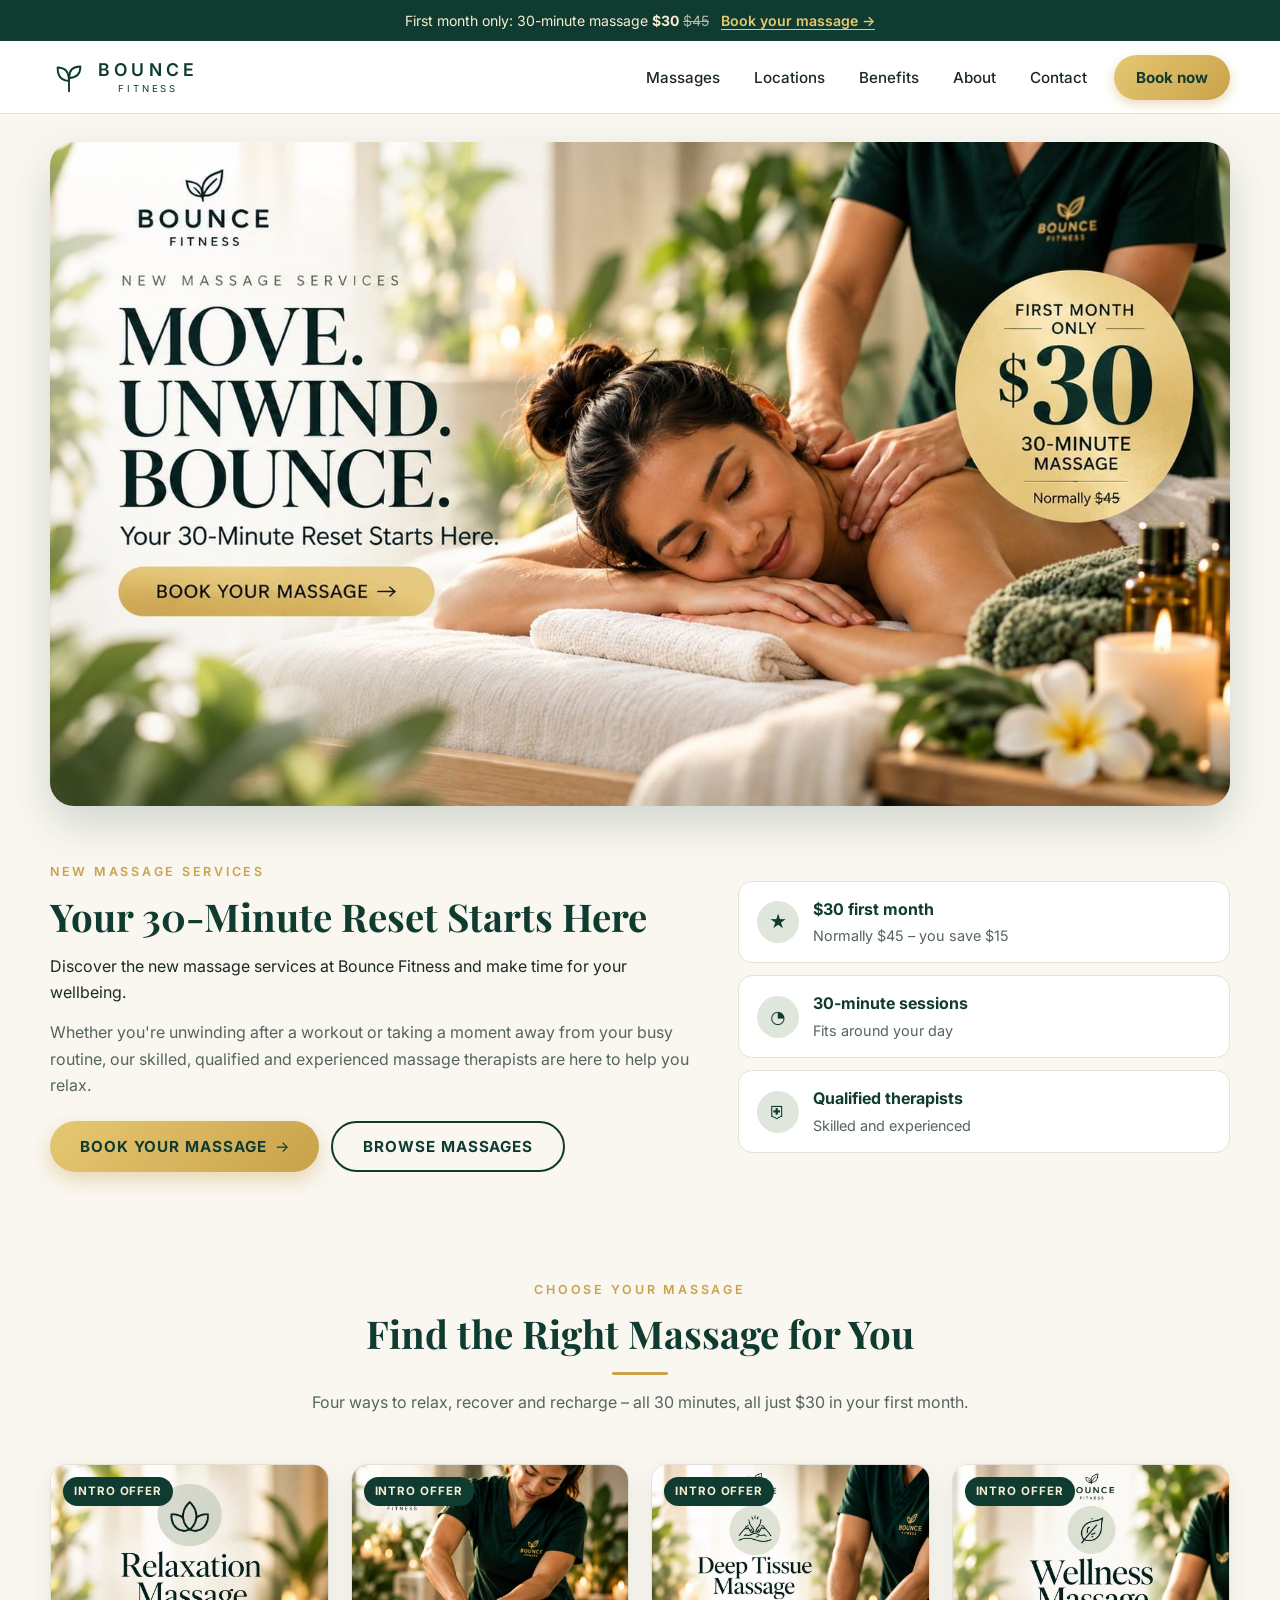
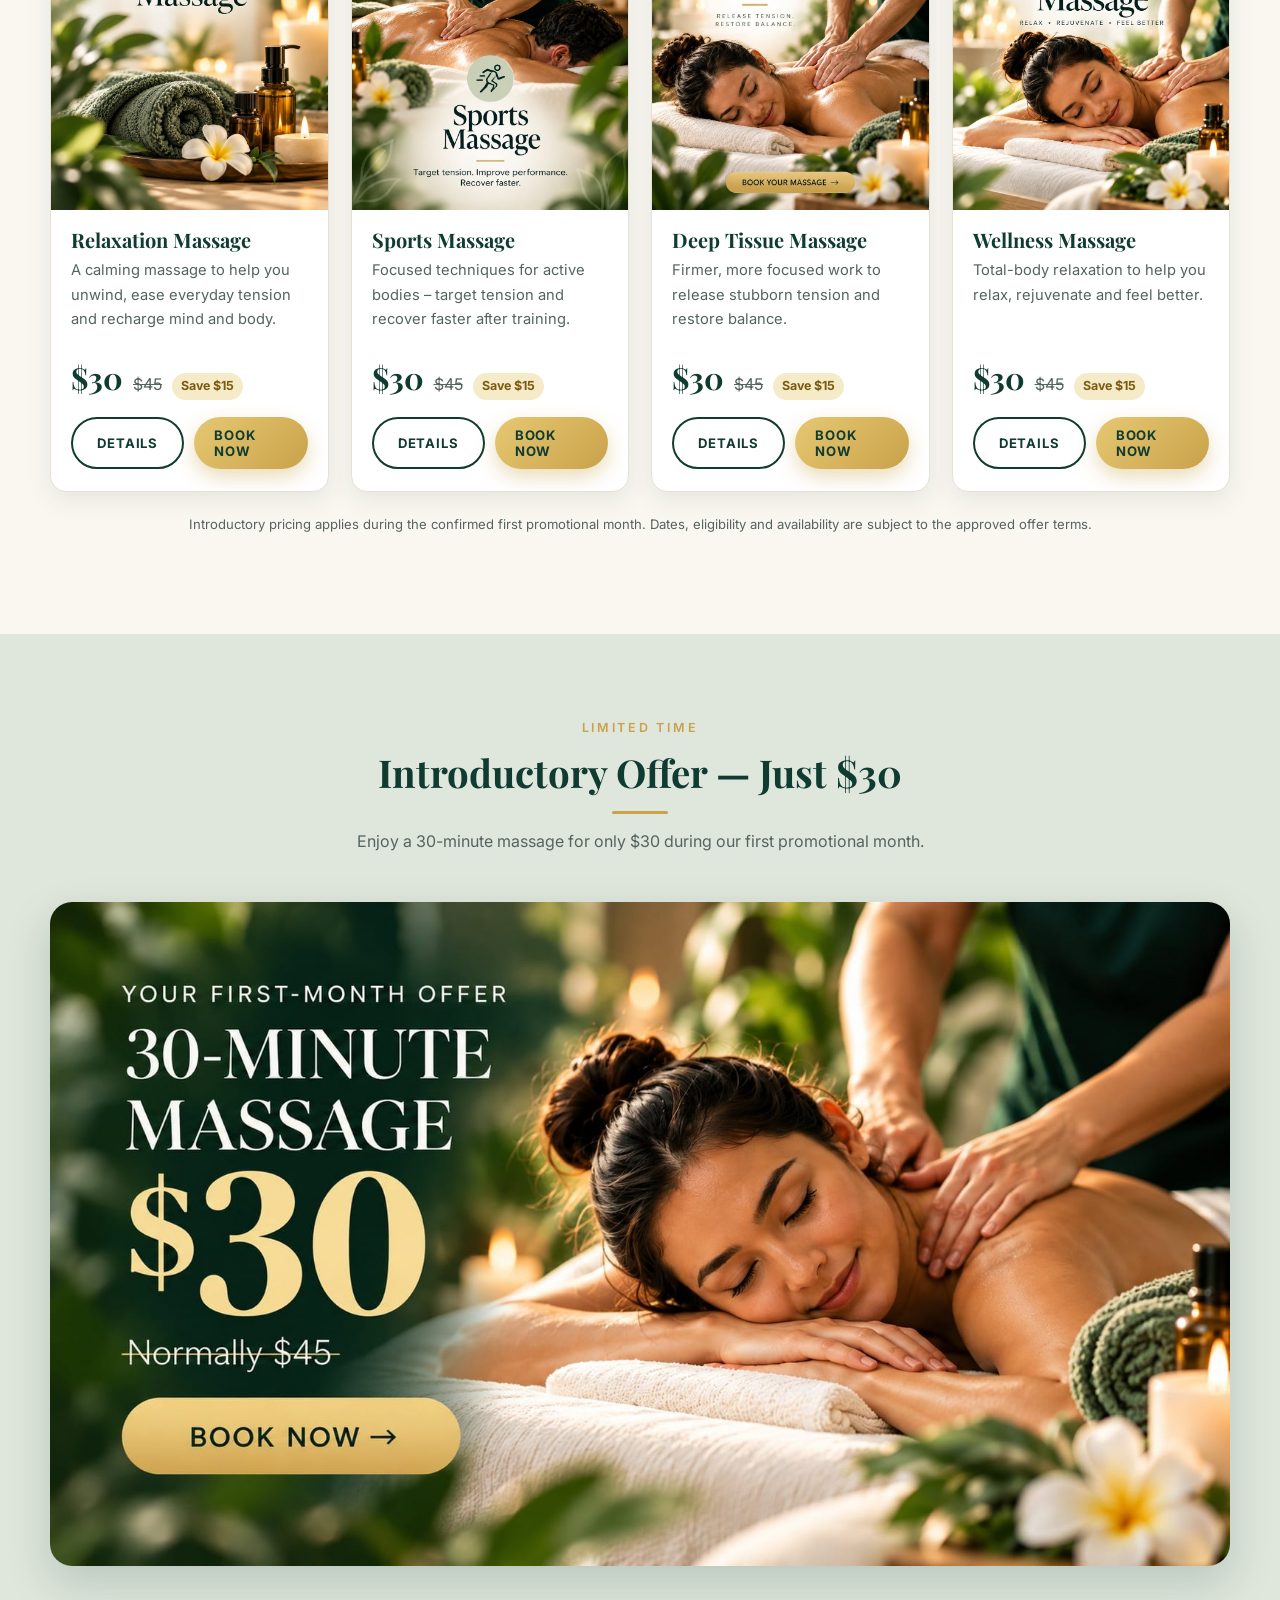
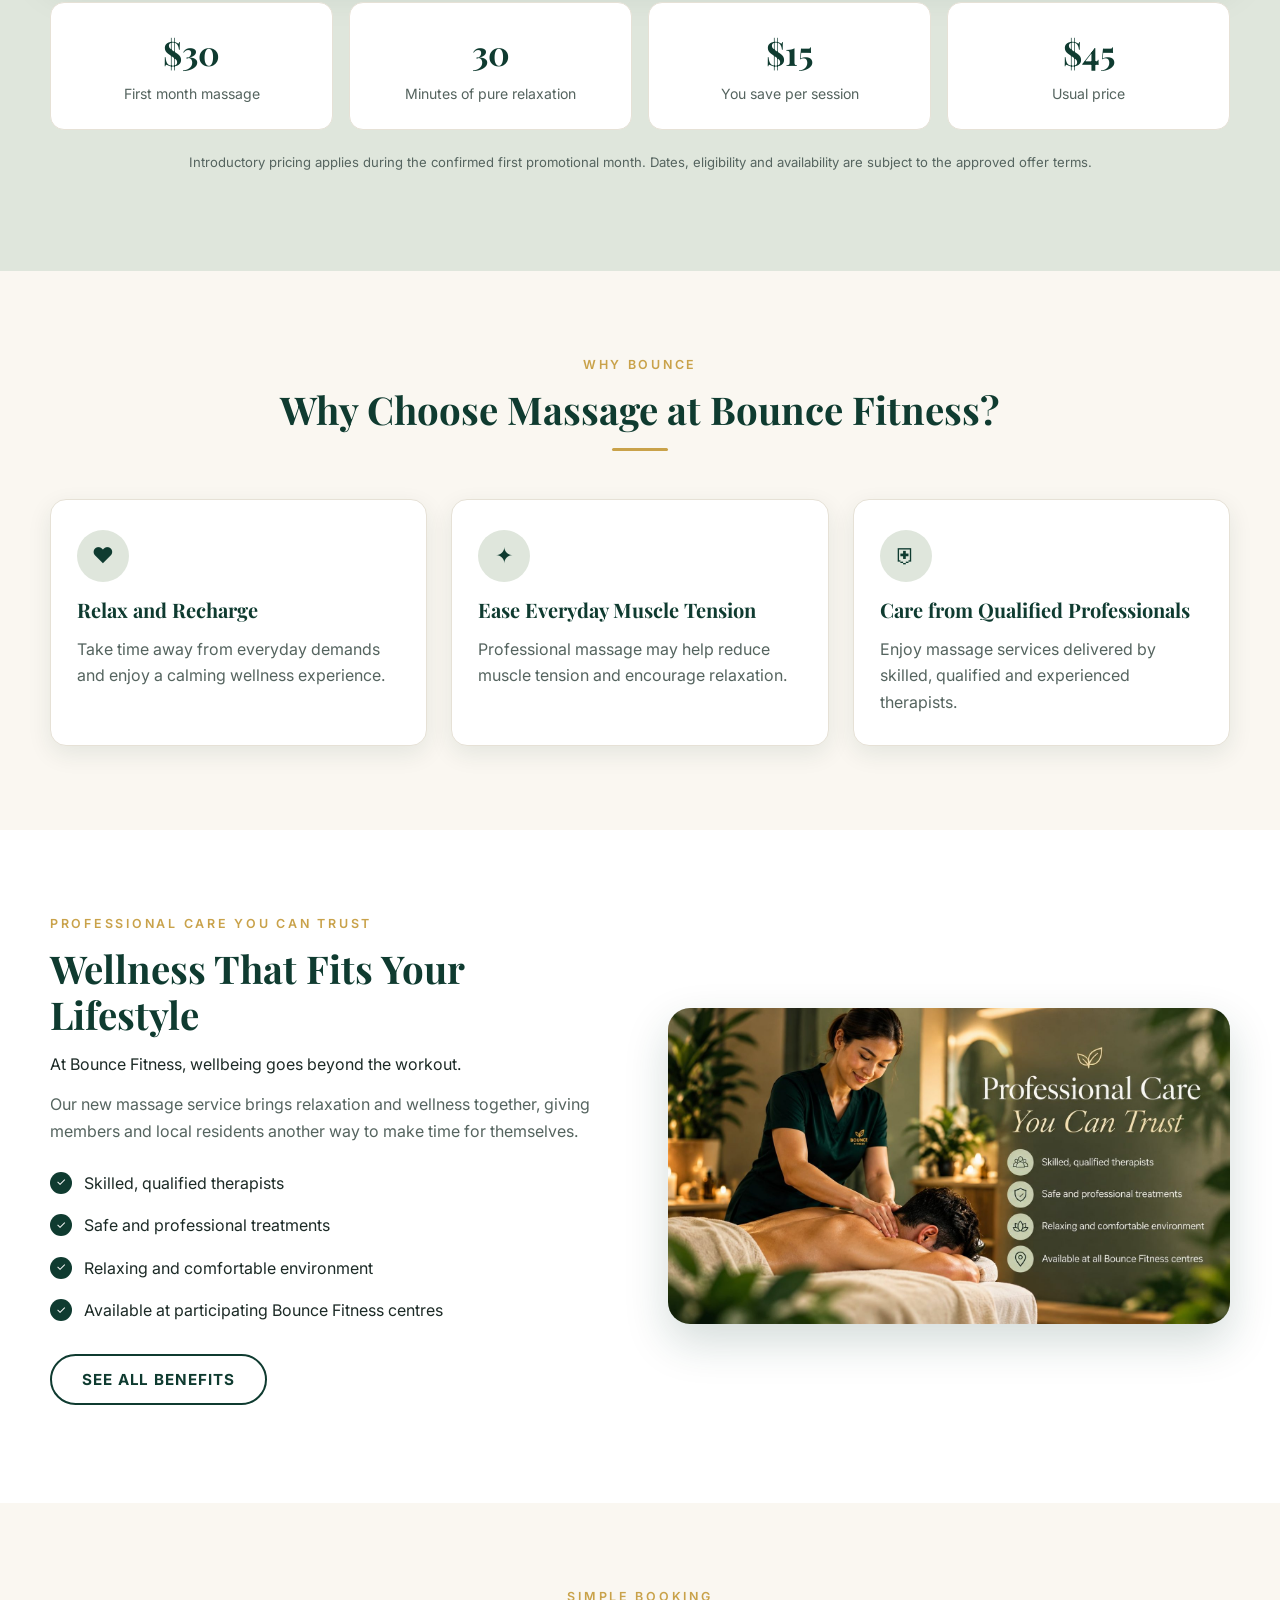
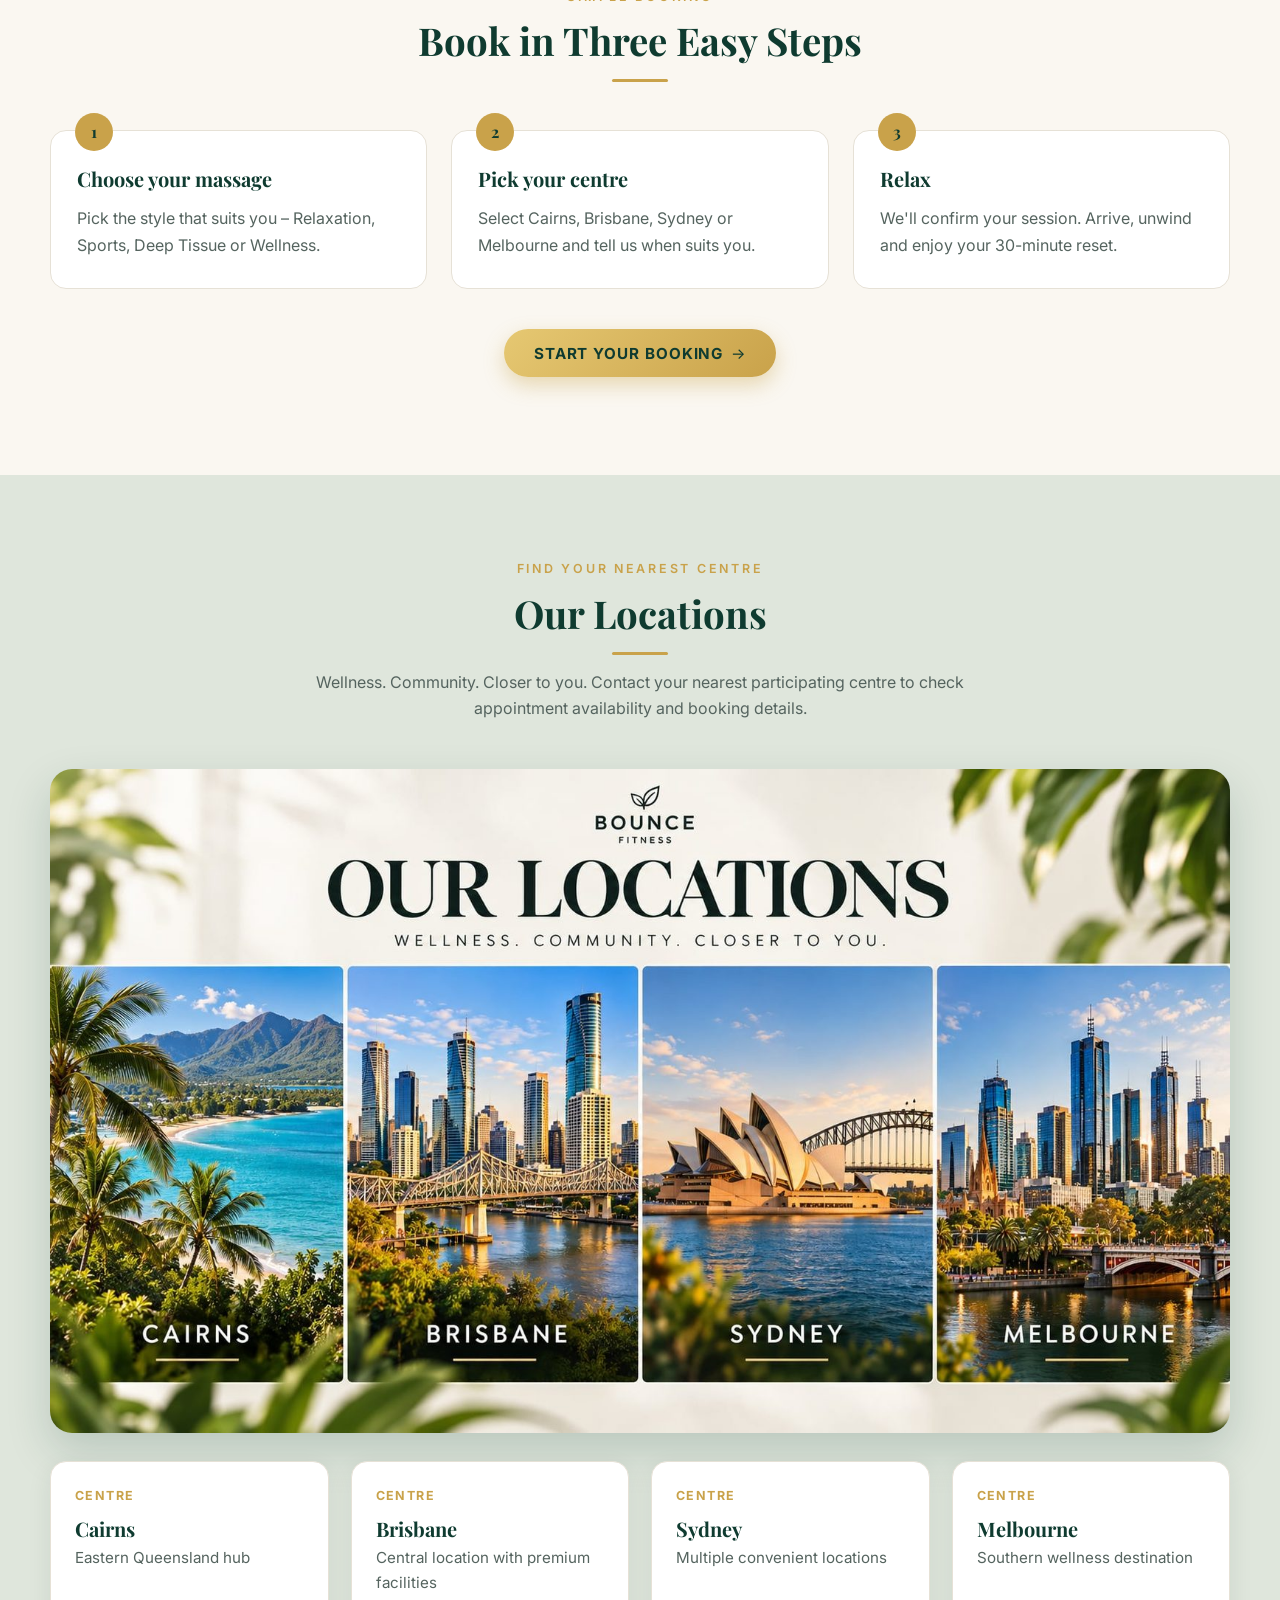
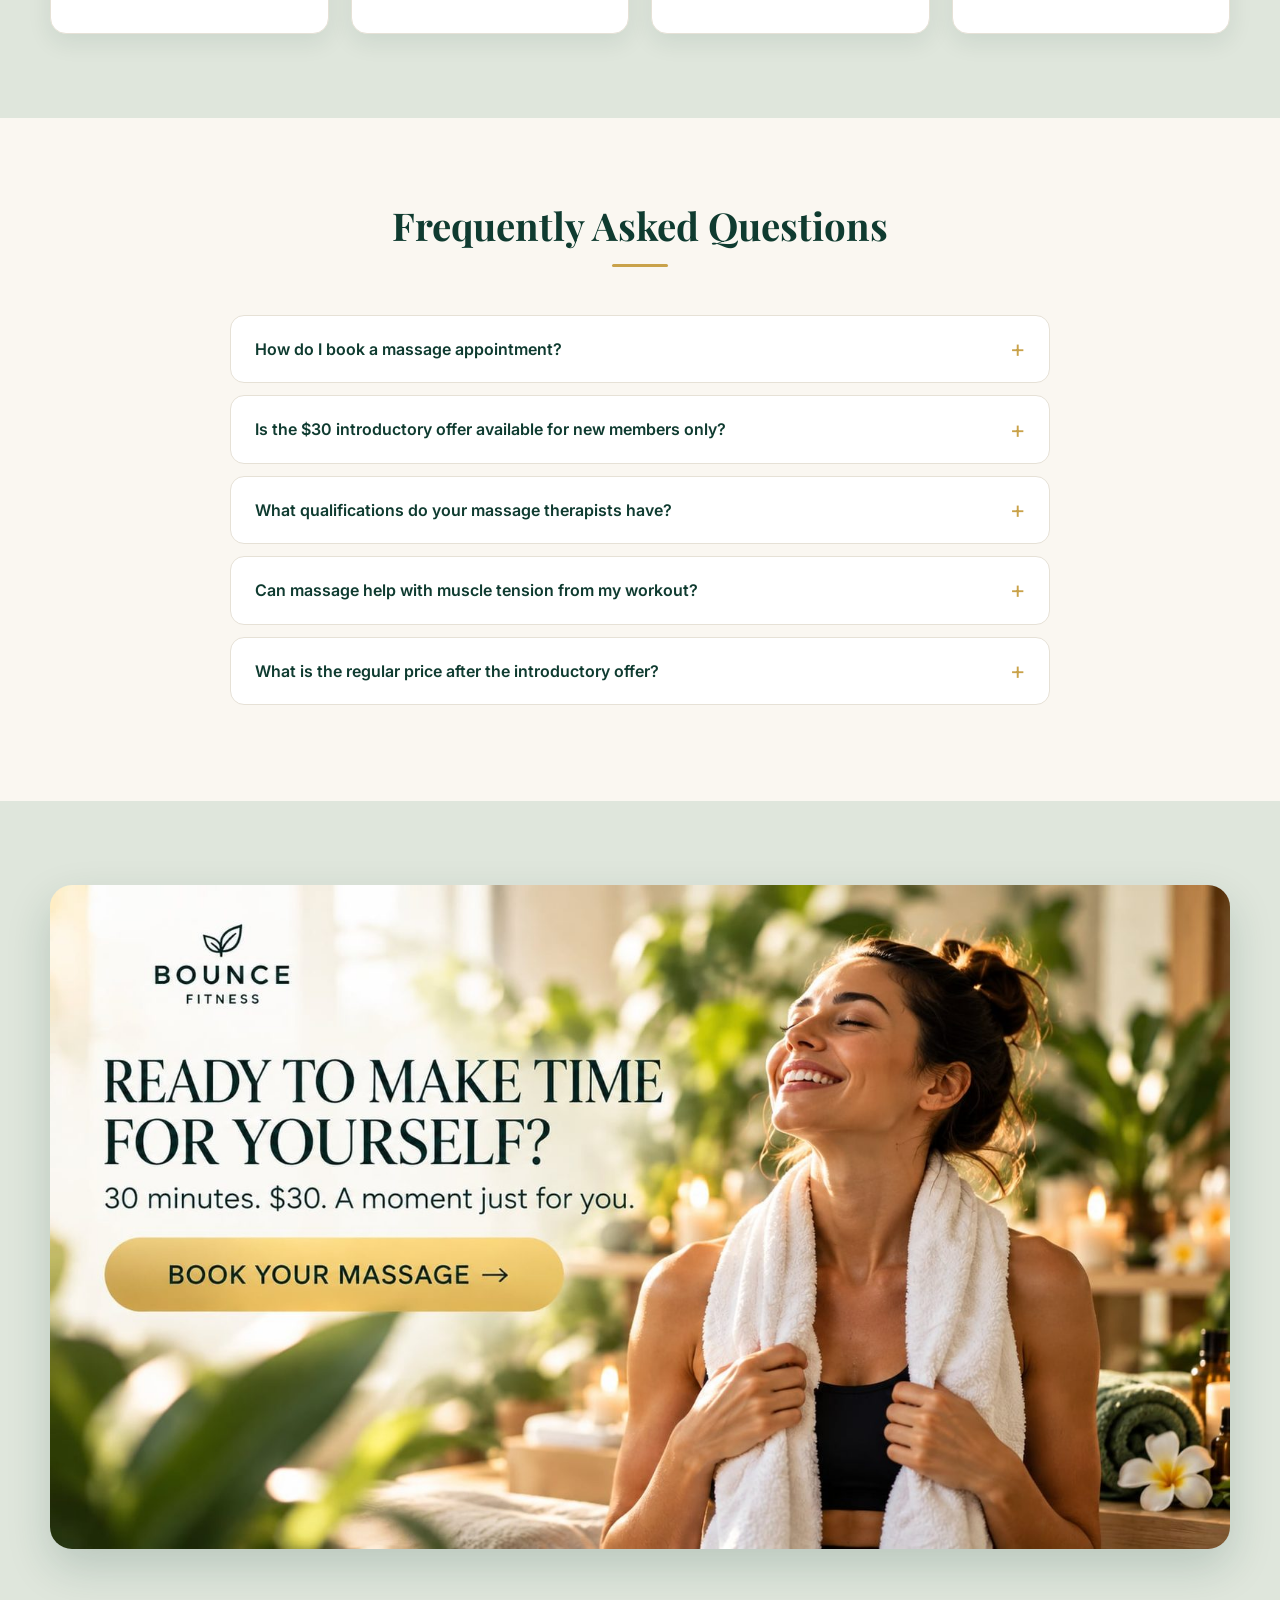
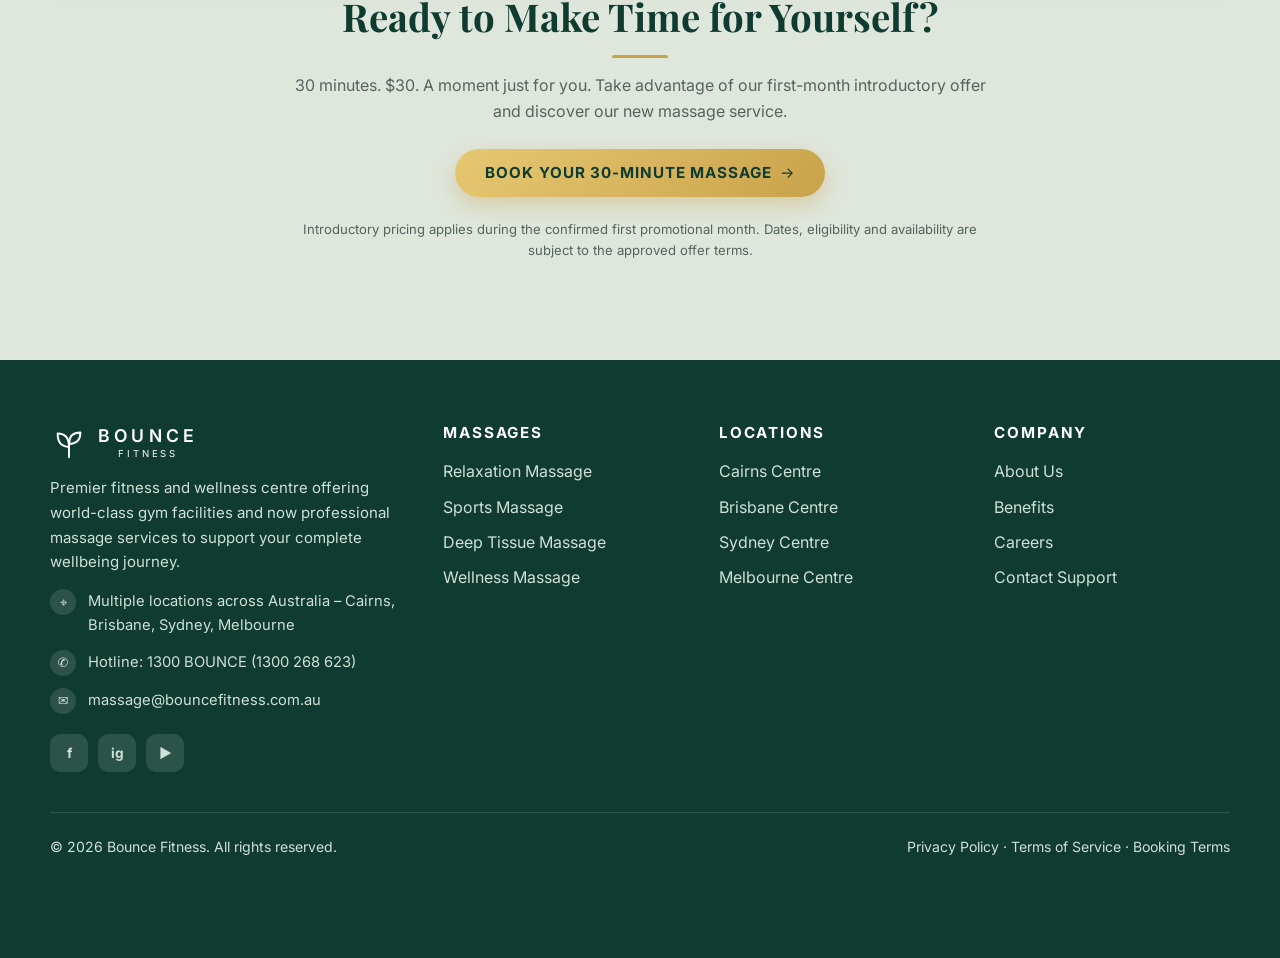
<file: index.html>
<!DOCTYPE html>
<html lang="en">
<head>
  <meta charset="UTF-8">
  <meta name="viewport" content="width=device-width, initial-scale=1">
  <title>Bounce Fitness | 30-Minute Massage – $30 Introductory Offer</title>
  <meta name="description" content="Move. Unwind. Bounce. Discover the new massage services at Bounce Fitness – a 30-minute massage for $30 in your first month.">
  <meta property="og:title" content="Bounce Fitness | 30-Minute Massage – $30 Introductory Offer">
  <meta property="og:description" content="Move. Unwind. Bounce. Discover the new massage services at Bounce Fitness – a 30-minute massage for $30 in your first month.">
  <meta property="og:type" content="website">
  <meta property="og:image" content="images/hero-banner.jpg">
  <meta name="theme-color" content="#0f3b30">
  <link rel="icon" href="data:image/svg+xml,%3Csvg xmlns='http://www.w3.org/2000/svg' viewBox='0 0 40 40'%3E%3Crect width='40' height='40' rx='9' fill='%230f3b30'/%3E%3Cpath d='M20 33V20M20 24c-8 0-12-5-12-14 8 0 12 5 12 14zM20 21c0-8 4-12 12-12 0 8-4 12-12 12z' fill='none' stroke='%23e6c872' stroke-width='2' stroke-linecap='round' stroke-linejoin='round'/%3E%3C/svg%3E">
  <link rel="preconnect" href="https://fonts.googleapis.com">
  <link rel="preconnect" href="https://fonts.gstatic.com" crossorigin>
  <link href="https://fonts.googleapis.com/css2?family=Inter:wght@400;500;600;700&family=Playfair+Display:wght@500;700&display=swap" rel="stylesheet">
  <link rel="stylesheet" href="css/style.css">
  <script type="application/ld+json">{"@context": "https://schema.org", "@type": "HealthClub", "name": "Bounce Fitness", "telephone": "1300268623", "email": "massage@bouncefitness.com.au", "areaServed": ["Cairns", "Brisbane", "Sydney", "Melbourne"], "makesOffer": {"@type": "Offer", "name": "30-Minute Massage \u2013 Introductory Offer", "price": "30", "priceCurrency": "AUD"}}</script>
</head>
<body>
<a class="skip" href="#main">Skip to content</a>
<div class="promo">First month only: 30-minute massage <strong>$30</strong> <s>$45</s> <a href="booking.html">Book your massage →</a></div>
<header class="site-header">
  <div class="container nav-wrap">
    <a class="logo" href="index.html" aria-label="Bounce Fitness – home">
      <svg viewBox="0 0 40 40" fill="none" stroke="currentColor" stroke-width="2" stroke-linecap="round" stroke-linejoin="round" aria-hidden="true"><path d="M20 35V20"/><path d="M20 24C12 24 8 19 8 10c8 0 12 5 12 14z"/><path d="M20 21c0-8 4-12 12-12 0 8-4 12-12 12z"/></svg>
      <span class="word"><b>BOUNCE</b><small>FITNESS</small></span>
    </a>
    <input type="checkbox" id="nav-toggle" class="nav-toggle" aria-label="Toggle menu">
    <label for="nav-toggle" class="burger" aria-hidden="true">☰</label>
    <nav aria-label="Main"><ul class="nav-links">
      <li><a href="massages.html">Massages</a></li><li><a href="locations.html">Locations</a></li><li><a href="benefits.html">Benefits</a></li><li><a href="about.html">About</a></li><li><a href="contact.html">Contact</a></li><li><a class="nav-cta" href="booking.html">Book now</a></li>
    </ul></nav>
  </div>
</header>

<main id="main">
<section class="hero">
  <div class="container">
    <h1 class="sr-only">Your 30-Minute Reset Starts Here – new massage services at Bounce Fitness</h1>
    <a class="banner" href="booking.html"><img src="images/hero-banner.jpg" alt="Move. Unwind. Bounce. Your 30-minute reset starts here. First month only $30, normally $45. Book your massage." width="1600" height="900" fetchpriority="high"></a>
  </div>
</section>

<section class="intro">
  <div class="container intro-grid">
    <div>
      <span class="eyebrow">New massage services</span>
      <h2>Your 30-Minute Reset Starts Here</h2>
      <p class="lead">Discover the new massage services at Bounce Fitness and make time for your wellbeing.</p>
      <p class="muted">Whether you're unwinding after a workout or taking a moment away from your busy routine, our skilled, qualified and experienced massage therapists are here to help you relax.</p>
      <div class="btn-row" style="margin-top:22px">
        <a class="btn" href="booking.html">Book your massage</a>
        <a class="btn btn-ghost no-arrow" href="massages.html">Browse massages</a>
      </div>
    </div>
    <div class="chips">
      <div class="chip"><i>★</i><div><strong>$30 first month</strong><span>Normally $45 – you save $15</span></div></div>
      <div class="chip"><i>◔</i><div><strong>30-minute sessions</strong><span>Fits around your day</span></div></div>
      <div class="chip"><i>⛨</i><div><strong>Qualified therapists</strong><span>Skilled and experienced</span></div></div>
    </div>
  </div>
</section>

<section id="massages">
  <div class="container">
    <div class="sec-head">
      <span class="eyebrow">Choose your massage</span>
      <h2>Find the Right Massage for You</h2>
      <p>Four ways to relax, recover and recharge – all 30 minutes, all just $30 in your first month.</p>
    </div>
    <div class="grid-4">
      <article class="product">
      <a class="thumb" href="massage-relaxation.html" aria-label="Relaxation Massage – view details">
        <img src="images/relaxation.jpg" alt="Relaxation Massage at Bounce Fitness" width="900" height="1125" loading="lazy" decoding="async">
        <span class="tag">Intro offer</span>
      </a>
      <div class="body">
        <h3><a href="massage-relaxation.html">Relaxation Massage</a></h3>
        <p class="desc">A calming massage to help you unwind, ease everyday tension and recharge mind and body.</p>
        <div class="price-line"><span class="now">$30</span><s>$45</s><span class="save">Save $15</span></div>
        <div class="actions">
          <a class="btn btn-ghost btn-sm no-arrow" href="massage-relaxation.html">Details</a>
          <a class="btn btn-sm no-arrow" href="booking-relaxation.html">Book now</a>
        </div>
      </div>
    </article><article class="product">
      <a class="thumb" href="massage-sports.html" aria-label="Sports Massage – view details">
        <img src="images/sports.jpg" alt="Sports Massage at Bounce Fitness" width="900" height="1125" loading="lazy" decoding="async">
        <span class="tag">Intro offer</span>
      </a>
      <div class="body">
        <h3><a href="massage-sports.html">Sports Massage</a></h3>
        <p class="desc">Focused techniques for active bodies – target tension and recover faster after training.</p>
        <div class="price-line"><span class="now">$30</span><s>$45</s><span class="save">Save $15</span></div>
        <div class="actions">
          <a class="btn btn-ghost btn-sm no-arrow" href="massage-sports.html">Details</a>
          <a class="btn btn-sm no-arrow" href="booking-sports.html">Book now</a>
        </div>
      </div>
    </article><article class="product">
      <a class="thumb" href="massage-deep-tissue.html" aria-label="Deep Tissue Massage – view details">
        <img src="images/deep-tissue.jpg" alt="Deep Tissue Massage at Bounce Fitness" width="900" height="1125" loading="lazy" decoding="async">
        <span class="tag">Intro offer</span>
      </a>
      <div class="body">
        <h3><a href="massage-deep-tissue.html">Deep Tissue Massage</a></h3>
        <p class="desc">Firmer, more focused work to release stubborn tension and restore balance.</p>
        <div class="price-line"><span class="now">$30</span><s>$45</s><span class="save">Save $15</span></div>
        <div class="actions">
          <a class="btn btn-ghost btn-sm no-arrow" href="massage-deep-tissue.html">Details</a>
          <a class="btn btn-sm no-arrow" href="booking-deep-tissue.html">Book now</a>
        </div>
      </div>
    </article><article class="product">
      <a class="thumb" href="massage-wellness.html" aria-label="Wellness Massage – view details">
        <img src="images/wellness.jpg" alt="Wellness Massage at Bounce Fitness" width="900" height="1125" loading="lazy" decoding="async">
        <span class="tag">Intro offer</span>
      </a>
      <div class="body">
        <h3><a href="massage-wellness.html">Wellness Massage</a></h3>
        <p class="desc">Total-body relaxation to help you relax, rejuvenate and feel better.</p>
        <div class="price-line"><span class="now">$30</span><s>$45</s><span class="save">Save $15</span></div>
        <div class="actions">
          <a class="btn btn-ghost btn-sm no-arrow" href="massage-wellness.html">Details</a>
          <a class="btn btn-sm no-arrow" href="booking-wellness.html">Book now</a>
        </div>
      </div>
    </article>
    </div>
    <p class="fineprint">Introductory pricing applies during the confirmed first promotional month. Dates, eligibility and availability are subject to the approved offer terms.</p>
  </div>
</section>

<section class="bg-sage" id="offer">
  <div class="container">
    <div class="sec-head">
      <span class="eyebrow">Limited time</span>
      <h2>Introductory Offer — Just $30</h2>
      <p>Enjoy a 30-minute massage for only $30 during our first promotional month.</p>
    </div>
    <a class="banner" href="booking.html"><img src="images/offer-30.jpg" alt="Your first-month offer: 30-minute massage $30, normally $45. Book now." width="1600" height="900" loading="lazy" decoding="async"></a>
    <div class="stats">
      <div class="stat"><strong>$30</strong><span>First month massage</span></div>
      <div class="stat"><strong>30</strong><span>Minutes of pure relaxation</span></div>
      <div class="stat"><strong>$15</strong><span>You save per session</span></div>
      <div class="stat"><strong>$45</strong><span>Usual price</span></div>
    </div>
    <p class="fineprint">Introductory pricing applies during the confirmed first promotional month. Dates, eligibility and availability are subject to the approved offer terms.</p>
  </div>
</section>

<section>
  <div class="container">
    <div class="sec-head">
      <span class="eyebrow">Why Bounce</span>
      <h2>Why Choose Massage at Bounce Fitness?</h2>
    </div>
    <div class="grid-3">
      <article class="card"><div class="ico">♥</div><h3>Relax and Recharge</h3><p>Take time away from everyday demands and enjoy a calming wellness experience.</p></article>
      <article class="card"><div class="ico">✦</div><h3>Ease Everyday Muscle Tension</h3><p>Professional massage may help reduce muscle tension and encourage relaxation.</p></article>
      <article class="card"><div class="ico">⛨</div><h3>Care from Qualified Professionals</h3><p>Enjoy massage services delivered by skilled, qualified and experienced therapists.</p></article>
    </div>
  </div>
</section>

<section class="bg-white">
  <div class="container split">
    <div>
      <span class="eyebrow">Professional care you can trust</span>
      <h2>Wellness That Fits Your Lifestyle</h2>
      <p>At Bounce Fitness, wellbeing goes beyond the workout.</p>
      <p class="muted">Our new massage service brings relaxation and wellness together, giving members and local residents another way to make time for themselves.</p>
      <ul class="check-list">
        <li>Skilled, qualified therapists</li>
        <li>Safe and professional treatments</li>
        <li>Relaxing and comfortable environment</li>
        <li>Available at participating Bounce Fitness centres</li>
      </ul>
      <p style="margin-top:22px"><a class="btn btn-ghost no-arrow" href="benefits.html">See all benefits</a></p>
    </div>
    <div class="banner"><img src="images/trust-care.jpg" alt="Professional care you can trust: skilled, qualified therapists in a relaxing environment" width="1600" height="900" loading="lazy" decoding="async"></div>
  </div>
</section>

<section>
  <div class="container">
    <div class="sec-head">
      <span class="eyebrow">Simple booking</span>
      <h2>Book in Three Easy Steps</h2>
    </div>
    <div class="steps">
      <div class="step"><h3>Choose your massage</h3><p>Pick the style that suits you – Relaxation, Sports, Deep Tissue or Wellness.</p></div>
      <div class="step"><h3>Pick your centre</h3><p>Select Cairns, Brisbane, Sydney or Melbourne and tell us when suits you.</p></div>
      <div class="step"><h3>Relax</h3><p>We'll confirm your session. Arrive, unwind and enjoy your 30-minute reset.</p></div>
    </div>
    <p class="center" style="margin-top:40px"><a class="btn" href="booking.html">Start your booking</a></p>
  </div>
</section>

<section class="bg-sage">
  <div class="container">
    <div class="sec-head">
      <span class="eyebrow">Find your nearest centre</span>
      <h2>Our Locations</h2>
      <p>Wellness. Community. Closer to you. Contact your nearest participating centre to check appointment availability and booking details.</p>
    </div>
    <a class="banner" href="locations.html"><img src="images/locations-banner.jpg" alt="Our locations: Cairns, Brisbane, Sydney and Melbourne" width="1600" height="900" loading="lazy" decoding="async"></a>
    <div class="grid-4" style="margin-top:28px">
      <a class="loc" href="locations.html#cairns"><span class="sub">Centre</span><h3>Cairns</h3><p>Eastern Queensland hub</p></a><a class="loc" href="locations.html#brisbane"><span class="sub">Centre</span><h3>Brisbane</h3><p>Central location with premium facilities</p></a><a class="loc" href="locations.html#sydney"><span class="sub">Centre</span><h3>Sydney</h3><p>Multiple convenient locations</p></a><a class="loc" href="locations.html#melbourne"><span class="sub">Centre</span><h3>Melbourne</h3><p>Southern wellness destination</p></a>
    </div>
  </div>
</section>

<section class="faq" id="faq">
  <div class="narrow">
    <div class="sec-head"><h2>Frequently Asked Questions</h2></div>
    <details><summary>How do I book a massage appointment?</summary><div class="answer"><p>Use our <a href="booking.html"><u>online booking form</u></a>, call 1300 BOUNCE (1300 268 623), or contact your nearest Bounce Fitness centre to check availability.</p></div></details>
    <details><summary>Is the $30 introductory offer available for new members only?</summary><div class="answer"><p>Introductory pricing applies during the confirmed first promotional month. Dates, eligibility and availability are subject to the approved offer terms. Please contact your centre to confirm eligibility.</p></div></details>
    <details><summary>What qualifications do your massage therapists have?</summary><div class="answer"><p>Our massage services are delivered by skilled, qualified and experienced therapists. Learn more on our <a href="about.html#therapists"><u>About page</u></a>.</p></div></details>
    <details><summary>Can massage help with muscle tension from my workout?</summary><div class="answer"><p>Professional massage may help reduce muscle tension and encourage relaxation. Our <a href="massage-sports.html"><u>Sports Massage</u></a> is designed for active bodies.</p></div></details>
    <details><summary>What is the regular price after the introductory offer?</summary><div class="answer"><p>The usual price for a 30-minute massage is $45, so you save $15 per session during the introductory offer.</p></div></details>
  </div>
</section>

<section class="bg-sage">
  <div class="container">
    <a class="banner" href="booking.html"><img src="images/cta-ready.jpg" alt="Ready to make time for yourself? 30 minutes. $30. A moment just for you. Book your massage." width="1600" height="900" loading="lazy" decoding="async"></a>
    <div class="sec-head" style="margin:44px auto 0">
      <h2>Ready to Make Time for Yourself?</h2>
      <p>30 minutes. $30. A moment just for you. Take advantage of our first-month introductory offer and discover our new massage service.</p>
      <p style="margin-top:24px"><a class="btn" href="booking.html">Book your 30-minute massage</a></p>
      <p class="fineprint">Introductory pricing applies during the confirmed first promotional month. Dates, eligibility and availability are subject to the approved offer terms.</p>
    </div>
  </div>
</section>
</main>

<footer class="site-footer">
  <div class="container">
    <div class="footer-grid">
      <div>
        <a class="logo" href="index.html" aria-label="Bounce Fitness – home">
      <svg viewBox="0 0 40 40" fill="none" stroke="currentColor" stroke-width="2" stroke-linecap="round" stroke-linejoin="round" aria-hidden="true"><path d="M20 35V20"/><path d="M20 24C12 24 8 19 8 10c8 0 12 5 12 14z"/><path d="M20 21c0-8 4-12 12-12 0 8-4 12-12 12z"/></svg>
      <span class="word"><b>BOUNCE</b><small>FITNESS</small></span>
    </a>
        <p>Premier fitness and wellness centre offering world-class gym facilities and now professional massage services to support your complete wellbeing journey.</p>
        <div class="contact-line"><b>⌖</b><span>Multiple locations across Australia – Cairns, Brisbane, Sydney, Melbourne</span></div>
        <div class="contact-line"><b>✆</b><span>Hotline: <a href="tel:1300268623">1300 BOUNCE (1300 268 623)</a></span></div>
        <div class="contact-line"><b>✉</b><span><a href="mailto:massage@bouncefitness.com.au">massage@bouncefitness.com.au</a></span></div>
        <div class="socials"><a href="#" aria-label="Facebook">f</a><a href="#" aria-label="Instagram">ig</a><a href="#" aria-label="YouTube">▶</a></div>
      </div>
      <div>
        <h4>Massages</h4>
        <ul>
          <li><a href="massage-relaxation.html">Relaxation Massage</a></li><li><a href="massage-sports.html">Sports Massage</a></li><li><a href="massage-deep-tissue.html">Deep Tissue Massage</a></li><li><a href="massage-wellness.html">Wellness Massage</a></li>
        </ul>
      </div>
      <div>
        <h4>Locations</h4>
        <ul>
          <li><a href="locations.html#cairns">Cairns Centre</a></li><li><a href="locations.html#brisbane">Brisbane Centre</a></li><li><a href="locations.html#sydney">Sydney Centre</a></li><li><a href="locations.html#melbourne">Melbourne Centre</a></li>
        </ul>
      </div>
      <div>
        <h4>Company</h4>
        <ul>
          <li><a href="about.html">About Us</a></li>
          <li><a href="benefits.html">Benefits</a></li>
          <li><a href="about.html#careers">Careers</a></li>
          <li><a href="contact.html">Contact Support</a></li>
        </ul>
      </div>
    </div>
    <div class="footer-bottom">
      <span>© 2026 Bounce Fitness. All rights reserved.</span>
      <span><a href="legal.html#privacy">Privacy Policy</a> · <a href="legal.html#terms">Terms of Service</a> · <a href="legal.html#booking-terms">Booking Terms</a></span>
    </div>
  </div>
</footer>
<div class="mobile-bar">
  <div>30-min massage from<strong>$30</strong></div>
  <a class="btn btn-sm" href="booking.html">Book now</a>
</div>
</body>
</html>
</file>
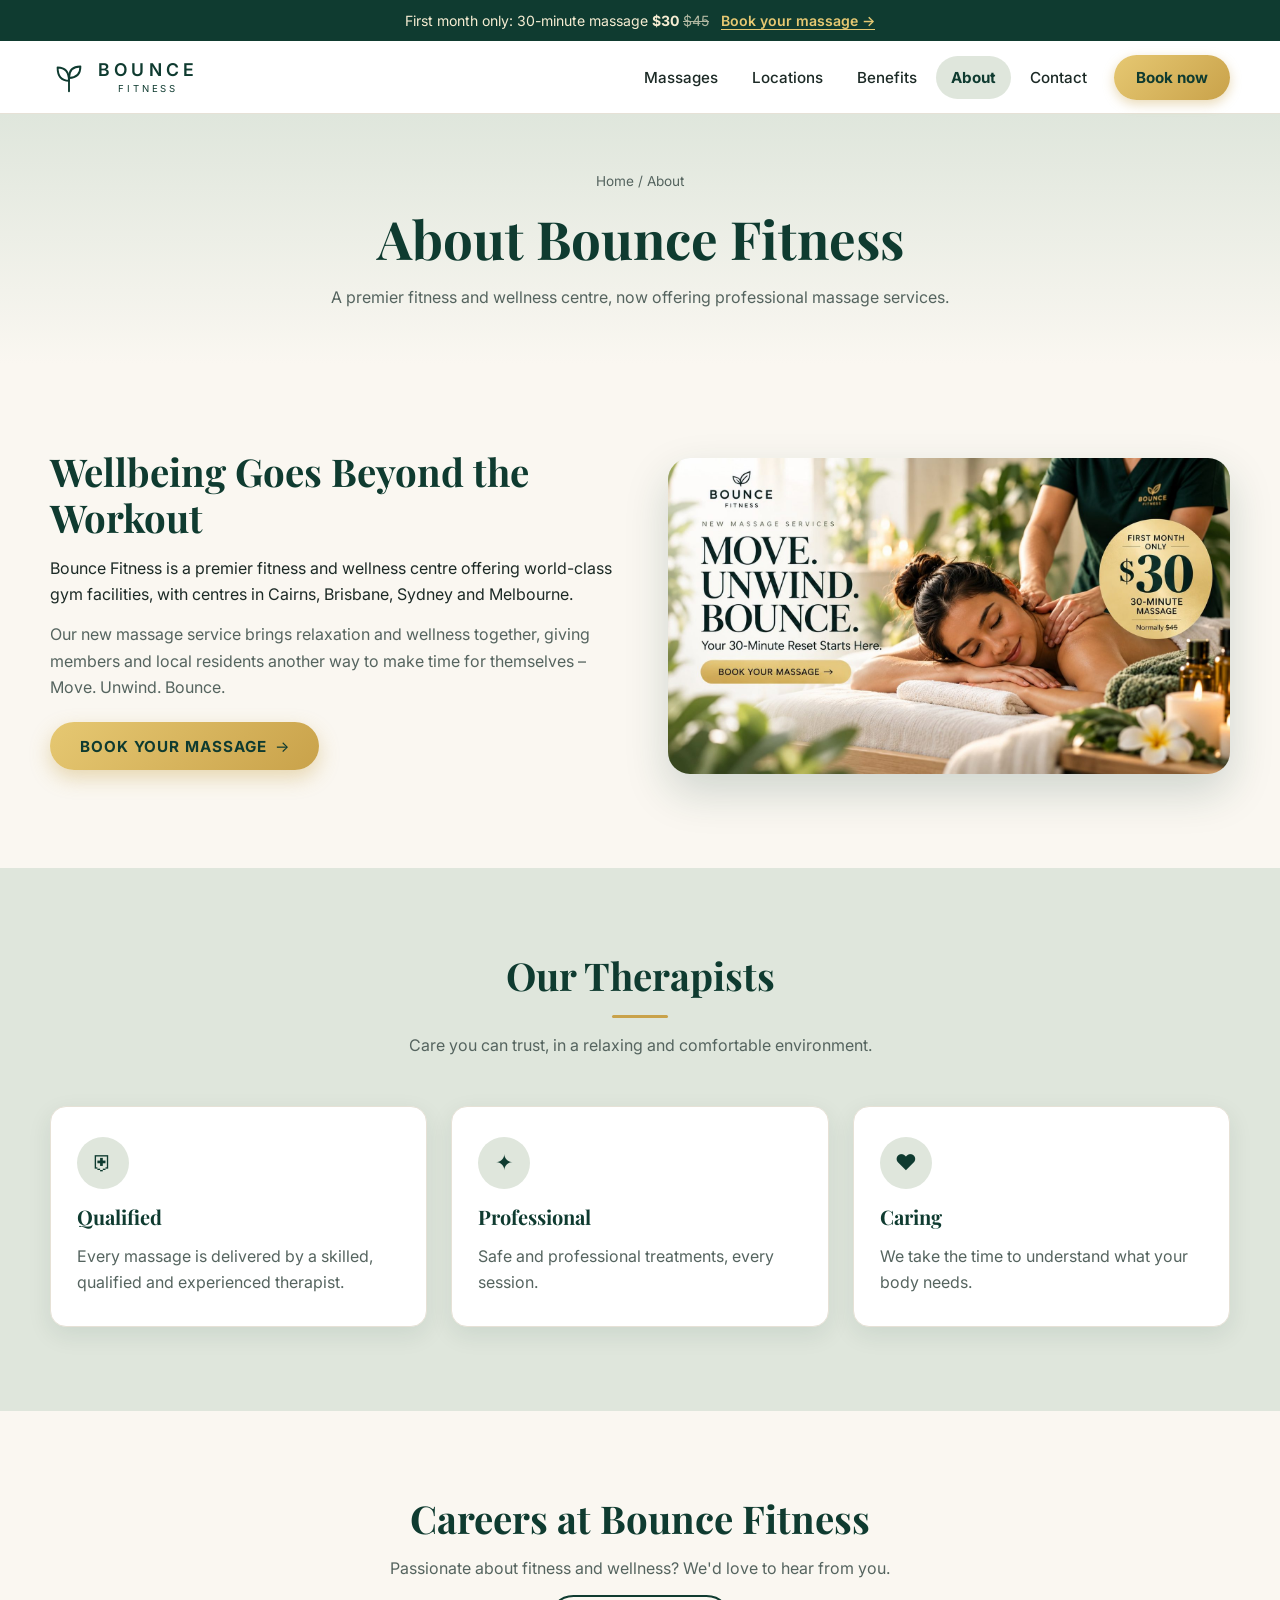
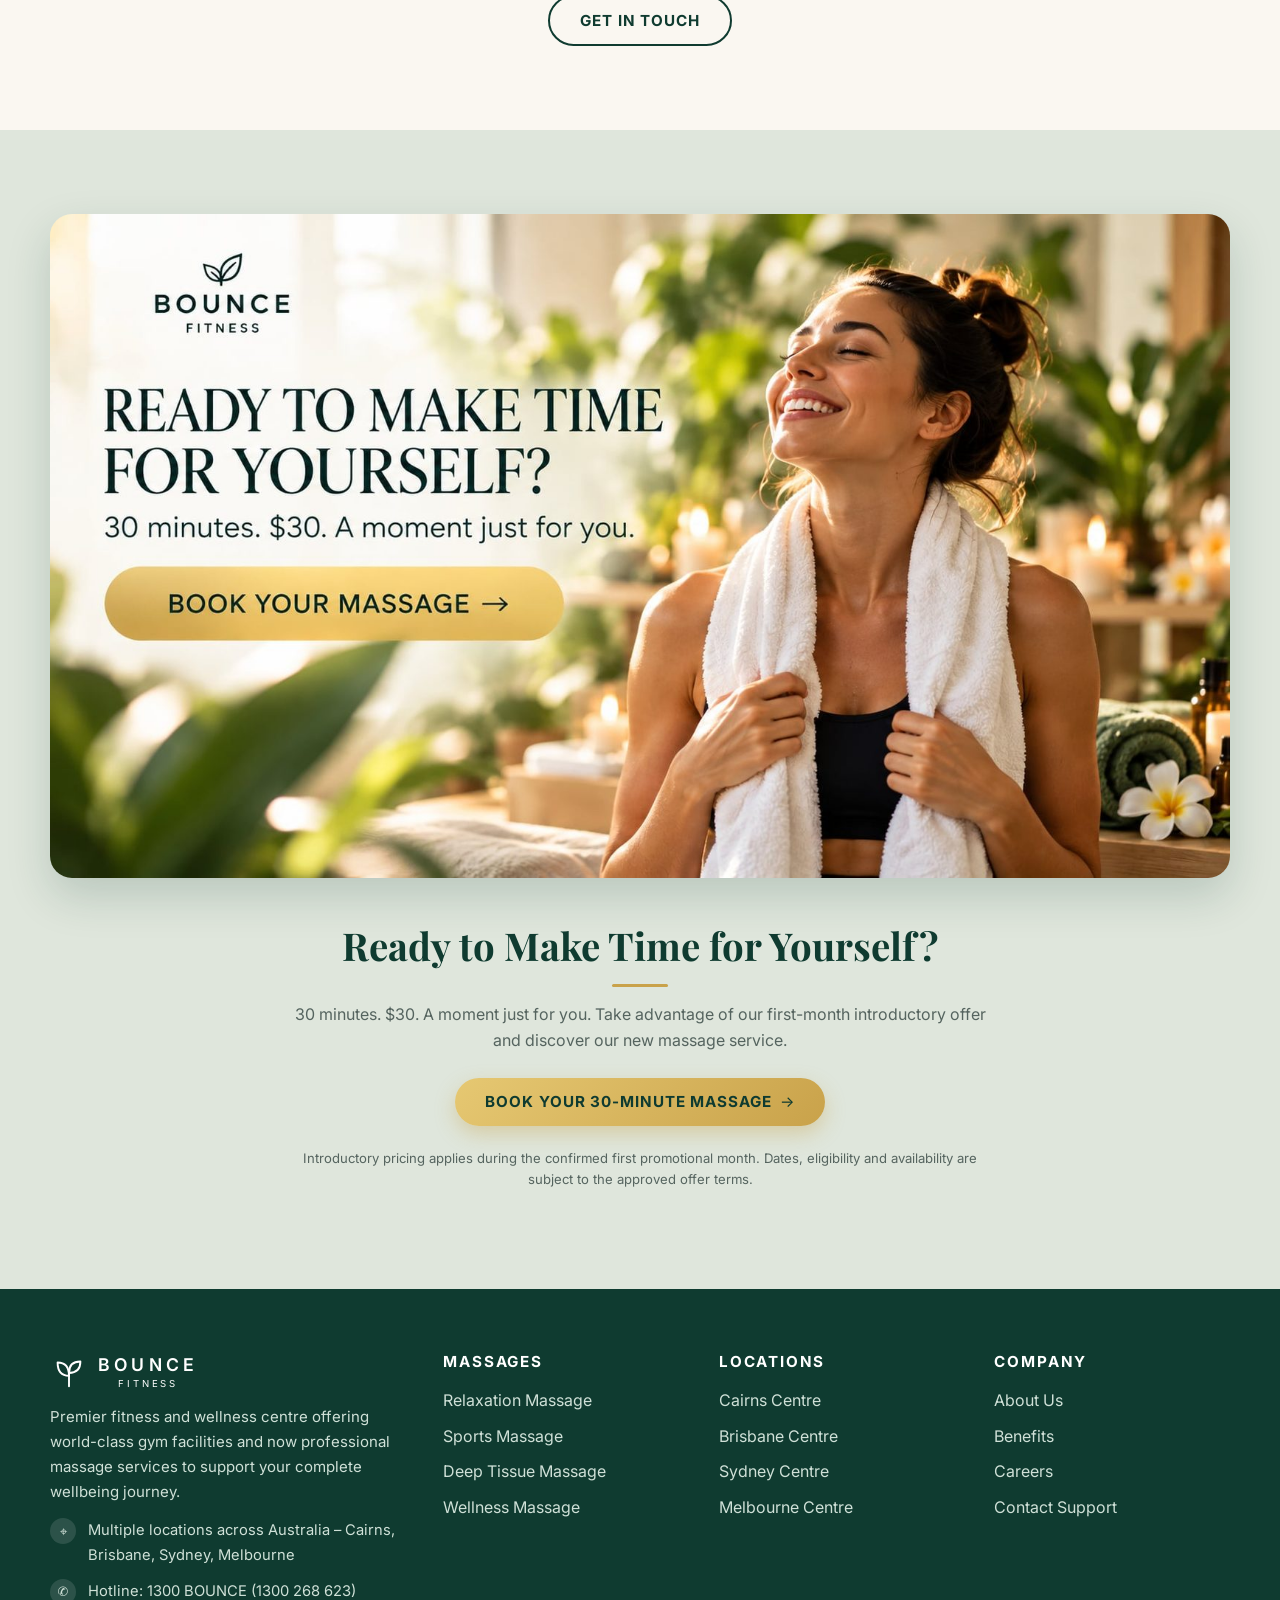
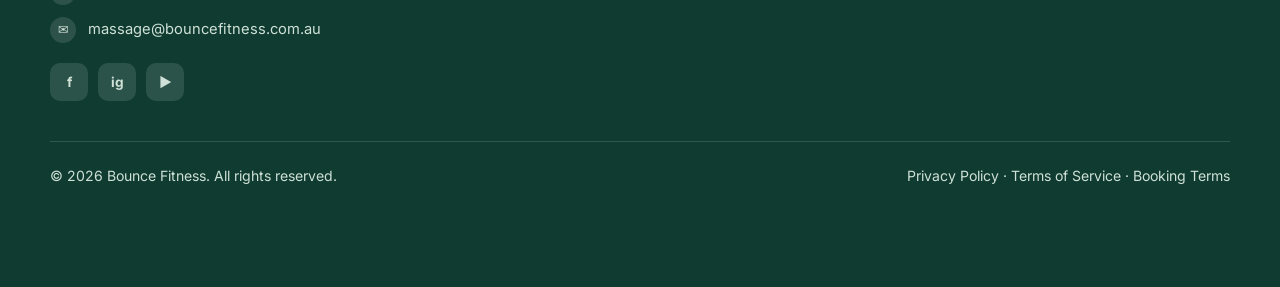
<file: about.html>
<!DOCTYPE html>
<html lang="en">
<head>
  <meta charset="UTF-8">
  <meta name="viewport" content="width=device-width, initial-scale=1">
  <title>About | Bounce Fitness</title>
  <meta name="description" content="About Bounce Fitness – premier fitness and wellness centre with new professional massage services.">
  <meta property="og:title" content="About | Bounce Fitness">
  <meta property="og:description" content="About Bounce Fitness – premier fitness and wellness centre with new professional massage services.">
  <meta property="og:type" content="website">
  <meta property="og:image" content="images/hero-banner.jpg">
  <meta name="theme-color" content="#0f3b30">
  <link rel="icon" href="data:image/svg+xml,%3Csvg xmlns='http://www.w3.org/2000/svg' viewBox='0 0 40 40'%3E%3Crect width='40' height='40' rx='9' fill='%230f3b30'/%3E%3Cpath d='M20 33V20M20 24c-8 0-12-5-12-14 8 0 12 5 12 14zM20 21c0-8 4-12 12-12 0 8-4 12-12 12z' fill='none' stroke='%23e6c872' stroke-width='2' stroke-linecap='round' stroke-linejoin='round'/%3E%3C/svg%3E">
  <link rel="preconnect" href="https://fonts.googleapis.com">
  <link rel="preconnect" href="https://fonts.gstatic.com" crossorigin>
  <link href="https://fonts.googleapis.com/css2?family=Inter:wght@400;500;600;700&family=Playfair+Display:wght@500;700&display=swap" rel="stylesheet">
  <link rel="stylesheet" href="css/style.css">
</head>
<body>
<a class="skip" href="#main">Skip to content</a>
<div class="promo">First month only: 30-minute massage <strong>$30</strong> <s>$45</s> <a href="booking.html">Book your massage →</a></div>
<header class="site-header">
  <div class="container nav-wrap">
    <a class="logo" href="index.html" aria-label="Bounce Fitness – home">
      <svg viewBox="0 0 40 40" fill="none" stroke="currentColor" stroke-width="2" stroke-linecap="round" stroke-linejoin="round" aria-hidden="true"><path d="M20 35V20"/><path d="M20 24C12 24 8 19 8 10c8 0 12 5 12 14z"/><path d="M20 21c0-8 4-12 12-12 0 8-4 12-12 12z"/></svg>
      <span class="word"><b>BOUNCE</b><small>FITNESS</small></span>
    </a>
    <input type="checkbox" id="nav-toggle" class="nav-toggle" aria-label="Toggle menu">
    <label for="nav-toggle" class="burger" aria-hidden="true">☰</label>
    <nav aria-label="Main"><ul class="nav-links">
      <li><a href="massages.html">Massages</a></li><li><a href="locations.html">Locations</a></li><li><a href="benefits.html">Benefits</a></li><li><a class="active" aria-current="page" href="about.html">About</a></li><li><a href="contact.html">Contact</a></li><li><a class="nav-cta" href="booking.html">Book now</a></li>
    </ul></nav>
  </div>
</header>

<main id="main">
<section class="page-hero">
  <div class="container">
    <nav class="breadcrumb" aria-label="Breadcrumb"><a href="index.html">Home</a> / About</nav>
    <h1>About Bounce Fitness</h1>
    <p>A premier fitness and wellness centre, now offering professional massage services.</p>
  </div>
</section>
<section>
  <div class="container split">
    <div>
      <h2>Wellbeing Goes Beyond the Workout</h2>
      <p>Bounce Fitness is a premier fitness and wellness centre offering world-class gym facilities, with centres in Cairns, Brisbane, Sydney and Melbourne.</p>
      <p class="muted">Our new massage service brings relaxation and wellness together, giving members and local residents another way to make time for themselves – Move. Unwind. Bounce.</p>
      <p style="margin-top:22px"><a class="btn" href="booking.html">Book your massage</a></p>
    </div>
    <div class="banner"><img src="images/hero-banner.jpg" alt="Move. Unwind. Bounce." width="1600" height="900" loading="lazy" decoding="async"></div>
  </div>
</section>
<section class="bg-sage" id="therapists">
  <div class="container">
    <div class="sec-head"><h2>Our Therapists</h2><p>Care you can trust, in a relaxing and comfortable environment.</p></div>
    <div class="grid-3">
      <article class="card"><div class="ico">⛨</div><h3>Qualified</h3><p>Every massage is delivered by a skilled, qualified and experienced therapist.</p></article>
      <article class="card"><div class="ico">✦</div><h3>Professional</h3><p>Safe and professional treatments, every session.</p></article>
      <article class="card"><div class="ico">♥</div><h3>Caring</h3><p>We take the time to understand what your body needs.</p></article>
    </div>
  </div>
</section>
<section id="careers">
  <div class="narrow center">
    <h2>Careers at Bounce Fitness</h2>
    <p class="muted">Passionate about fitness and wellness? We'd love to hear from you.</p>
    <a class="btn btn-ghost no-arrow" href="mailto:massage@bouncefitness.com.au?subject=Careers">Get in touch</a>
  </div>
</section>
<section class="bg-sage">
  <div class="container">
    <a class="banner" href="booking.html"><img src="images/cta-ready.jpg" alt="Ready to make time for yourself? 30 minutes. $30. A moment just for you. Book your massage." width="1600" height="900" loading="lazy" decoding="async"></a>
    <div class="sec-head" style="margin:44px auto 0">
      <h2>Ready to Make Time for Yourself?</h2>
      <p>30 minutes. $30. A moment just for you. Take advantage of our first-month introductory offer and discover our new massage service.</p>
      <p style="margin-top:24px"><a class="btn" href="booking.html">Book your 30-minute massage</a></p>
      <p class="fineprint">Introductory pricing applies during the confirmed first promotional month. Dates, eligibility and availability are subject to the approved offer terms.</p>
    </div>
  </div>
</section>
</main>

<footer class="site-footer">
  <div class="container">
    <div class="footer-grid">
      <div>
        <a class="logo" href="index.html" aria-label="Bounce Fitness – home">
      <svg viewBox="0 0 40 40" fill="none" stroke="currentColor" stroke-width="2" stroke-linecap="round" stroke-linejoin="round" aria-hidden="true"><path d="M20 35V20"/><path d="M20 24C12 24 8 19 8 10c8 0 12 5 12 14z"/><path d="M20 21c0-8 4-12 12-12 0 8-4 12-12 12z"/></svg>
      <span class="word"><b>BOUNCE</b><small>FITNESS</small></span>
    </a>
        <p>Premier fitness and wellness centre offering world-class gym facilities and now professional massage services to support your complete wellbeing journey.</p>
        <div class="contact-line"><b>⌖</b><span>Multiple locations across Australia – Cairns, Brisbane, Sydney, Melbourne</span></div>
        <div class="contact-line"><b>✆</b><span>Hotline: <a href="tel:1300268623">1300 BOUNCE (1300 268 623)</a></span></div>
        <div class="contact-line"><b>✉</b><span><a href="mailto:massage@bouncefitness.com.au">massage@bouncefitness.com.au</a></span></div>
        <div class="socials"><a href="#" aria-label="Facebook">f</a><a href="#" aria-label="Instagram">ig</a><a href="#" aria-label="YouTube">▶</a></div>
      </div>
      <div>
        <h4>Massages</h4>
        <ul>
          <li><a href="massage-relaxation.html">Relaxation Massage</a></li><li><a href="massage-sports.html">Sports Massage</a></li><li><a href="massage-deep-tissue.html">Deep Tissue Massage</a></li><li><a href="massage-wellness.html">Wellness Massage</a></li>
        </ul>
      </div>
      <div>
        <h4>Locations</h4>
        <ul>
          <li><a href="locations.html#cairns">Cairns Centre</a></li><li><a href="locations.html#brisbane">Brisbane Centre</a></li><li><a href="locations.html#sydney">Sydney Centre</a></li><li><a href="locations.html#melbourne">Melbourne Centre</a></li>
        </ul>
      </div>
      <div>
        <h4>Company</h4>
        <ul>
          <li><a href="about.html">About Us</a></li>
          <li><a href="benefits.html">Benefits</a></li>
          <li><a href="about.html#careers">Careers</a></li>
          <li><a href="contact.html">Contact Support</a></li>
        </ul>
      </div>
    </div>
    <div class="footer-bottom">
      <span>© 2026 Bounce Fitness. All rights reserved.</span>
      <span><a href="legal.html#privacy">Privacy Policy</a> · <a href="legal.html#terms">Terms of Service</a> · <a href="legal.html#booking-terms">Booking Terms</a></span>
    </div>
  </div>
</footer>
<div class="mobile-bar">
  <div>30-min massage from<strong>$30</strong></div>
  <a class="btn btn-sm" href="booking.html">Book now</a>
</div>
</body>
</html>
</file>
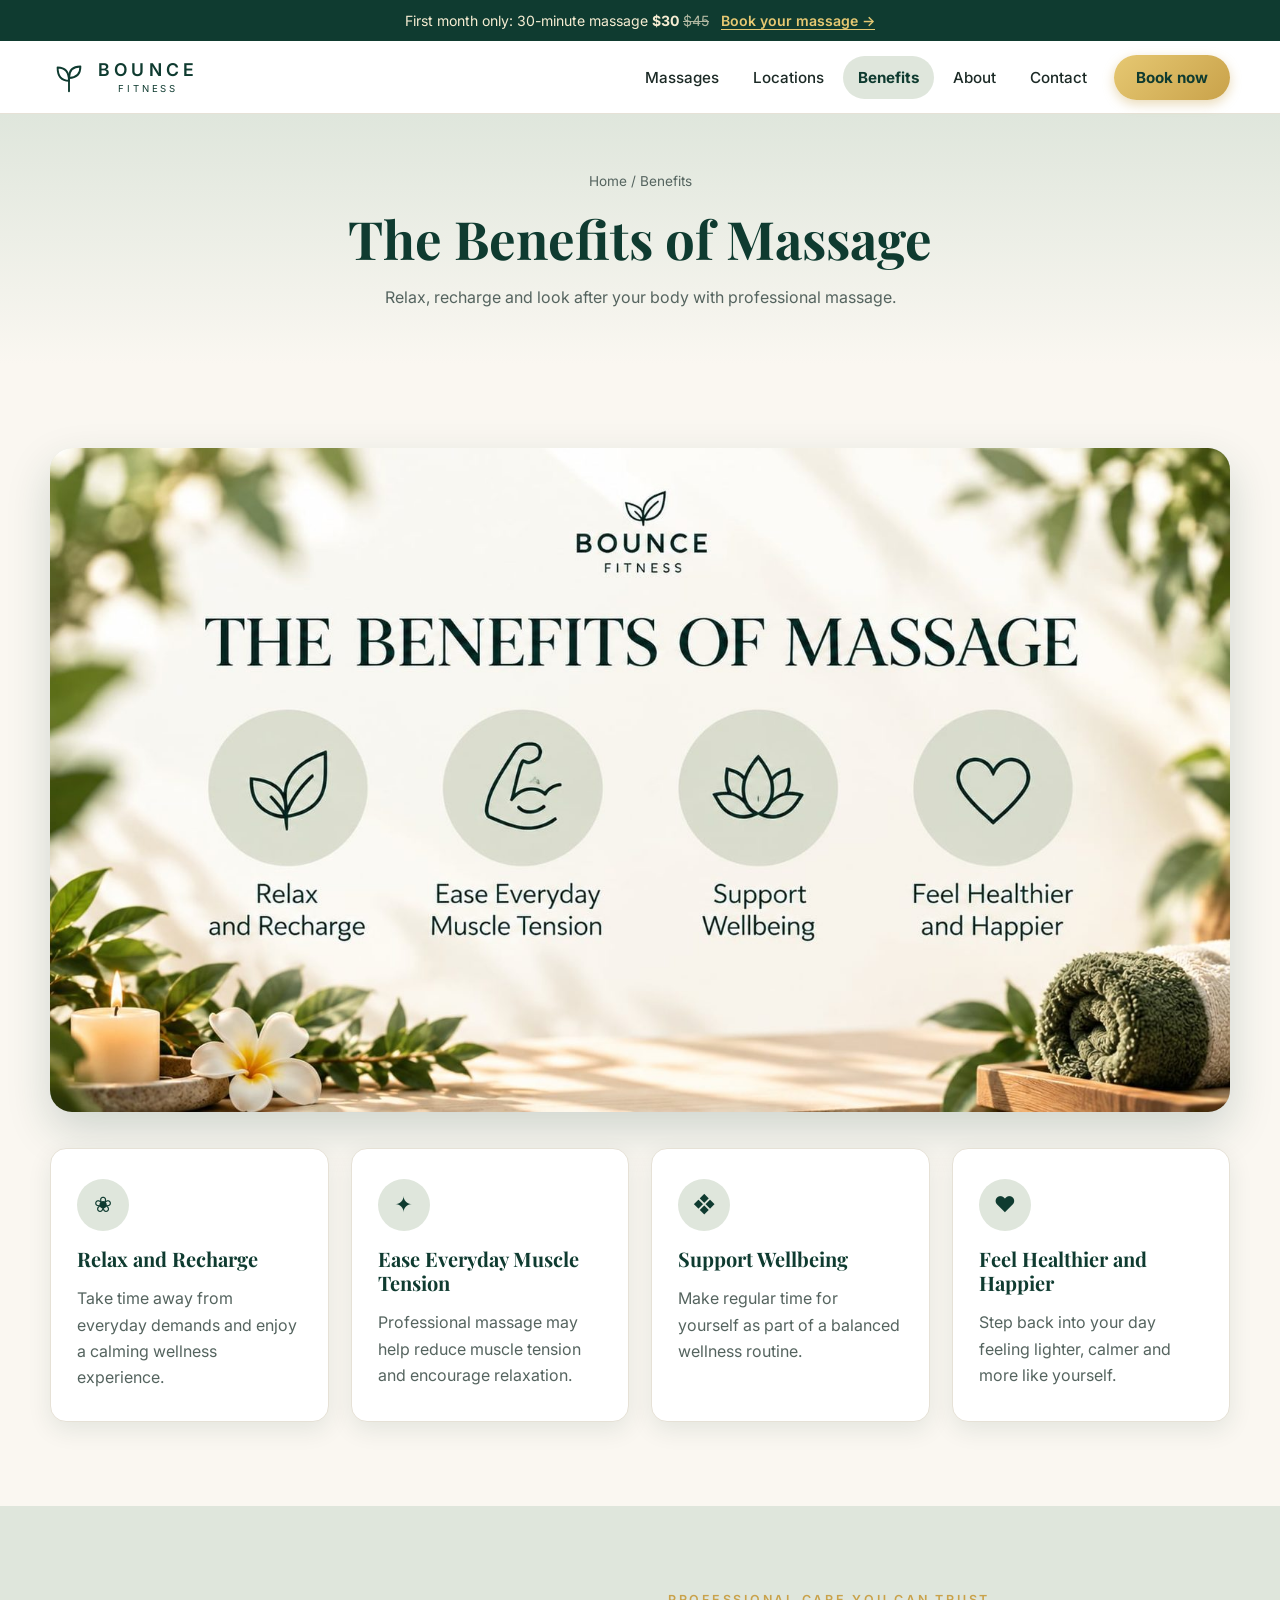
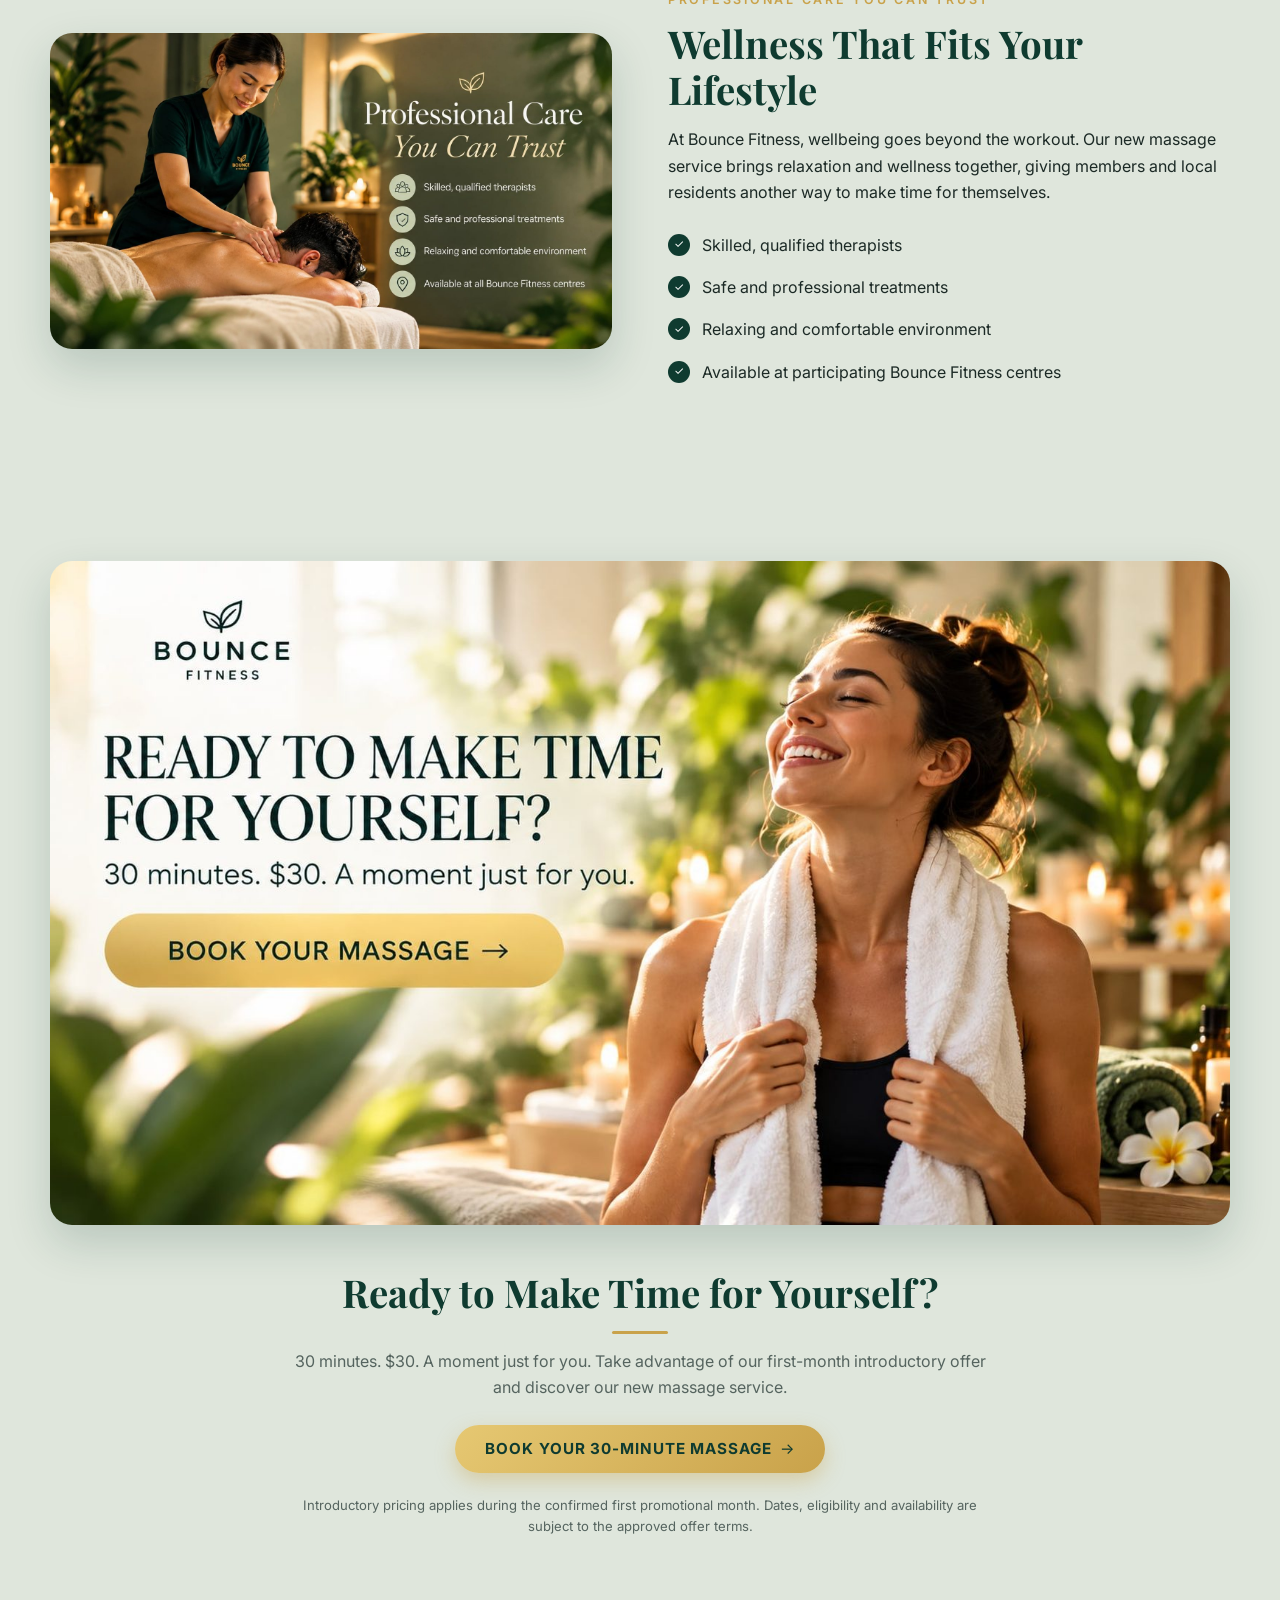
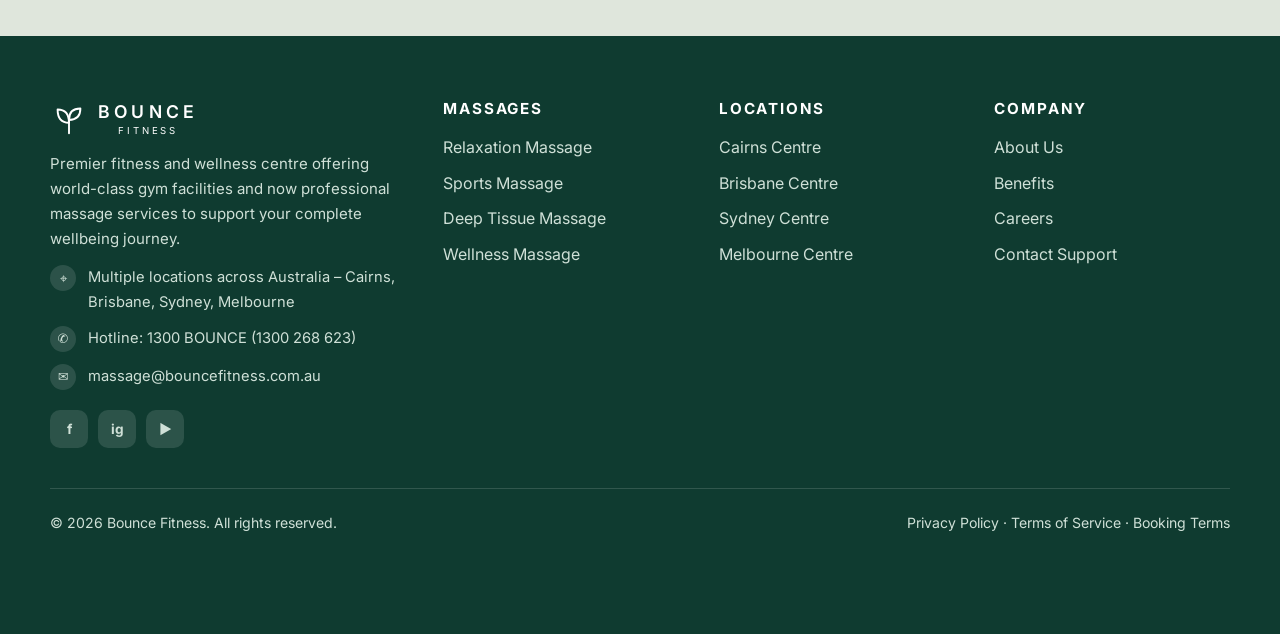
<file: benefits.html>
<!DOCTYPE html>
<html lang="en">
<head>
  <meta charset="UTF-8">
  <meta name="viewport" content="width=device-width, initial-scale=1">
  <title>Benefits of Massage | Bounce Fitness</title>
  <meta name="description" content="Relax and recharge, ease everyday muscle tension and support your wellbeing with massage at Bounce Fitness.">
  <meta property="og:title" content="Benefits of Massage | Bounce Fitness">
  <meta property="og:description" content="Relax and recharge, ease everyday muscle tension and support your wellbeing with massage at Bounce Fitness.">
  <meta property="og:type" content="website">
  <meta property="og:image" content="images/benefits-banner.jpg">
  <meta name="theme-color" content="#0f3b30">
  <link rel="icon" href="data:image/svg+xml,%3Csvg xmlns='http://www.w3.org/2000/svg' viewBox='0 0 40 40'%3E%3Crect width='40' height='40' rx='9' fill='%230f3b30'/%3E%3Cpath d='M20 33V20M20 24c-8 0-12-5-12-14 8 0 12 5 12 14zM20 21c0-8 4-12 12-12 0 8-4 12-12 12z' fill='none' stroke='%23e6c872' stroke-width='2' stroke-linecap='round' stroke-linejoin='round'/%3E%3C/svg%3E">
  <link rel="preconnect" href="https://fonts.googleapis.com">
  <link rel="preconnect" href="https://fonts.gstatic.com" crossorigin>
  <link href="https://fonts.googleapis.com/css2?family=Inter:wght@400;500;600;700&family=Playfair+Display:wght@500;700&display=swap" rel="stylesheet">
  <link rel="stylesheet" href="css/style.css">
</head>
<body>
<a class="skip" href="#main">Skip to content</a>
<div class="promo">First month only: 30-minute massage <strong>$30</strong> <s>$45</s> <a href="booking.html">Book your massage →</a></div>
<header class="site-header">
  <div class="container nav-wrap">
    <a class="logo" href="index.html" aria-label="Bounce Fitness – home">
      <svg viewBox="0 0 40 40" fill="none" stroke="currentColor" stroke-width="2" stroke-linecap="round" stroke-linejoin="round" aria-hidden="true"><path d="M20 35V20"/><path d="M20 24C12 24 8 19 8 10c8 0 12 5 12 14z"/><path d="M20 21c0-8 4-12 12-12 0 8-4 12-12 12z"/></svg>
      <span class="word"><b>BOUNCE</b><small>FITNESS</small></span>
    </a>
    <input type="checkbox" id="nav-toggle" class="nav-toggle" aria-label="Toggle menu">
    <label for="nav-toggle" class="burger" aria-hidden="true">☰</label>
    <nav aria-label="Main"><ul class="nav-links">
      <li><a href="massages.html">Massages</a></li><li><a href="locations.html">Locations</a></li><li><a class="active" aria-current="page" href="benefits.html">Benefits</a></li><li><a href="about.html">About</a></li><li><a href="contact.html">Contact</a></li><li><a class="nav-cta" href="booking.html">Book now</a></li>
    </ul></nav>
  </div>
</header>

<main id="main">
<section class="page-hero">
  <div class="container">
    <nav class="breadcrumb" aria-label="Breadcrumb"><a href="index.html">Home</a> / Benefits</nav>
    <h1>The Benefits of Massage</h1>
    <p>Relax, recharge and look after your body with professional massage.</p>
  </div>
</section>
<section>
  <div class="container">
    <div class="banner"><img src="images/benefits-banner.jpg" alt="The benefits of massage: relax and recharge, ease everyday muscle tension, support wellbeing, feel healthier and happier" width="1600" height="900" fetchpriority="high"></div>
    <div class="grid-4" style="margin-top:36px">
      <article class="card"><div class="ico">❀</div><h3>Relax and Recharge</h3><p>Take time away from everyday demands and enjoy a calming wellness experience.</p></article>
      <article class="card"><div class="ico">✦</div><h3>Ease Everyday Muscle Tension</h3><p>Professional massage may help reduce muscle tension and encourage relaxation.</p></article>
      <article class="card"><div class="ico">❖</div><h3>Support Wellbeing</h3><p>Make regular time for yourself as part of a balanced wellness routine.</p></article>
      <article class="card"><div class="ico">♥</div><h3>Feel Healthier and Happier</h3><p>Step back into your day feeling lighter, calmer and more like yourself.</p></article>
    </div>
  </div>
</section>
<section class="bg-sage">
  <div class="container split">
    <div class="banner"><img src="images/trust-care.jpg" alt="Professional care you can trust" width="1600" height="900" loading="lazy" decoding="async"></div>
    <div>
      <span class="eyebrow">Professional care you can trust</span>
      <h2>Wellness That Fits Your Lifestyle</h2>
      <p>At Bounce Fitness, wellbeing goes beyond the workout. Our new massage service brings relaxation and wellness together, giving members and local residents another way to make time for themselves.</p>
      <ul class="check-list">
        <li>Skilled, qualified therapists</li>
        <li>Safe and professional treatments</li>
        <li>Relaxing and comfortable environment</li>
        <li>Available at participating Bounce Fitness centres</li>
      </ul>
    </div>
  </div>
</section>
<section class="bg-sage">
  <div class="container">
    <a class="banner" href="booking.html"><img src="images/cta-ready.jpg" alt="Ready to make time for yourself? 30 minutes. $30. A moment just for you. Book your massage." width="1600" height="900" loading="lazy" decoding="async"></a>
    <div class="sec-head" style="margin:44px auto 0">
      <h2>Ready to Make Time for Yourself?</h2>
      <p>30 minutes. $30. A moment just for you. Take advantage of our first-month introductory offer and discover our new massage service.</p>
      <p style="margin-top:24px"><a class="btn" href="booking.html">Book your 30-minute massage</a></p>
      <p class="fineprint">Introductory pricing applies during the confirmed first promotional month. Dates, eligibility and availability are subject to the approved offer terms.</p>
    </div>
  </div>
</section>
</main>

<footer class="site-footer">
  <div class="container">
    <div class="footer-grid">
      <div>
        <a class="logo" href="index.html" aria-label="Bounce Fitness – home">
      <svg viewBox="0 0 40 40" fill="none" stroke="currentColor" stroke-width="2" stroke-linecap="round" stroke-linejoin="round" aria-hidden="true"><path d="M20 35V20"/><path d="M20 24C12 24 8 19 8 10c8 0 12 5 12 14z"/><path d="M20 21c0-8 4-12 12-12 0 8-4 12-12 12z"/></svg>
      <span class="word"><b>BOUNCE</b><small>FITNESS</small></span>
    </a>
        <p>Premier fitness and wellness centre offering world-class gym facilities and now professional massage services to support your complete wellbeing journey.</p>
        <div class="contact-line"><b>⌖</b><span>Multiple locations across Australia – Cairns, Brisbane, Sydney, Melbourne</span></div>
        <div class="contact-line"><b>✆</b><span>Hotline: <a href="tel:1300268623">1300 BOUNCE (1300 268 623)</a></span></div>
        <div class="contact-line"><b>✉</b><span><a href="mailto:massage@bouncefitness.com.au">massage@bouncefitness.com.au</a></span></div>
        <div class="socials"><a href="#" aria-label="Facebook">f</a><a href="#" aria-label="Instagram">ig</a><a href="#" aria-label="YouTube">▶</a></div>
      </div>
      <div>
        <h4>Massages</h4>
        <ul>
          <li><a href="massage-relaxation.html">Relaxation Massage</a></li><li><a href="massage-sports.html">Sports Massage</a></li><li><a href="massage-deep-tissue.html">Deep Tissue Massage</a></li><li><a href="massage-wellness.html">Wellness Massage</a></li>
        </ul>
      </div>
      <div>
        <h4>Locations</h4>
        <ul>
          <li><a href="locations.html#cairns">Cairns Centre</a></li><li><a href="locations.html#brisbane">Brisbane Centre</a></li><li><a href="locations.html#sydney">Sydney Centre</a></li><li><a href="locations.html#melbourne">Melbourne Centre</a></li>
        </ul>
      </div>
      <div>
        <h4>Company</h4>
        <ul>
          <li><a href="about.html">About Us</a></li>
          <li><a href="benefits.html">Benefits</a></li>
          <li><a href="about.html#careers">Careers</a></li>
          <li><a href="contact.html">Contact Support</a></li>
        </ul>
      </div>
    </div>
    <div class="footer-bottom">
      <span>© 2026 Bounce Fitness. All rights reserved.</span>
      <span><a href="legal.html#privacy">Privacy Policy</a> · <a href="legal.html#terms">Terms of Service</a> · <a href="legal.html#booking-terms">Booking Terms</a></span>
    </div>
  </div>
</footer>
<div class="mobile-bar">
  <div>30-min massage from<strong>$30</strong></div>
  <a class="btn btn-sm" href="booking.html">Book now</a>
</div>
</body>
</html>
</file>
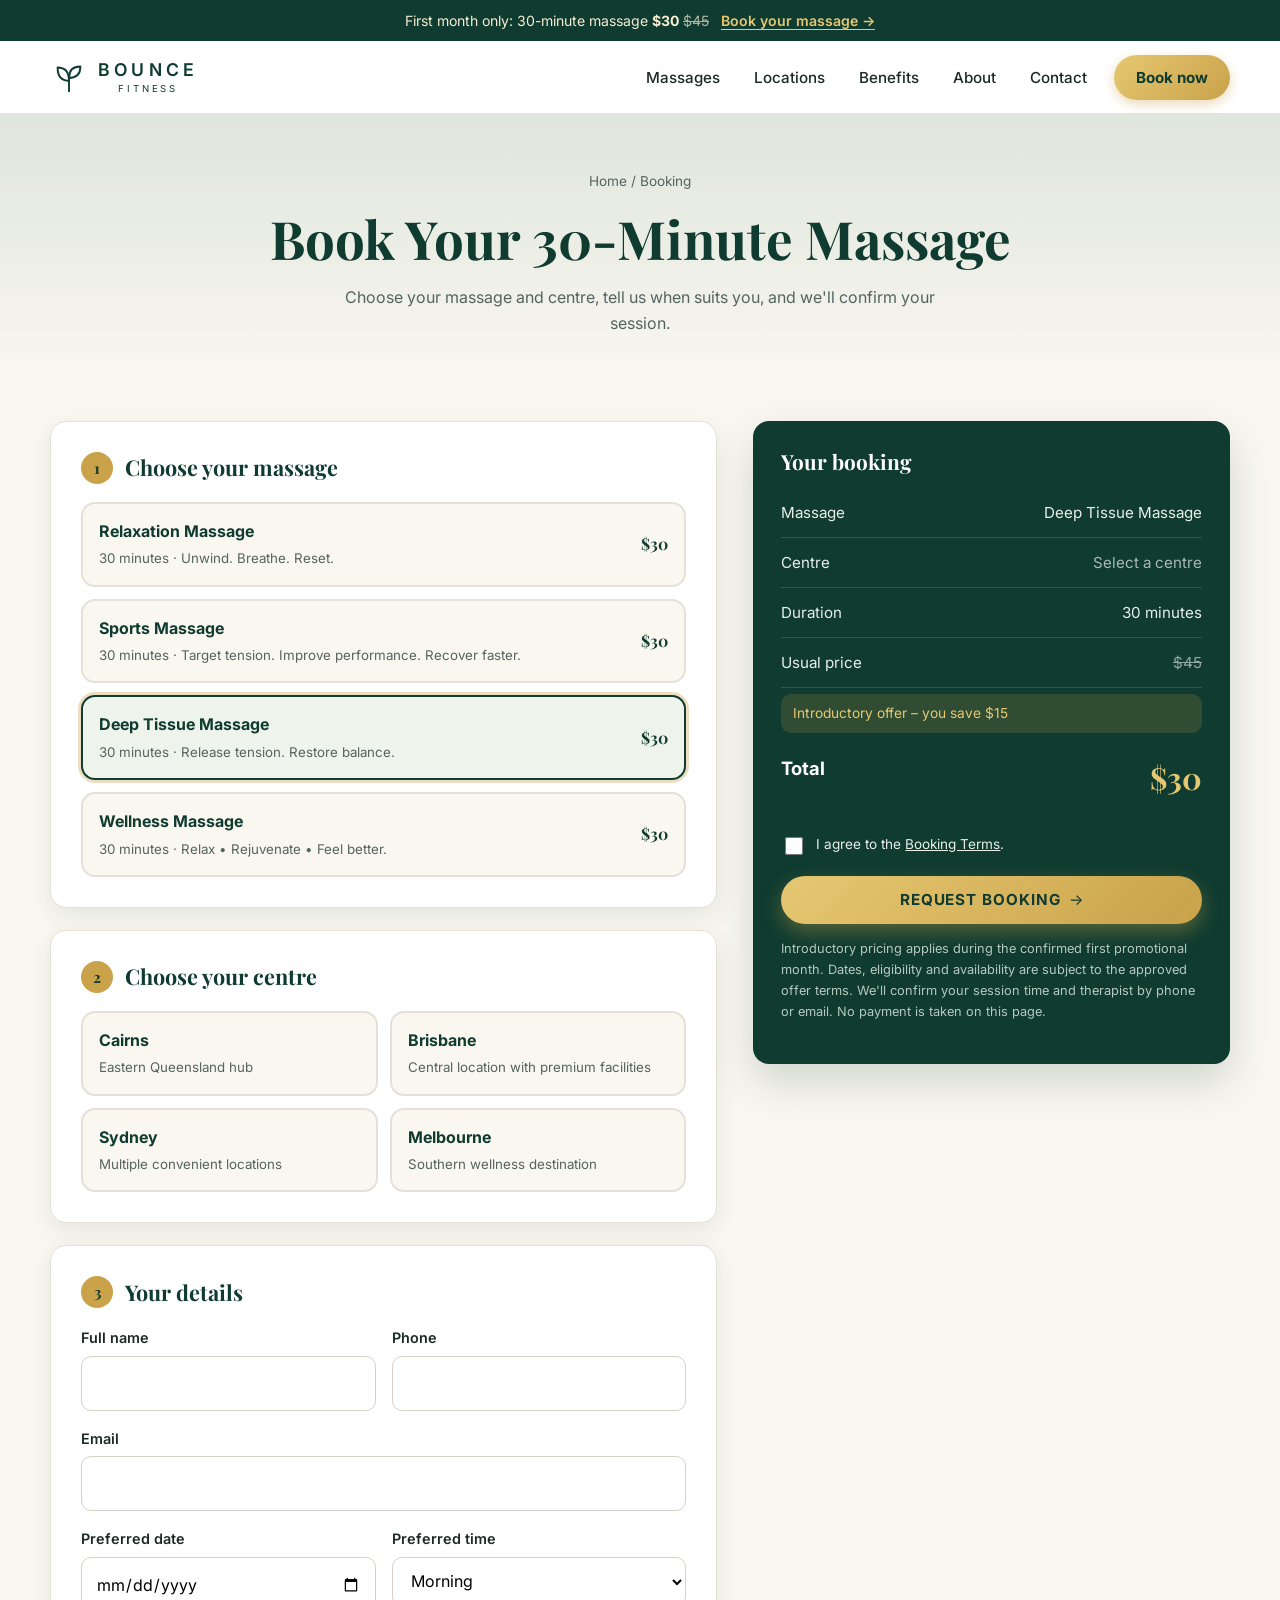
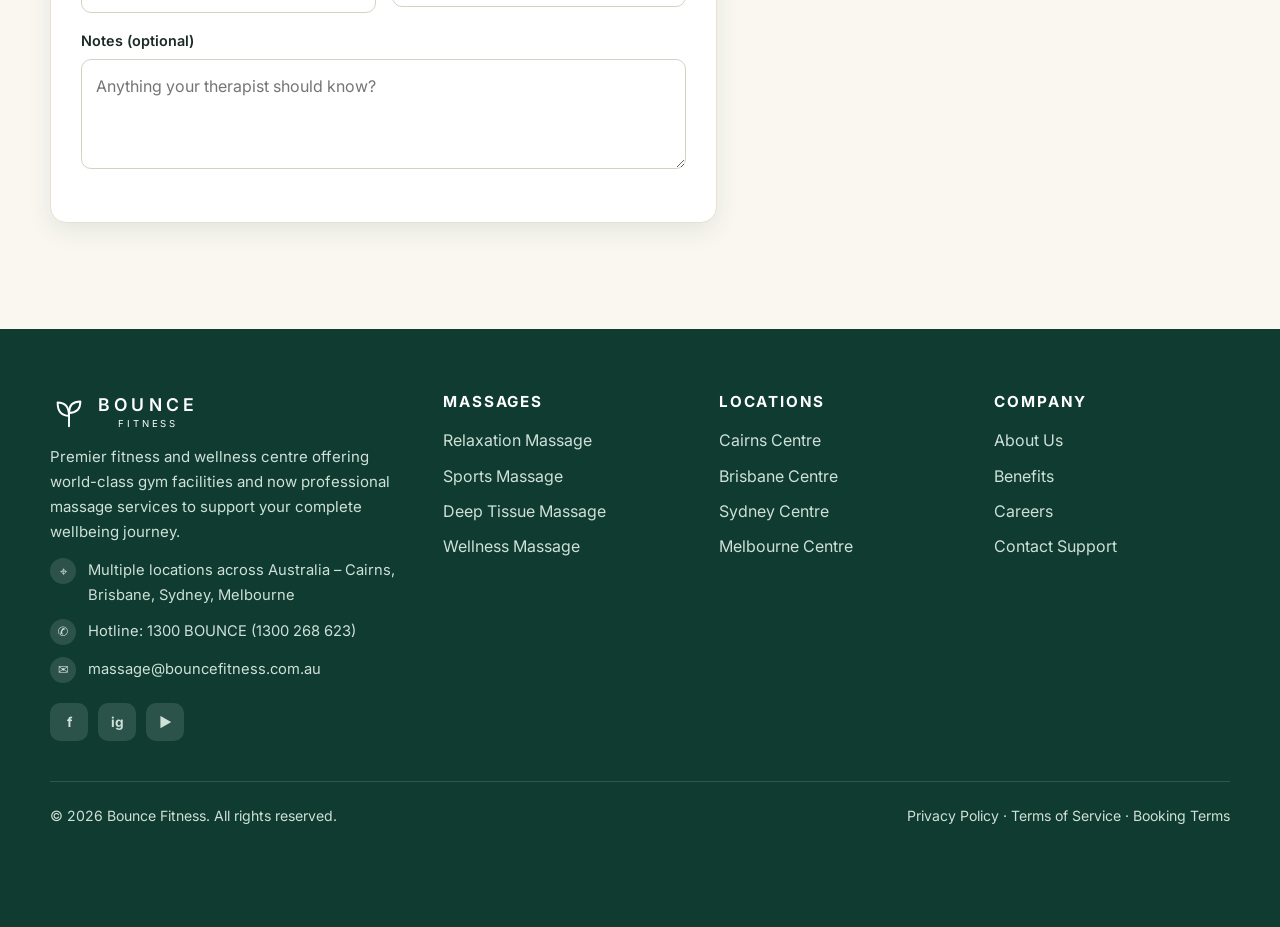
<file: booking-deep-tissue.html>
<!DOCTYPE html>
<html lang="en">
<head>
  <meta charset="UTF-8">
  <meta name="viewport" content="width=device-width, initial-scale=1">
  <title>Book Your Massage | Bounce Fitness</title>
  <meta name="description" content="Book your 30-minute massage at Bounce Fitness for $30 in your first month.">
  <meta property="og:title" content="Book Your Massage | Bounce Fitness">
  <meta property="og:description" content="Book your 30-minute massage at Bounce Fitness for $30 in your first month.">
  <meta property="og:type" content="website">
  <meta property="og:image" content="images/hero-banner.jpg">
  <meta name="theme-color" content="#0f3b30">
  <link rel="icon" href="data:image/svg+xml,%3Csvg xmlns='http://www.w3.org/2000/svg' viewBox='0 0 40 40'%3E%3Crect width='40' height='40' rx='9' fill='%230f3b30'/%3E%3Cpath d='M20 33V20M20 24c-8 0-12-5-12-14 8 0 12 5 12 14zM20 21c0-8 4-12 12-12 0 8-4 12-12 12z' fill='none' stroke='%23e6c872' stroke-width='2' stroke-linecap='round' stroke-linejoin='round'/%3E%3C/svg%3E">
  <link rel="preconnect" href="https://fonts.googleapis.com">
  <link rel="preconnect" href="https://fonts.gstatic.com" crossorigin>
  <link href="https://fonts.googleapis.com/css2?family=Inter:wght@400;500;600;700&family=Playfair+Display:wght@500;700&display=swap" rel="stylesheet">
  <link rel="stylesheet" href="css/style.css">
</head>
<body>
<a class="skip" href="#main">Skip to content</a>
<div class="promo">First month only: 30-minute massage <strong>$30</strong> <s>$45</s> <a href="booking.html">Book your massage →</a></div>
<header class="site-header">
  <div class="container nav-wrap">
    <a class="logo" href="index.html" aria-label="Bounce Fitness – home">
      <svg viewBox="0 0 40 40" fill="none" stroke="currentColor" stroke-width="2" stroke-linecap="round" stroke-linejoin="round" aria-hidden="true"><path d="M20 35V20"/><path d="M20 24C12 24 8 19 8 10c8 0 12 5 12 14z"/><path d="M20 21c0-8 4-12 12-12 0 8-4 12-12 12z"/></svg>
      <span class="word"><b>BOUNCE</b><small>FITNESS</small></span>
    </a>
    <input type="checkbox" id="nav-toggle" class="nav-toggle" aria-label="Toggle menu">
    <label for="nav-toggle" class="burger" aria-hidden="true">☰</label>
    <nav aria-label="Main"><ul class="nav-links">
      <li><a href="massages.html">Massages</a></li><li><a href="locations.html">Locations</a></li><li><a href="benefits.html">Benefits</a></li><li><a href="about.html">About</a></li><li><a href="contact.html">Contact</a></li><li><a class="nav-cta" href="booking.html">Book now</a></li>
    </ul></nav>
  </div>
</header>

<main id="main">
<section class="page-hero">
  <div class="container">
    <nav class="breadcrumb" aria-label="Breadcrumb"><a href="index.html">Home</a> / Booking</nav>
    <h1>Book Your 30-Minute Massage</h1>
    <p>Choose your massage and centre, tell us when suits you, and we'll confirm your session.</p>
  </div>
</section>
<section style="padding-top:30px">
  <div class="container">
    <form class="checkout" action="mailto:massage@bouncefitness.com.au" method="post" enctype="text/plain">
      <div>
        <div class="panel">
          <h2><span>1</span> Choose your massage</h2>
          <div class="options"><div class="opt">
          <input type="radio" name="massage" id="svc-relax" value="Relaxation Massage">
          <label for="svc-relax"><span class="t"><strong>Relaxation Massage</strong><small>30 minutes · Unwind. Breathe. Reset.</small></span><span class="p">$30</span></label>
        </div><div class="opt">
          <input type="radio" name="massage" id="svc-sports" value="Sports Massage">
          <label for="svc-sports"><span class="t"><strong>Sports Massage</strong><small>30 minutes · Target tension. Improve performance. Recover faster.</small></span><span class="p">$30</span></label>
        </div><div class="opt">
          <input type="radio" name="massage" id="svc-deep" value="Deep Tissue Massage" checked>
          <label for="svc-deep"><span class="t"><strong>Deep Tissue Massage</strong><small>30 minutes · Release tension. Restore balance.</small></span><span class="p">$30</span></label>
        </div><div class="opt">
          <input type="radio" name="massage" id="svc-wellness" value="Wellness Massage">
          <label for="svc-wellness"><span class="t"><strong>Wellness Massage</strong><small>30 minutes · Relax • Rejuvenate • Feel better.</small></span><span class="p">$30</span></label>
        </div></div>
        </div>
        <div class="panel">
          <h2><span>2</span> Choose your centre</h2>
          <div class="options cols-2"><div class="opt">
          <input type="radio" name="centre" id="loc-cairns" value="Cairns" required>
          <label for="loc-cairns"><span class="t"><strong>Cairns</strong><small>Eastern Queensland hub</small></span></label>
        </div><div class="opt">
          <input type="radio" name="centre" id="loc-brisbane" value="Brisbane" required>
          <label for="loc-brisbane"><span class="t"><strong>Brisbane</strong><small>Central location with premium facilities</small></span></label>
        </div><div class="opt">
          <input type="radio" name="centre" id="loc-sydney" value="Sydney" required>
          <label for="loc-sydney"><span class="t"><strong>Sydney</strong><small>Multiple convenient locations</small></span></label>
        </div><div class="opt">
          <input type="radio" name="centre" id="loc-melbourne" value="Melbourne" required>
          <label for="loc-melbourne"><span class="t"><strong>Melbourne</strong><small>Southern wellness destination</small></span></label>
        </div></div>
        </div>
        <div class="panel">
          <h2><span>3</span> Your details</h2>
          <div class="row-2">
            <div class="field"><label for="b-name">Full name</label><input id="b-name" name="name" type="text" autocomplete="name" required></div>
            <div class="field"><label for="b-phone">Phone</label><input id="b-phone" name="phone" type="tel" autocomplete="tel" required></div>
          </div>
          <div class="field"><label for="b-email">Email</label><input id="b-email" name="email" type="email" autocomplete="email" required></div>
          <div class="row-2">
            <div class="field"><label for="b-date">Preferred date</label><input id="b-date" name="date" type="date" required></div>
            <div class="field"><label for="b-time">Preferred time</label>
              <select id="b-time" name="time"><option>Morning</option><option>Afternoon</option><option>Evening</option></select></div>
          </div>
          <div class="field"><label for="b-note">Notes (optional)</label><textarea id="b-note" name="notes" placeholder="Anything your therapist should know?"></textarea></div>
        </div>
      </div>
      <aside class="summary" aria-label="Booking summary">
        <h2>Your booking</h2>
        <div class="line"><span>Massage</span><span><span class="sum-svc sum-relax">Relaxation Massage</span><span class="sum-svc sum-sports">Sports Massage</span><span class="sum-svc sum-deep">Deep Tissue Massage</span><span class="sum-svc sum-wellness">Wellness Massage</span></span></div>
        <div class="line"><span>Centre</span><span><span class="sum-none">Select a centre</span><span class="sum-loc sum-cairns">Cairns</span><span class="sum-loc sum-brisbane">Brisbane</span><span class="sum-loc sum-sydney">Sydney</span><span class="sum-loc sum-melbourne">Melbourne</span></span></div>
        <div class="line"><span>Duration</span><span>30 minutes</span></div>
        <div class="line"><span>Usual price</span><s>$45</s></div>
        <div class="save-note">Introductory offer – you save $15</div>
        <div class="line total"><span>Total</span><span>$30</span></div>
        <label style="display:flex;gap:10px;align-items:flex-start;margin:18px 0;font-size:.85rem;cursor:pointer"><input type="checkbox" required style="margin-top:4px;width:18px;height:18px;flex:none"><span>I agree to the <a href="legal.html#booking-terms" style="text-decoration:underline">Booking Terms</a>.</span></label>
        <button class="btn btn-block" type="submit">Request booking</button>
        <p class="note">Introductory pricing applies during the confirmed first promotional month. Dates, eligibility and availability are subject to the approved offer terms. We'll confirm your session time and therapist by phone or email. No payment is taken on this page.</p>
      </aside>
    </form>
  </div>
</section>
</main>

<footer class="site-footer">
  <div class="container">
    <div class="footer-grid">
      <div>
        <a class="logo" href="index.html" aria-label="Bounce Fitness – home">
      <svg viewBox="0 0 40 40" fill="none" stroke="currentColor" stroke-width="2" stroke-linecap="round" stroke-linejoin="round" aria-hidden="true"><path d="M20 35V20"/><path d="M20 24C12 24 8 19 8 10c8 0 12 5 12 14z"/><path d="M20 21c0-8 4-12 12-12 0 8-4 12-12 12z"/></svg>
      <span class="word"><b>BOUNCE</b><small>FITNESS</small></span>
    </a>
        <p>Premier fitness and wellness centre offering world-class gym facilities and now professional massage services to support your complete wellbeing journey.</p>
        <div class="contact-line"><b>⌖</b><span>Multiple locations across Australia – Cairns, Brisbane, Sydney, Melbourne</span></div>
        <div class="contact-line"><b>✆</b><span>Hotline: <a href="tel:1300268623">1300 BOUNCE (1300 268 623)</a></span></div>
        <div class="contact-line"><b>✉</b><span><a href="mailto:massage@bouncefitness.com.au">massage@bouncefitness.com.au</a></span></div>
        <div class="socials"><a href="#" aria-label="Facebook">f</a><a href="#" aria-label="Instagram">ig</a><a href="#" aria-label="YouTube">▶</a></div>
      </div>
      <div>
        <h4>Massages</h4>
        <ul>
          <li><a href="massage-relaxation.html">Relaxation Massage</a></li><li><a href="massage-sports.html">Sports Massage</a></li><li><a href="massage-deep-tissue.html">Deep Tissue Massage</a></li><li><a href="massage-wellness.html">Wellness Massage</a></li>
        </ul>
      </div>
      <div>
        <h4>Locations</h4>
        <ul>
          <li><a href="locations.html#cairns">Cairns Centre</a></li><li><a href="locations.html#brisbane">Brisbane Centre</a></li><li><a href="locations.html#sydney">Sydney Centre</a></li><li><a href="locations.html#melbourne">Melbourne Centre</a></li>
        </ul>
      </div>
      <div>
        <h4>Company</h4>
        <ul>
          <li><a href="about.html">About Us</a></li>
          <li><a href="benefits.html">Benefits</a></li>
          <li><a href="about.html#careers">Careers</a></li>
          <li><a href="contact.html">Contact Support</a></li>
        </ul>
      </div>
    </div>
    <div class="footer-bottom">
      <span>© 2026 Bounce Fitness. All rights reserved.</span>
      <span><a href="legal.html#privacy">Privacy Policy</a> · <a href="legal.html#terms">Terms of Service</a> · <a href="legal.html#booking-terms">Booking Terms</a></span>
    </div>
  </div>
</footer>

</body>
</html>
</file>
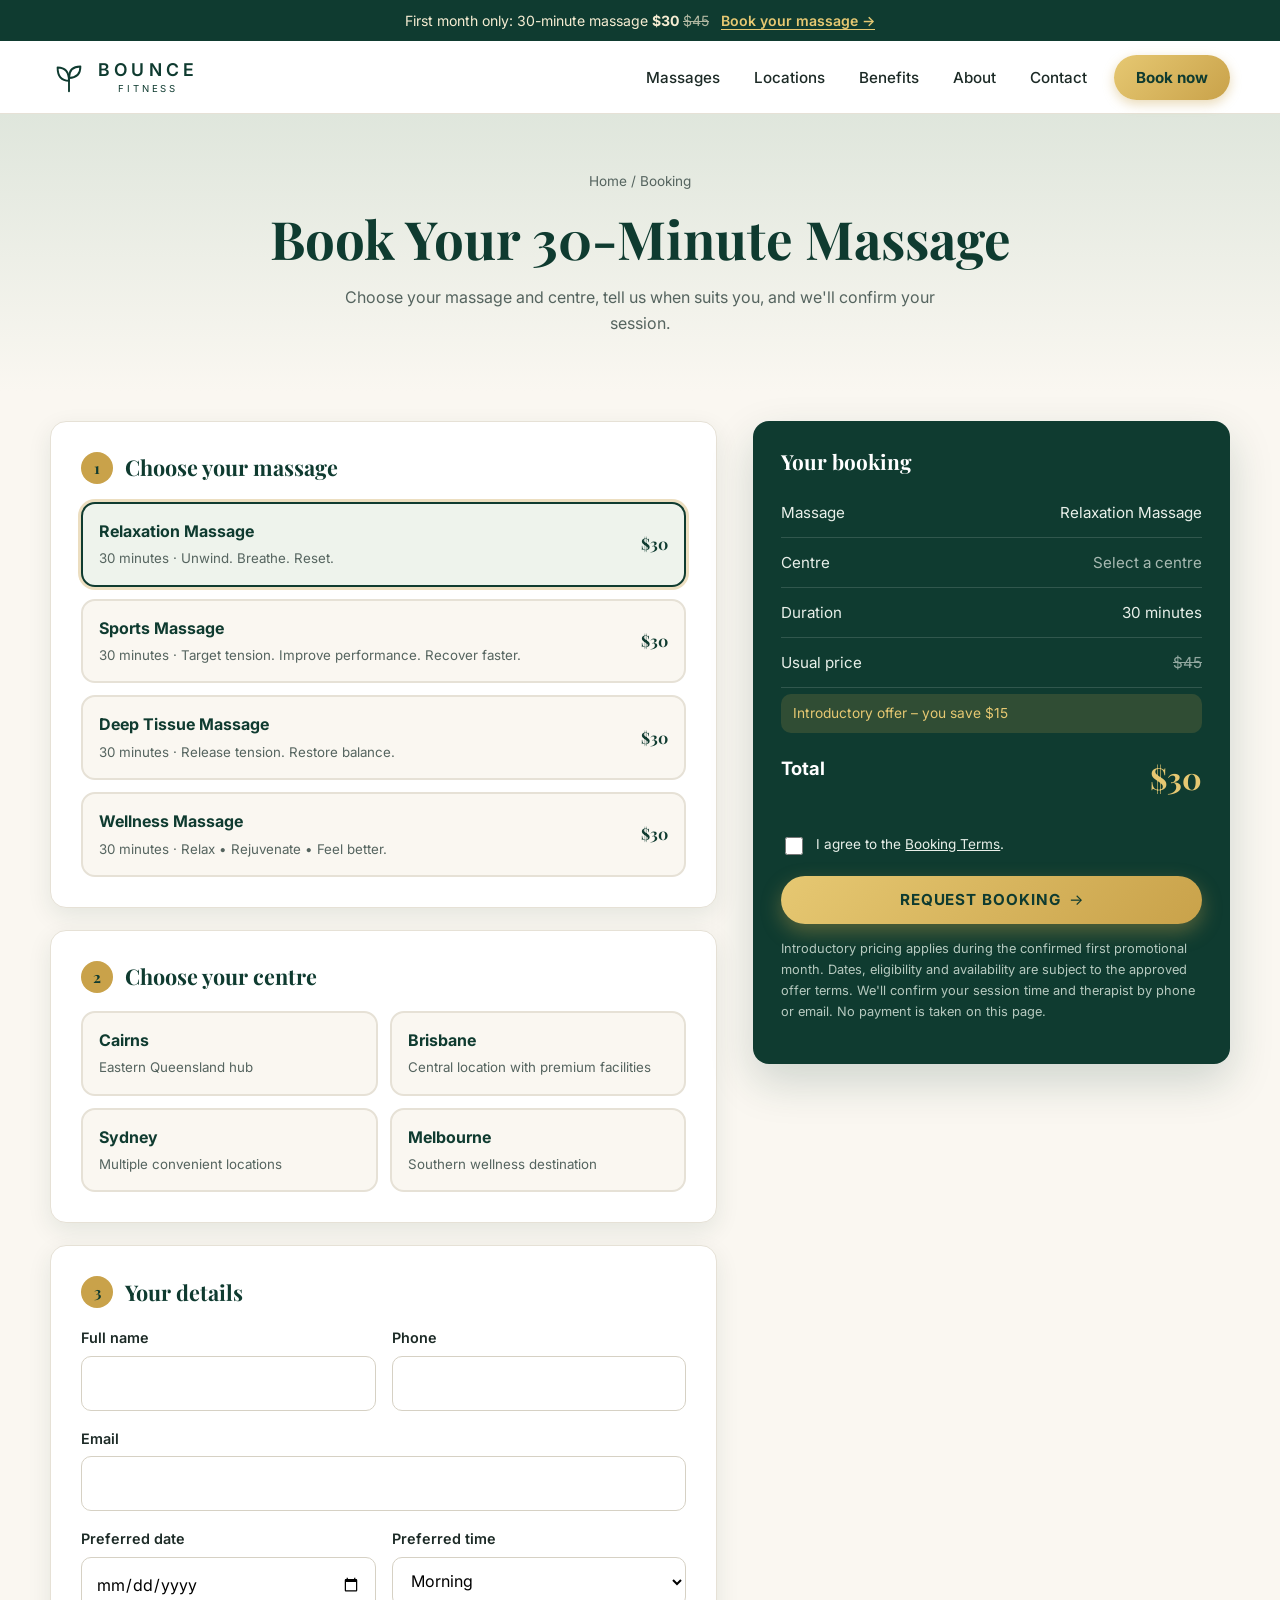
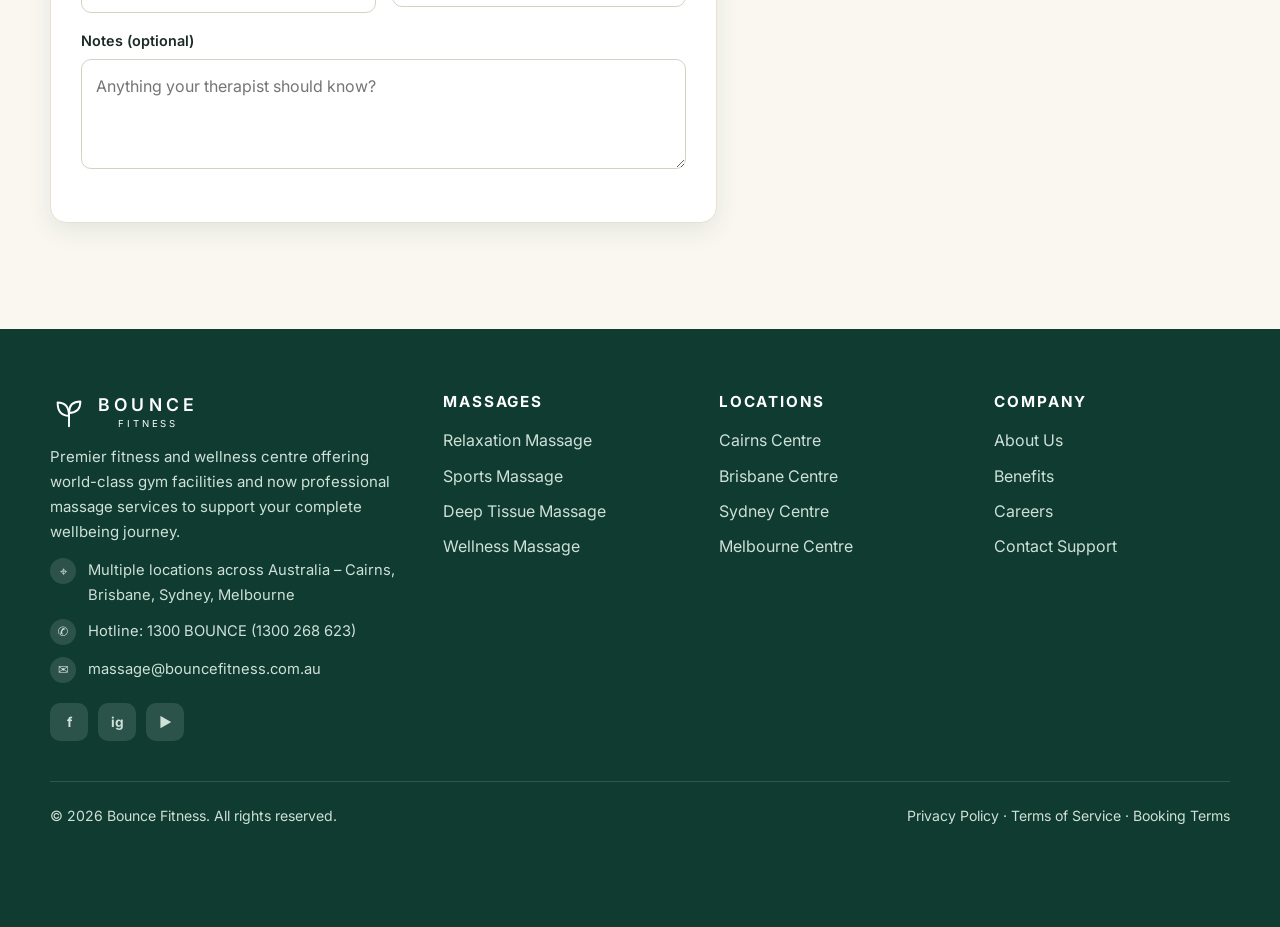
<file: booking-relaxation.html>
<!DOCTYPE html>
<html lang="en">
<head>
  <meta charset="UTF-8">
  <meta name="viewport" content="width=device-width, initial-scale=1">
  <title>Book Your Massage | Bounce Fitness</title>
  <meta name="description" content="Book your 30-minute massage at Bounce Fitness for $30 in your first month.">
  <meta property="og:title" content="Book Your Massage | Bounce Fitness">
  <meta property="og:description" content="Book your 30-minute massage at Bounce Fitness for $30 in your first month.">
  <meta property="og:type" content="website">
  <meta property="og:image" content="images/hero-banner.jpg">
  <meta name="theme-color" content="#0f3b30">
  <link rel="icon" href="data:image/svg+xml,%3Csvg xmlns='http://www.w3.org/2000/svg' viewBox='0 0 40 40'%3E%3Crect width='40' height='40' rx='9' fill='%230f3b30'/%3E%3Cpath d='M20 33V20M20 24c-8 0-12-5-12-14 8 0 12 5 12 14zM20 21c0-8 4-12 12-12 0 8-4 12-12 12z' fill='none' stroke='%23e6c872' stroke-width='2' stroke-linecap='round' stroke-linejoin='round'/%3E%3C/svg%3E">
  <link rel="preconnect" href="https://fonts.googleapis.com">
  <link rel="preconnect" href="https://fonts.gstatic.com" crossorigin>
  <link href="https://fonts.googleapis.com/css2?family=Inter:wght@400;500;600;700&family=Playfair+Display:wght@500;700&display=swap" rel="stylesheet">
  <link rel="stylesheet" href="css/style.css">
</head>
<body>
<a class="skip" href="#main">Skip to content</a>
<div class="promo">First month only: 30-minute massage <strong>$30</strong> <s>$45</s> <a href="booking.html">Book your massage →</a></div>
<header class="site-header">
  <div class="container nav-wrap">
    <a class="logo" href="index.html" aria-label="Bounce Fitness – home">
      <svg viewBox="0 0 40 40" fill="none" stroke="currentColor" stroke-width="2" stroke-linecap="round" stroke-linejoin="round" aria-hidden="true"><path d="M20 35V20"/><path d="M20 24C12 24 8 19 8 10c8 0 12 5 12 14z"/><path d="M20 21c0-8 4-12 12-12 0 8-4 12-12 12z"/></svg>
      <span class="word"><b>BOUNCE</b><small>FITNESS</small></span>
    </a>
    <input type="checkbox" id="nav-toggle" class="nav-toggle" aria-label="Toggle menu">
    <label for="nav-toggle" class="burger" aria-hidden="true">☰</label>
    <nav aria-label="Main"><ul class="nav-links">
      <li><a href="massages.html">Massages</a></li><li><a href="locations.html">Locations</a></li><li><a href="benefits.html">Benefits</a></li><li><a href="about.html">About</a></li><li><a href="contact.html">Contact</a></li><li><a class="nav-cta" href="booking.html">Book now</a></li>
    </ul></nav>
  </div>
</header>

<main id="main">
<section class="page-hero">
  <div class="container">
    <nav class="breadcrumb" aria-label="Breadcrumb"><a href="index.html">Home</a> / Booking</nav>
    <h1>Book Your 30-Minute Massage</h1>
    <p>Choose your massage and centre, tell us when suits you, and we'll confirm your session.</p>
  </div>
</section>
<section style="padding-top:30px">
  <div class="container">
    <form class="checkout" action="mailto:massage@bouncefitness.com.au" method="post" enctype="text/plain">
      <div>
        <div class="panel">
          <h2><span>1</span> Choose your massage</h2>
          <div class="options"><div class="opt">
          <input type="radio" name="massage" id="svc-relax" value="Relaxation Massage" checked>
          <label for="svc-relax"><span class="t"><strong>Relaxation Massage</strong><small>30 minutes · Unwind. Breathe. Reset.</small></span><span class="p">$30</span></label>
        </div><div class="opt">
          <input type="radio" name="massage" id="svc-sports" value="Sports Massage">
          <label for="svc-sports"><span class="t"><strong>Sports Massage</strong><small>30 minutes · Target tension. Improve performance. Recover faster.</small></span><span class="p">$30</span></label>
        </div><div class="opt">
          <input type="radio" name="massage" id="svc-deep" value="Deep Tissue Massage">
          <label for="svc-deep"><span class="t"><strong>Deep Tissue Massage</strong><small>30 minutes · Release tension. Restore balance.</small></span><span class="p">$30</span></label>
        </div><div class="opt">
          <input type="radio" name="massage" id="svc-wellness" value="Wellness Massage">
          <label for="svc-wellness"><span class="t"><strong>Wellness Massage</strong><small>30 minutes · Relax • Rejuvenate • Feel better.</small></span><span class="p">$30</span></label>
        </div></div>
        </div>
        <div class="panel">
          <h2><span>2</span> Choose your centre</h2>
          <div class="options cols-2"><div class="opt">
          <input type="radio" name="centre" id="loc-cairns" value="Cairns" required>
          <label for="loc-cairns"><span class="t"><strong>Cairns</strong><small>Eastern Queensland hub</small></span></label>
        </div><div class="opt">
          <input type="radio" name="centre" id="loc-brisbane" value="Brisbane" required>
          <label for="loc-brisbane"><span class="t"><strong>Brisbane</strong><small>Central location with premium facilities</small></span></label>
        </div><div class="opt">
          <input type="radio" name="centre" id="loc-sydney" value="Sydney" required>
          <label for="loc-sydney"><span class="t"><strong>Sydney</strong><small>Multiple convenient locations</small></span></label>
        </div><div class="opt">
          <input type="radio" name="centre" id="loc-melbourne" value="Melbourne" required>
          <label for="loc-melbourne"><span class="t"><strong>Melbourne</strong><small>Southern wellness destination</small></span></label>
        </div></div>
        </div>
        <div class="panel">
          <h2><span>3</span> Your details</h2>
          <div class="row-2">
            <div class="field"><label for="b-name">Full name</label><input id="b-name" name="name" type="text" autocomplete="name" required></div>
            <div class="field"><label for="b-phone">Phone</label><input id="b-phone" name="phone" type="tel" autocomplete="tel" required></div>
          </div>
          <div class="field"><label for="b-email">Email</label><input id="b-email" name="email" type="email" autocomplete="email" required></div>
          <div class="row-2">
            <div class="field"><label for="b-date">Preferred date</label><input id="b-date" name="date" type="date" required></div>
            <div class="field"><label for="b-time">Preferred time</label>
              <select id="b-time" name="time"><option>Morning</option><option>Afternoon</option><option>Evening</option></select></div>
          </div>
          <div class="field"><label for="b-note">Notes (optional)</label><textarea id="b-note" name="notes" placeholder="Anything your therapist should know?"></textarea></div>
        </div>
      </div>
      <aside class="summary" aria-label="Booking summary">
        <h2>Your booking</h2>
        <div class="line"><span>Massage</span><span><span class="sum-svc sum-relax">Relaxation Massage</span><span class="sum-svc sum-sports">Sports Massage</span><span class="sum-svc sum-deep">Deep Tissue Massage</span><span class="sum-svc sum-wellness">Wellness Massage</span></span></div>
        <div class="line"><span>Centre</span><span><span class="sum-none">Select a centre</span><span class="sum-loc sum-cairns">Cairns</span><span class="sum-loc sum-brisbane">Brisbane</span><span class="sum-loc sum-sydney">Sydney</span><span class="sum-loc sum-melbourne">Melbourne</span></span></div>
        <div class="line"><span>Duration</span><span>30 minutes</span></div>
        <div class="line"><span>Usual price</span><s>$45</s></div>
        <div class="save-note">Introductory offer – you save $15</div>
        <div class="line total"><span>Total</span><span>$30</span></div>
        <label style="display:flex;gap:10px;align-items:flex-start;margin:18px 0;font-size:.85rem;cursor:pointer"><input type="checkbox" required style="margin-top:4px;width:18px;height:18px;flex:none"><span>I agree to the <a href="legal.html#booking-terms" style="text-decoration:underline">Booking Terms</a>.</span></label>
        <button class="btn btn-block" type="submit">Request booking</button>
        <p class="note">Introductory pricing applies during the confirmed first promotional month. Dates, eligibility and availability are subject to the approved offer terms. We'll confirm your session time and therapist by phone or email. No payment is taken on this page.</p>
      </aside>
    </form>
  </div>
</section>
</main>

<footer class="site-footer">
  <div class="container">
    <div class="footer-grid">
      <div>
        <a class="logo" href="index.html" aria-label="Bounce Fitness – home">
      <svg viewBox="0 0 40 40" fill="none" stroke="currentColor" stroke-width="2" stroke-linecap="round" stroke-linejoin="round" aria-hidden="true"><path d="M20 35V20"/><path d="M20 24C12 24 8 19 8 10c8 0 12 5 12 14z"/><path d="M20 21c0-8 4-12 12-12 0 8-4 12-12 12z"/></svg>
      <span class="word"><b>BOUNCE</b><small>FITNESS</small></span>
    </a>
        <p>Premier fitness and wellness centre offering world-class gym facilities and now professional massage services to support your complete wellbeing journey.</p>
        <div class="contact-line"><b>⌖</b><span>Multiple locations across Australia – Cairns, Brisbane, Sydney, Melbourne</span></div>
        <div class="contact-line"><b>✆</b><span>Hotline: <a href="tel:1300268623">1300 BOUNCE (1300 268 623)</a></span></div>
        <div class="contact-line"><b>✉</b><span><a href="mailto:massage@bouncefitness.com.au">massage@bouncefitness.com.au</a></span></div>
        <div class="socials"><a href="#" aria-label="Facebook">f</a><a href="#" aria-label="Instagram">ig</a><a href="#" aria-label="YouTube">▶</a></div>
      </div>
      <div>
        <h4>Massages</h4>
        <ul>
          <li><a href="massage-relaxation.html">Relaxation Massage</a></li><li><a href="massage-sports.html">Sports Massage</a></li><li><a href="massage-deep-tissue.html">Deep Tissue Massage</a></li><li><a href="massage-wellness.html">Wellness Massage</a></li>
        </ul>
      </div>
      <div>
        <h4>Locations</h4>
        <ul>
          <li><a href="locations.html#cairns">Cairns Centre</a></li><li><a href="locations.html#brisbane">Brisbane Centre</a></li><li><a href="locations.html#sydney">Sydney Centre</a></li><li><a href="locations.html#melbourne">Melbourne Centre</a></li>
        </ul>
      </div>
      <div>
        <h4>Company</h4>
        <ul>
          <li><a href="about.html">About Us</a></li>
          <li><a href="benefits.html">Benefits</a></li>
          <li><a href="about.html#careers">Careers</a></li>
          <li><a href="contact.html">Contact Support</a></li>
        </ul>
      </div>
    </div>
    <div class="footer-bottom">
      <span>© 2026 Bounce Fitness. All rights reserved.</span>
      <span><a href="legal.html#privacy">Privacy Policy</a> · <a href="legal.html#terms">Terms of Service</a> · <a href="legal.html#booking-terms">Booking Terms</a></span>
    </div>
  </div>
</footer>

</body>
</html>
</file>
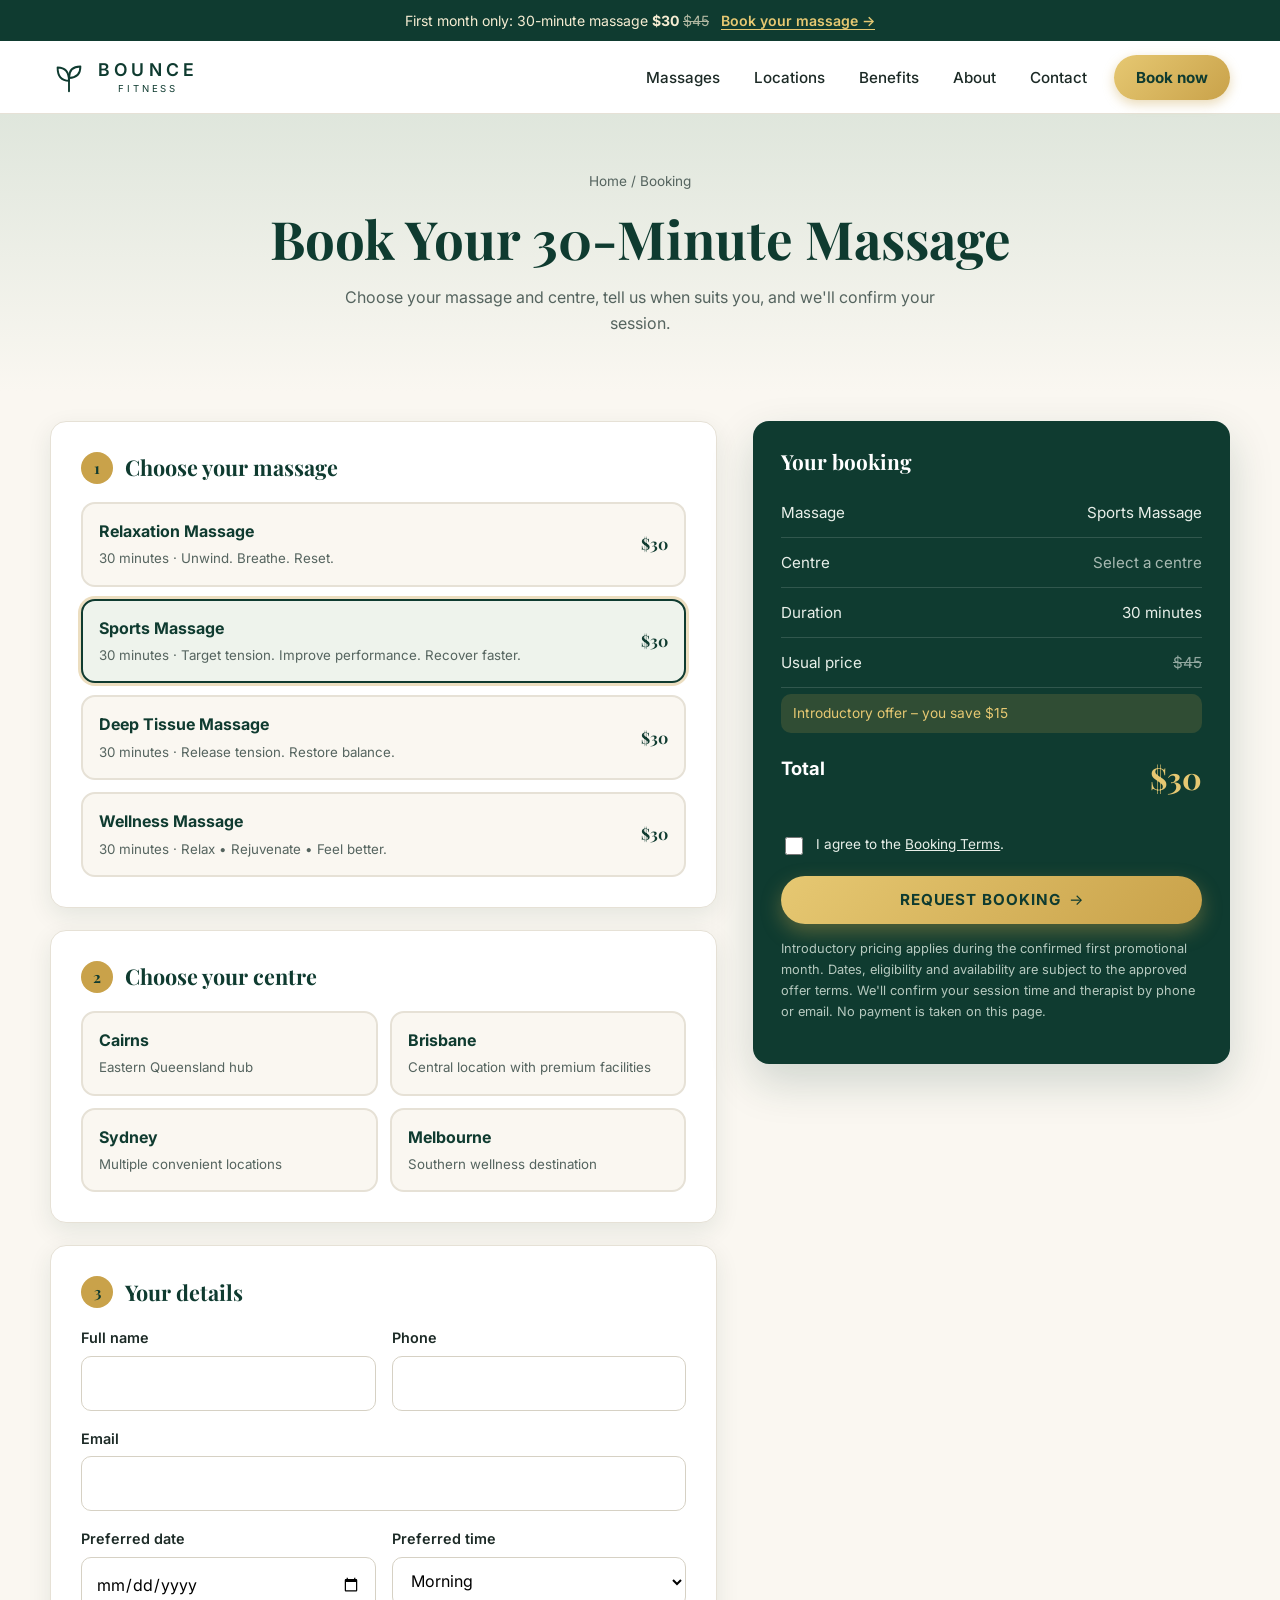
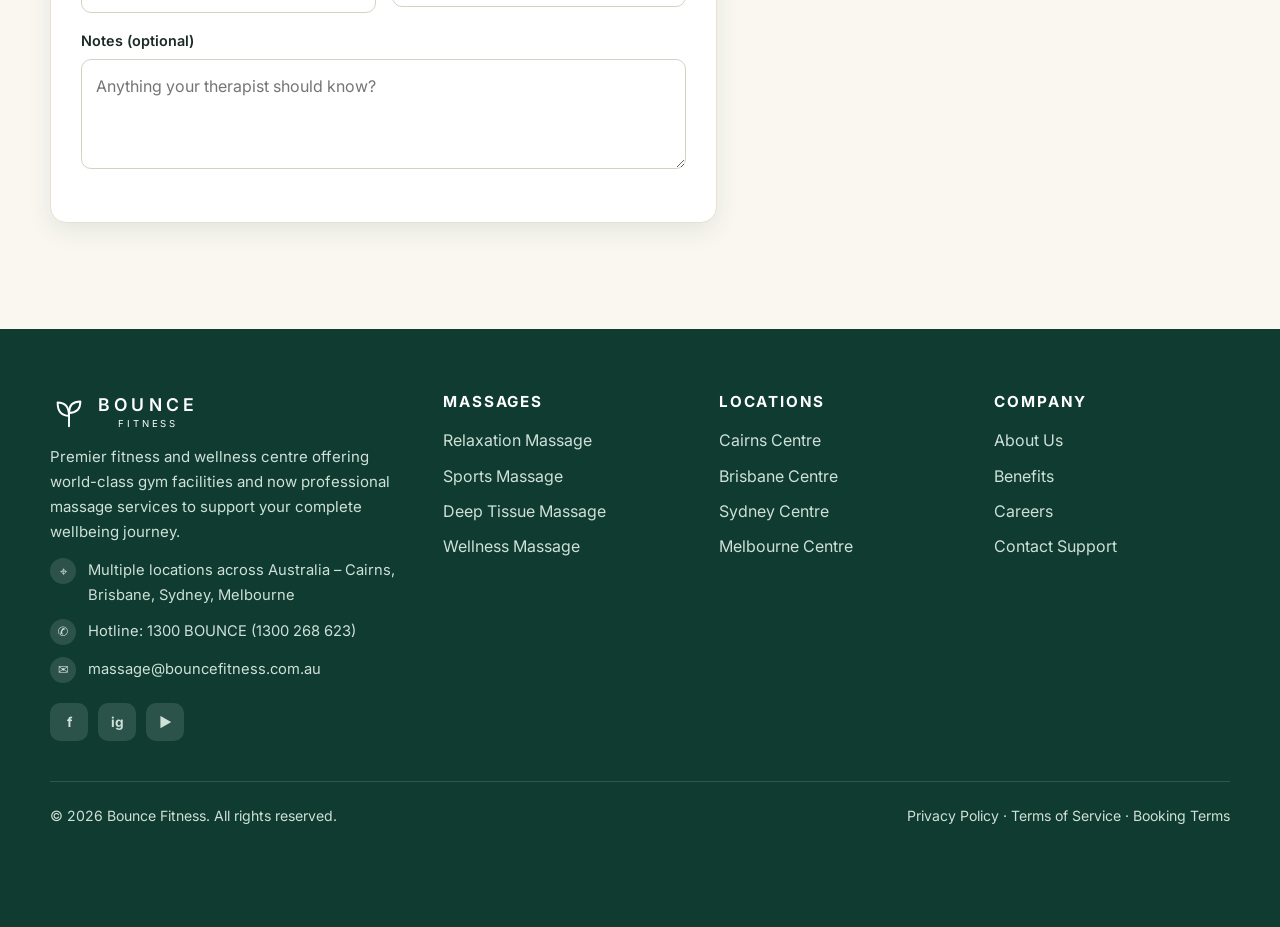
<file: booking-sports.html>
<!DOCTYPE html>
<html lang="en">
<head>
  <meta charset="UTF-8">
  <meta name="viewport" content="width=device-width, initial-scale=1">
  <title>Book Your Massage | Bounce Fitness</title>
  <meta name="description" content="Book your 30-minute massage at Bounce Fitness for $30 in your first month.">
  <meta property="og:title" content="Book Your Massage | Bounce Fitness">
  <meta property="og:description" content="Book your 30-minute massage at Bounce Fitness for $30 in your first month.">
  <meta property="og:type" content="website">
  <meta property="og:image" content="images/hero-banner.jpg">
  <meta name="theme-color" content="#0f3b30">
  <link rel="icon" href="data:image/svg+xml,%3Csvg xmlns='http://www.w3.org/2000/svg' viewBox='0 0 40 40'%3E%3Crect width='40' height='40' rx='9' fill='%230f3b30'/%3E%3Cpath d='M20 33V20M20 24c-8 0-12-5-12-14 8 0 12 5 12 14zM20 21c0-8 4-12 12-12 0 8-4 12-12 12z' fill='none' stroke='%23e6c872' stroke-width='2' stroke-linecap='round' stroke-linejoin='round'/%3E%3C/svg%3E">
  <link rel="preconnect" href="https://fonts.googleapis.com">
  <link rel="preconnect" href="https://fonts.gstatic.com" crossorigin>
  <link href="https://fonts.googleapis.com/css2?family=Inter:wght@400;500;600;700&family=Playfair+Display:wght@500;700&display=swap" rel="stylesheet">
  <link rel="stylesheet" href="css/style.css">
</head>
<body>
<a class="skip" href="#main">Skip to content</a>
<div class="promo">First month only: 30-minute massage <strong>$30</strong> <s>$45</s> <a href="booking.html">Book your massage →</a></div>
<header class="site-header">
  <div class="container nav-wrap">
    <a class="logo" href="index.html" aria-label="Bounce Fitness – home">
      <svg viewBox="0 0 40 40" fill="none" stroke="currentColor" stroke-width="2" stroke-linecap="round" stroke-linejoin="round" aria-hidden="true"><path d="M20 35V20"/><path d="M20 24C12 24 8 19 8 10c8 0 12 5 12 14z"/><path d="M20 21c0-8 4-12 12-12 0 8-4 12-12 12z"/></svg>
      <span class="word"><b>BOUNCE</b><small>FITNESS</small></span>
    </a>
    <input type="checkbox" id="nav-toggle" class="nav-toggle" aria-label="Toggle menu">
    <label for="nav-toggle" class="burger" aria-hidden="true">☰</label>
    <nav aria-label="Main"><ul class="nav-links">
      <li><a href="massages.html">Massages</a></li><li><a href="locations.html">Locations</a></li><li><a href="benefits.html">Benefits</a></li><li><a href="about.html">About</a></li><li><a href="contact.html">Contact</a></li><li><a class="nav-cta" href="booking.html">Book now</a></li>
    </ul></nav>
  </div>
</header>

<main id="main">
<section class="page-hero">
  <div class="container">
    <nav class="breadcrumb" aria-label="Breadcrumb"><a href="index.html">Home</a> / Booking</nav>
    <h1>Book Your 30-Minute Massage</h1>
    <p>Choose your massage and centre, tell us when suits you, and we'll confirm your session.</p>
  </div>
</section>
<section style="padding-top:30px">
  <div class="container">
    <form class="checkout" action="mailto:massage@bouncefitness.com.au" method="post" enctype="text/plain">
      <div>
        <div class="panel">
          <h2><span>1</span> Choose your massage</h2>
          <div class="options"><div class="opt">
          <input type="radio" name="massage" id="svc-relax" value="Relaxation Massage">
          <label for="svc-relax"><span class="t"><strong>Relaxation Massage</strong><small>30 minutes · Unwind. Breathe. Reset.</small></span><span class="p">$30</span></label>
        </div><div class="opt">
          <input type="radio" name="massage" id="svc-sports" value="Sports Massage" checked>
          <label for="svc-sports"><span class="t"><strong>Sports Massage</strong><small>30 minutes · Target tension. Improve performance. Recover faster.</small></span><span class="p">$30</span></label>
        </div><div class="opt">
          <input type="radio" name="massage" id="svc-deep" value="Deep Tissue Massage">
          <label for="svc-deep"><span class="t"><strong>Deep Tissue Massage</strong><small>30 minutes · Release tension. Restore balance.</small></span><span class="p">$30</span></label>
        </div><div class="opt">
          <input type="radio" name="massage" id="svc-wellness" value="Wellness Massage">
          <label for="svc-wellness"><span class="t"><strong>Wellness Massage</strong><small>30 minutes · Relax • Rejuvenate • Feel better.</small></span><span class="p">$30</span></label>
        </div></div>
        </div>
        <div class="panel">
          <h2><span>2</span> Choose your centre</h2>
          <div class="options cols-2"><div class="opt">
          <input type="radio" name="centre" id="loc-cairns" value="Cairns" required>
          <label for="loc-cairns"><span class="t"><strong>Cairns</strong><small>Eastern Queensland hub</small></span></label>
        </div><div class="opt">
          <input type="radio" name="centre" id="loc-brisbane" value="Brisbane" required>
          <label for="loc-brisbane"><span class="t"><strong>Brisbane</strong><small>Central location with premium facilities</small></span></label>
        </div><div class="opt">
          <input type="radio" name="centre" id="loc-sydney" value="Sydney" required>
          <label for="loc-sydney"><span class="t"><strong>Sydney</strong><small>Multiple convenient locations</small></span></label>
        </div><div class="opt">
          <input type="radio" name="centre" id="loc-melbourne" value="Melbourne" required>
          <label for="loc-melbourne"><span class="t"><strong>Melbourne</strong><small>Southern wellness destination</small></span></label>
        </div></div>
        </div>
        <div class="panel">
          <h2><span>3</span> Your details</h2>
          <div class="row-2">
            <div class="field"><label for="b-name">Full name</label><input id="b-name" name="name" type="text" autocomplete="name" required></div>
            <div class="field"><label for="b-phone">Phone</label><input id="b-phone" name="phone" type="tel" autocomplete="tel" required></div>
          </div>
          <div class="field"><label for="b-email">Email</label><input id="b-email" name="email" type="email" autocomplete="email" required></div>
          <div class="row-2">
            <div class="field"><label for="b-date">Preferred date</label><input id="b-date" name="date" type="date" required></div>
            <div class="field"><label for="b-time">Preferred time</label>
              <select id="b-time" name="time"><option>Morning</option><option>Afternoon</option><option>Evening</option></select></div>
          </div>
          <div class="field"><label for="b-note">Notes (optional)</label><textarea id="b-note" name="notes" placeholder="Anything your therapist should know?"></textarea></div>
        </div>
      </div>
      <aside class="summary" aria-label="Booking summary">
        <h2>Your booking</h2>
        <div class="line"><span>Massage</span><span><span class="sum-svc sum-relax">Relaxation Massage</span><span class="sum-svc sum-sports">Sports Massage</span><span class="sum-svc sum-deep">Deep Tissue Massage</span><span class="sum-svc sum-wellness">Wellness Massage</span></span></div>
        <div class="line"><span>Centre</span><span><span class="sum-none">Select a centre</span><span class="sum-loc sum-cairns">Cairns</span><span class="sum-loc sum-brisbane">Brisbane</span><span class="sum-loc sum-sydney">Sydney</span><span class="sum-loc sum-melbourne">Melbourne</span></span></div>
        <div class="line"><span>Duration</span><span>30 minutes</span></div>
        <div class="line"><span>Usual price</span><s>$45</s></div>
        <div class="save-note">Introductory offer – you save $15</div>
        <div class="line total"><span>Total</span><span>$30</span></div>
        <label style="display:flex;gap:10px;align-items:flex-start;margin:18px 0;font-size:.85rem;cursor:pointer"><input type="checkbox" required style="margin-top:4px;width:18px;height:18px;flex:none"><span>I agree to the <a href="legal.html#booking-terms" style="text-decoration:underline">Booking Terms</a>.</span></label>
        <button class="btn btn-block" type="submit">Request booking</button>
        <p class="note">Introductory pricing applies during the confirmed first promotional month. Dates, eligibility and availability are subject to the approved offer terms. We'll confirm your session time and therapist by phone or email. No payment is taken on this page.</p>
      </aside>
    </form>
  </div>
</section>
</main>

<footer class="site-footer">
  <div class="container">
    <div class="footer-grid">
      <div>
        <a class="logo" href="index.html" aria-label="Bounce Fitness – home">
      <svg viewBox="0 0 40 40" fill="none" stroke="currentColor" stroke-width="2" stroke-linecap="round" stroke-linejoin="round" aria-hidden="true"><path d="M20 35V20"/><path d="M20 24C12 24 8 19 8 10c8 0 12 5 12 14z"/><path d="M20 21c0-8 4-12 12-12 0 8-4 12-12 12z"/></svg>
      <span class="word"><b>BOUNCE</b><small>FITNESS</small></span>
    </a>
        <p>Premier fitness and wellness centre offering world-class gym facilities and now professional massage services to support your complete wellbeing journey.</p>
        <div class="contact-line"><b>⌖</b><span>Multiple locations across Australia – Cairns, Brisbane, Sydney, Melbourne</span></div>
        <div class="contact-line"><b>✆</b><span>Hotline: <a href="tel:1300268623">1300 BOUNCE (1300 268 623)</a></span></div>
        <div class="contact-line"><b>✉</b><span><a href="mailto:massage@bouncefitness.com.au">massage@bouncefitness.com.au</a></span></div>
        <div class="socials"><a href="#" aria-label="Facebook">f</a><a href="#" aria-label="Instagram">ig</a><a href="#" aria-label="YouTube">▶</a></div>
      </div>
      <div>
        <h4>Massages</h4>
        <ul>
          <li><a href="massage-relaxation.html">Relaxation Massage</a></li><li><a href="massage-sports.html">Sports Massage</a></li><li><a href="massage-deep-tissue.html">Deep Tissue Massage</a></li><li><a href="massage-wellness.html">Wellness Massage</a></li>
        </ul>
      </div>
      <div>
        <h4>Locations</h4>
        <ul>
          <li><a href="locations.html#cairns">Cairns Centre</a></li><li><a href="locations.html#brisbane">Brisbane Centre</a></li><li><a href="locations.html#sydney">Sydney Centre</a></li><li><a href="locations.html#melbourne">Melbourne Centre</a></li>
        </ul>
      </div>
      <div>
        <h4>Company</h4>
        <ul>
          <li><a href="about.html">About Us</a></li>
          <li><a href="benefits.html">Benefits</a></li>
          <li><a href="about.html#careers">Careers</a></li>
          <li><a href="contact.html">Contact Support</a></li>
        </ul>
      </div>
    </div>
    <div class="footer-bottom">
      <span>© 2026 Bounce Fitness. All rights reserved.</span>
      <span><a href="legal.html#privacy">Privacy Policy</a> · <a href="legal.html#terms">Terms of Service</a> · <a href="legal.html#booking-terms">Booking Terms</a></span>
    </div>
  </div>
</footer>

</body>
</html>
</file>
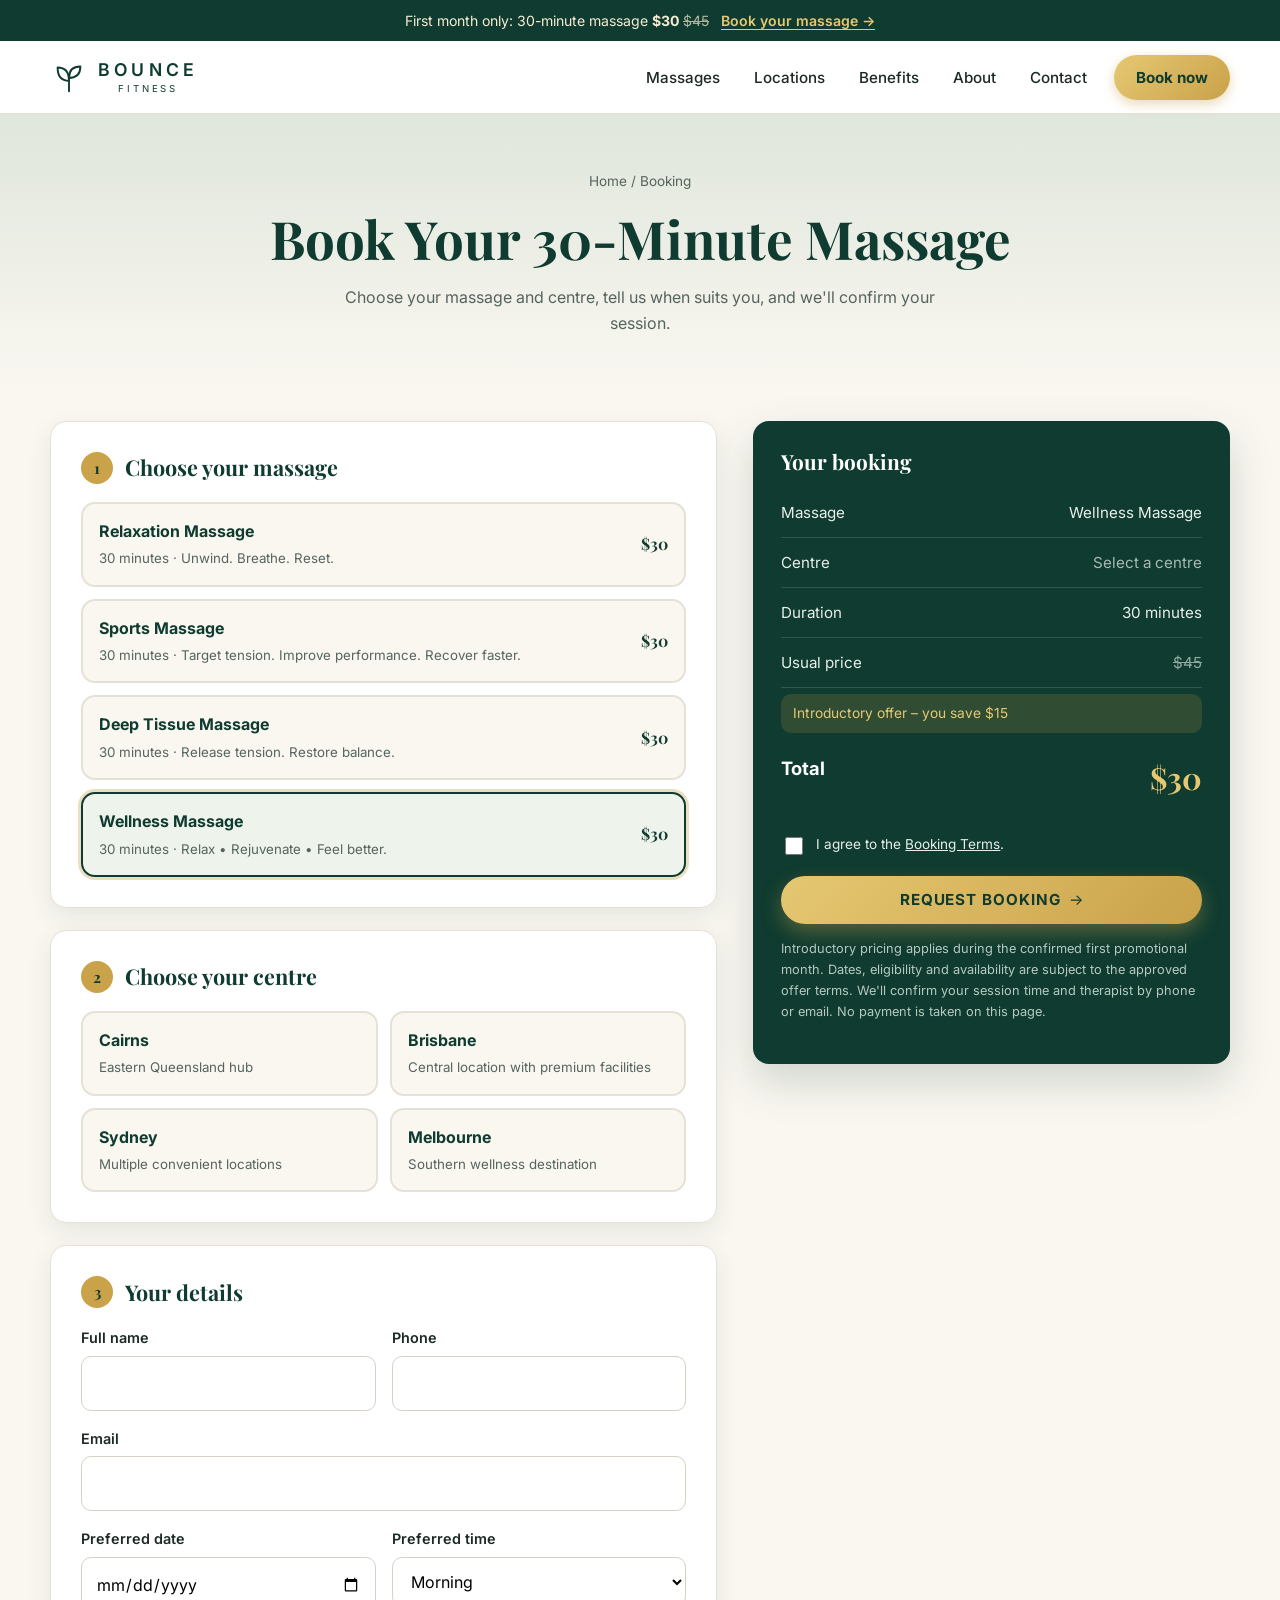
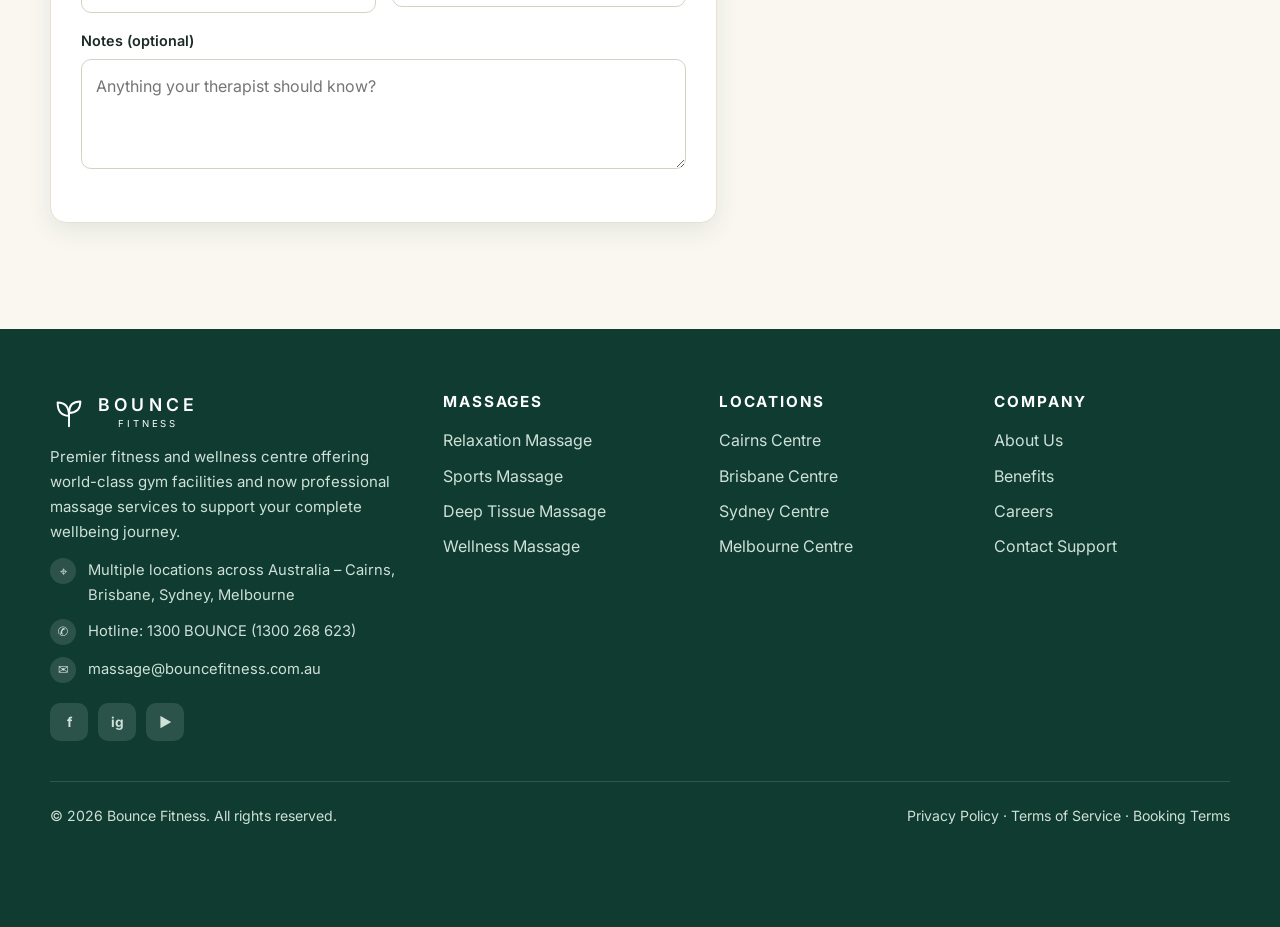
<file: booking-wellness.html>
<!DOCTYPE html>
<html lang="en">
<head>
  <meta charset="UTF-8">
  <meta name="viewport" content="width=device-width, initial-scale=1">
  <title>Book Your Massage | Bounce Fitness</title>
  <meta name="description" content="Book your 30-minute massage at Bounce Fitness for $30 in your first month.">
  <meta property="og:title" content="Book Your Massage | Bounce Fitness">
  <meta property="og:description" content="Book your 30-minute massage at Bounce Fitness for $30 in your first month.">
  <meta property="og:type" content="website">
  <meta property="og:image" content="images/hero-banner.jpg">
  <meta name="theme-color" content="#0f3b30">
  <link rel="icon" href="data:image/svg+xml,%3Csvg xmlns='http://www.w3.org/2000/svg' viewBox='0 0 40 40'%3E%3Crect width='40' height='40' rx='9' fill='%230f3b30'/%3E%3Cpath d='M20 33V20M20 24c-8 0-12-5-12-14 8 0 12 5 12 14zM20 21c0-8 4-12 12-12 0 8-4 12-12 12z' fill='none' stroke='%23e6c872' stroke-width='2' stroke-linecap='round' stroke-linejoin='round'/%3E%3C/svg%3E">
  <link rel="preconnect" href="https://fonts.googleapis.com">
  <link rel="preconnect" href="https://fonts.gstatic.com" crossorigin>
  <link href="https://fonts.googleapis.com/css2?family=Inter:wght@400;500;600;700&family=Playfair+Display:wght@500;700&display=swap" rel="stylesheet">
  <link rel="stylesheet" href="css/style.css">
</head>
<body>
<a class="skip" href="#main">Skip to content</a>
<div class="promo">First month only: 30-minute massage <strong>$30</strong> <s>$45</s> <a href="booking.html">Book your massage →</a></div>
<header class="site-header">
  <div class="container nav-wrap">
    <a class="logo" href="index.html" aria-label="Bounce Fitness – home">
      <svg viewBox="0 0 40 40" fill="none" stroke="currentColor" stroke-width="2" stroke-linecap="round" stroke-linejoin="round" aria-hidden="true"><path d="M20 35V20"/><path d="M20 24C12 24 8 19 8 10c8 0 12 5 12 14z"/><path d="M20 21c0-8 4-12 12-12 0 8-4 12-12 12z"/></svg>
      <span class="word"><b>BOUNCE</b><small>FITNESS</small></span>
    </a>
    <input type="checkbox" id="nav-toggle" class="nav-toggle" aria-label="Toggle menu">
    <label for="nav-toggle" class="burger" aria-hidden="true">☰</label>
    <nav aria-label="Main"><ul class="nav-links">
      <li><a href="massages.html">Massages</a></li><li><a href="locations.html">Locations</a></li><li><a href="benefits.html">Benefits</a></li><li><a href="about.html">About</a></li><li><a href="contact.html">Contact</a></li><li><a class="nav-cta" href="booking.html">Book now</a></li>
    </ul></nav>
  </div>
</header>

<main id="main">
<section class="page-hero">
  <div class="container">
    <nav class="breadcrumb" aria-label="Breadcrumb"><a href="index.html">Home</a> / Booking</nav>
    <h1>Book Your 30-Minute Massage</h1>
    <p>Choose your massage and centre, tell us when suits you, and we'll confirm your session.</p>
  </div>
</section>
<section style="padding-top:30px">
  <div class="container">
    <form class="checkout" action="mailto:massage@bouncefitness.com.au" method="post" enctype="text/plain">
      <div>
        <div class="panel">
          <h2><span>1</span> Choose your massage</h2>
          <div class="options"><div class="opt">
          <input type="radio" name="massage" id="svc-relax" value="Relaxation Massage">
          <label for="svc-relax"><span class="t"><strong>Relaxation Massage</strong><small>30 minutes · Unwind. Breathe. Reset.</small></span><span class="p">$30</span></label>
        </div><div class="opt">
          <input type="radio" name="massage" id="svc-sports" value="Sports Massage">
          <label for="svc-sports"><span class="t"><strong>Sports Massage</strong><small>30 minutes · Target tension. Improve performance. Recover faster.</small></span><span class="p">$30</span></label>
        </div><div class="opt">
          <input type="radio" name="massage" id="svc-deep" value="Deep Tissue Massage">
          <label for="svc-deep"><span class="t"><strong>Deep Tissue Massage</strong><small>30 minutes · Release tension. Restore balance.</small></span><span class="p">$30</span></label>
        </div><div class="opt">
          <input type="radio" name="massage" id="svc-wellness" value="Wellness Massage" checked>
          <label for="svc-wellness"><span class="t"><strong>Wellness Massage</strong><small>30 minutes · Relax • Rejuvenate • Feel better.</small></span><span class="p">$30</span></label>
        </div></div>
        </div>
        <div class="panel">
          <h2><span>2</span> Choose your centre</h2>
          <div class="options cols-2"><div class="opt">
          <input type="radio" name="centre" id="loc-cairns" value="Cairns" required>
          <label for="loc-cairns"><span class="t"><strong>Cairns</strong><small>Eastern Queensland hub</small></span></label>
        </div><div class="opt">
          <input type="radio" name="centre" id="loc-brisbane" value="Brisbane" required>
          <label for="loc-brisbane"><span class="t"><strong>Brisbane</strong><small>Central location with premium facilities</small></span></label>
        </div><div class="opt">
          <input type="radio" name="centre" id="loc-sydney" value="Sydney" required>
          <label for="loc-sydney"><span class="t"><strong>Sydney</strong><small>Multiple convenient locations</small></span></label>
        </div><div class="opt">
          <input type="radio" name="centre" id="loc-melbourne" value="Melbourne" required>
          <label for="loc-melbourne"><span class="t"><strong>Melbourne</strong><small>Southern wellness destination</small></span></label>
        </div></div>
        </div>
        <div class="panel">
          <h2><span>3</span> Your details</h2>
          <div class="row-2">
            <div class="field"><label for="b-name">Full name</label><input id="b-name" name="name" type="text" autocomplete="name" required></div>
            <div class="field"><label for="b-phone">Phone</label><input id="b-phone" name="phone" type="tel" autocomplete="tel" required></div>
          </div>
          <div class="field"><label for="b-email">Email</label><input id="b-email" name="email" type="email" autocomplete="email" required></div>
          <div class="row-2">
            <div class="field"><label for="b-date">Preferred date</label><input id="b-date" name="date" type="date" required></div>
            <div class="field"><label for="b-time">Preferred time</label>
              <select id="b-time" name="time"><option>Morning</option><option>Afternoon</option><option>Evening</option></select></div>
          </div>
          <div class="field"><label for="b-note">Notes (optional)</label><textarea id="b-note" name="notes" placeholder="Anything your therapist should know?"></textarea></div>
        </div>
      </div>
      <aside class="summary" aria-label="Booking summary">
        <h2>Your booking</h2>
        <div class="line"><span>Massage</span><span><span class="sum-svc sum-relax">Relaxation Massage</span><span class="sum-svc sum-sports">Sports Massage</span><span class="sum-svc sum-deep">Deep Tissue Massage</span><span class="sum-svc sum-wellness">Wellness Massage</span></span></div>
        <div class="line"><span>Centre</span><span><span class="sum-none">Select a centre</span><span class="sum-loc sum-cairns">Cairns</span><span class="sum-loc sum-brisbane">Brisbane</span><span class="sum-loc sum-sydney">Sydney</span><span class="sum-loc sum-melbourne">Melbourne</span></span></div>
        <div class="line"><span>Duration</span><span>30 minutes</span></div>
        <div class="line"><span>Usual price</span><s>$45</s></div>
        <div class="save-note">Introductory offer – you save $15</div>
        <div class="line total"><span>Total</span><span>$30</span></div>
        <label style="display:flex;gap:10px;align-items:flex-start;margin:18px 0;font-size:.85rem;cursor:pointer"><input type="checkbox" required style="margin-top:4px;width:18px;height:18px;flex:none"><span>I agree to the <a href="legal.html#booking-terms" style="text-decoration:underline">Booking Terms</a>.</span></label>
        <button class="btn btn-block" type="submit">Request booking</button>
        <p class="note">Introductory pricing applies during the confirmed first promotional month. Dates, eligibility and availability are subject to the approved offer terms. We'll confirm your session time and therapist by phone or email. No payment is taken on this page.</p>
      </aside>
    </form>
  </div>
</section>
</main>

<footer class="site-footer">
  <div class="container">
    <div class="footer-grid">
      <div>
        <a class="logo" href="index.html" aria-label="Bounce Fitness – home">
      <svg viewBox="0 0 40 40" fill="none" stroke="currentColor" stroke-width="2" stroke-linecap="round" stroke-linejoin="round" aria-hidden="true"><path d="M20 35V20"/><path d="M20 24C12 24 8 19 8 10c8 0 12 5 12 14z"/><path d="M20 21c0-8 4-12 12-12 0 8-4 12-12 12z"/></svg>
      <span class="word"><b>BOUNCE</b><small>FITNESS</small></span>
    </a>
        <p>Premier fitness and wellness centre offering world-class gym facilities and now professional massage services to support your complete wellbeing journey.</p>
        <div class="contact-line"><b>⌖</b><span>Multiple locations across Australia – Cairns, Brisbane, Sydney, Melbourne</span></div>
        <div class="contact-line"><b>✆</b><span>Hotline: <a href="tel:1300268623">1300 BOUNCE (1300 268 623)</a></span></div>
        <div class="contact-line"><b>✉</b><span><a href="mailto:massage@bouncefitness.com.au">massage@bouncefitness.com.au</a></span></div>
        <div class="socials"><a href="#" aria-label="Facebook">f</a><a href="#" aria-label="Instagram">ig</a><a href="#" aria-label="YouTube">▶</a></div>
      </div>
      <div>
        <h4>Massages</h4>
        <ul>
          <li><a href="massage-relaxation.html">Relaxation Massage</a></li><li><a href="massage-sports.html">Sports Massage</a></li><li><a href="massage-deep-tissue.html">Deep Tissue Massage</a></li><li><a href="massage-wellness.html">Wellness Massage</a></li>
        </ul>
      </div>
      <div>
        <h4>Locations</h4>
        <ul>
          <li><a href="locations.html#cairns">Cairns Centre</a></li><li><a href="locations.html#brisbane">Brisbane Centre</a></li><li><a href="locations.html#sydney">Sydney Centre</a></li><li><a href="locations.html#melbourne">Melbourne Centre</a></li>
        </ul>
      </div>
      <div>
        <h4>Company</h4>
        <ul>
          <li><a href="about.html">About Us</a></li>
          <li><a href="benefits.html">Benefits</a></li>
          <li><a href="about.html#careers">Careers</a></li>
          <li><a href="contact.html">Contact Support</a></li>
        </ul>
      </div>
    </div>
    <div class="footer-bottom">
      <span>© 2026 Bounce Fitness. All rights reserved.</span>
      <span><a href="legal.html#privacy">Privacy Policy</a> · <a href="legal.html#terms">Terms of Service</a> · <a href="legal.html#booking-terms">Booking Terms</a></span>
    </div>
  </div>
</footer>

</body>
</html>
</file>
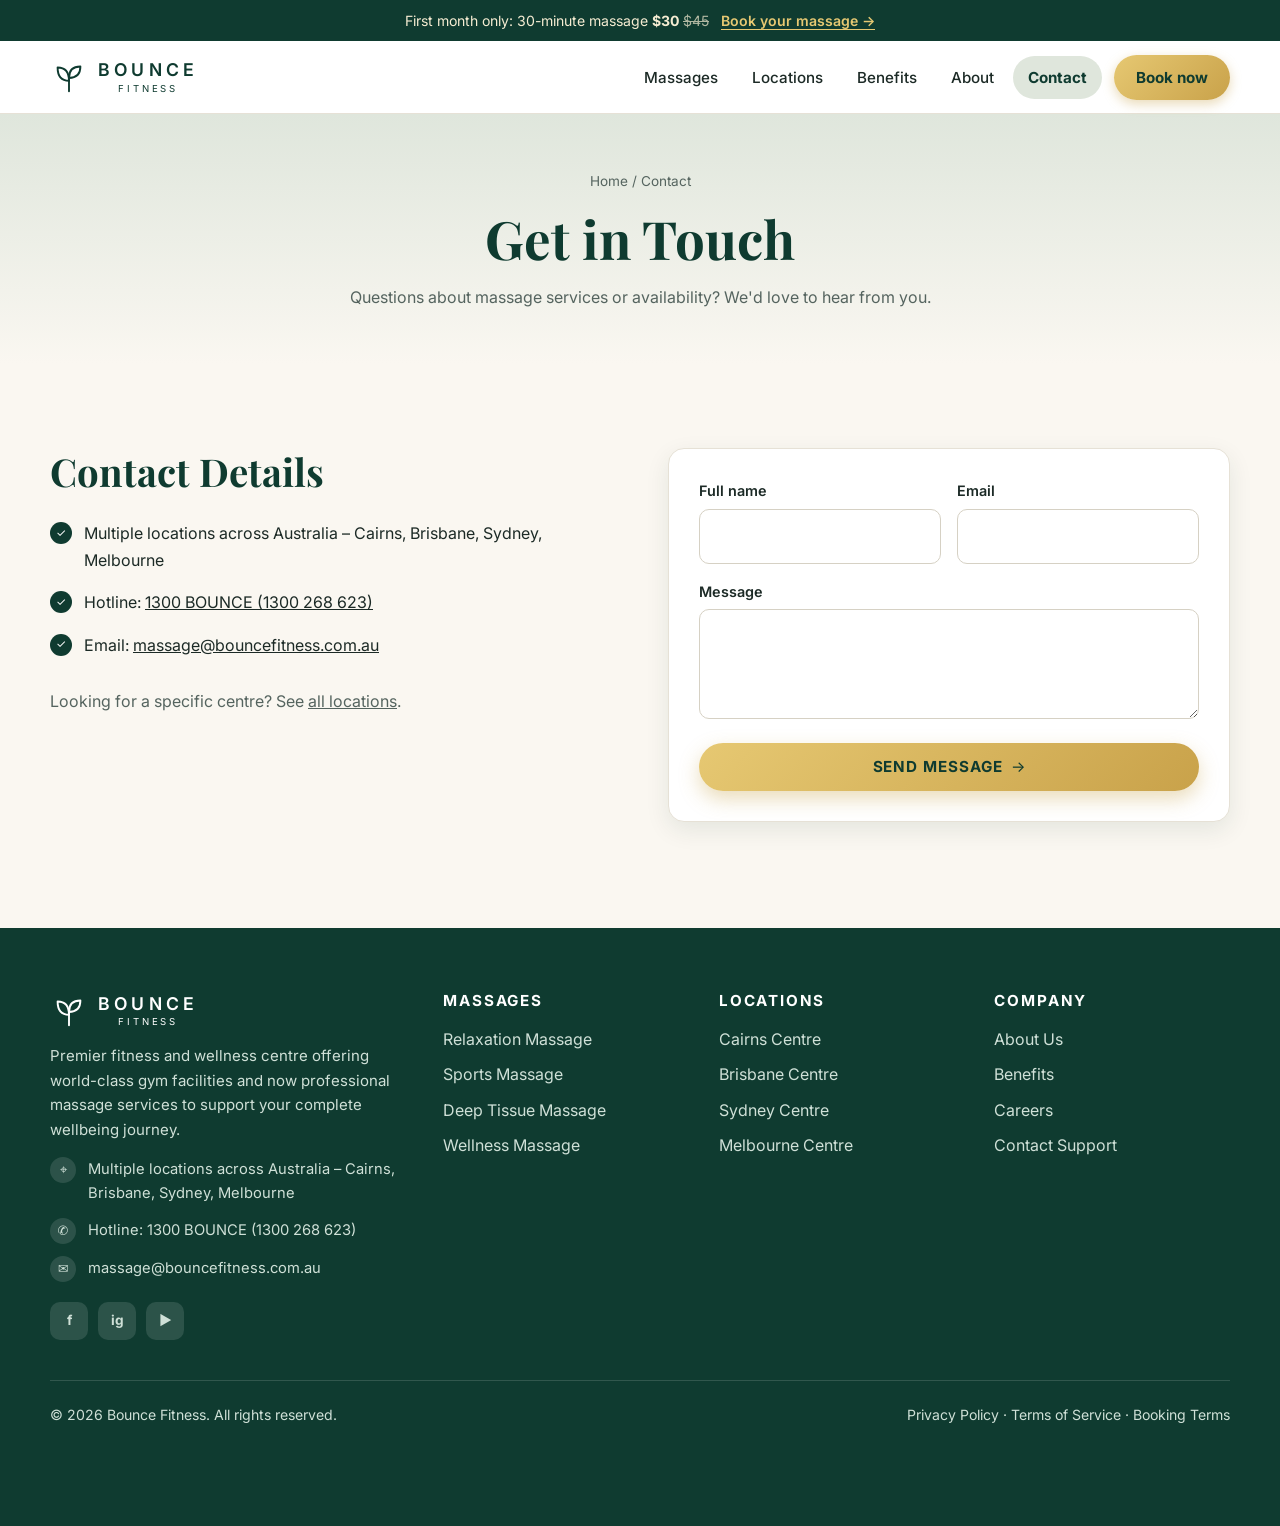
<file: contact.html>
<!DOCTYPE html>
<html lang="en">
<head>
  <meta charset="UTF-8">
  <meta name="viewport" content="width=device-width, initial-scale=1">
  <title>Contact | Bounce Fitness</title>
  <meta name="description" content="Contact Bounce Fitness about massage services, availability and bookings.">
  <meta property="og:title" content="Contact | Bounce Fitness">
  <meta property="og:description" content="Contact Bounce Fitness about massage services, availability and bookings.">
  <meta property="og:type" content="website">
  <meta property="og:image" content="images/hero-banner.jpg">
  <meta name="theme-color" content="#0f3b30">
  <link rel="icon" href="data:image/svg+xml,%3Csvg xmlns='http://www.w3.org/2000/svg' viewBox='0 0 40 40'%3E%3Crect width='40' height='40' rx='9' fill='%230f3b30'/%3E%3Cpath d='M20 33V20M20 24c-8 0-12-5-12-14 8 0 12 5 12 14zM20 21c0-8 4-12 12-12 0 8-4 12-12 12z' fill='none' stroke='%23e6c872' stroke-width='2' stroke-linecap='round' stroke-linejoin='round'/%3E%3C/svg%3E">
  <link rel="preconnect" href="https://fonts.googleapis.com">
  <link rel="preconnect" href="https://fonts.gstatic.com" crossorigin>
  <link href="https://fonts.googleapis.com/css2?family=Inter:wght@400;500;600;700&family=Playfair+Display:wght@500;700&display=swap" rel="stylesheet">
  <link rel="stylesheet" href="css/style.css">
</head>
<body>
<a class="skip" href="#main">Skip to content</a>
<div class="promo">First month only: 30-minute massage <strong>$30</strong> <s>$45</s> <a href="booking.html">Book your massage →</a></div>
<header class="site-header">
  <div class="container nav-wrap">
    <a class="logo" href="index.html" aria-label="Bounce Fitness – home">
      <svg viewBox="0 0 40 40" fill="none" stroke="currentColor" stroke-width="2" stroke-linecap="round" stroke-linejoin="round" aria-hidden="true"><path d="M20 35V20"/><path d="M20 24C12 24 8 19 8 10c8 0 12 5 12 14z"/><path d="M20 21c0-8 4-12 12-12 0 8-4 12-12 12z"/></svg>
      <span class="word"><b>BOUNCE</b><small>FITNESS</small></span>
    </a>
    <input type="checkbox" id="nav-toggle" class="nav-toggle" aria-label="Toggle menu">
    <label for="nav-toggle" class="burger" aria-hidden="true">☰</label>
    <nav aria-label="Main"><ul class="nav-links">
      <li><a href="massages.html">Massages</a></li><li><a href="locations.html">Locations</a></li><li><a href="benefits.html">Benefits</a></li><li><a href="about.html">About</a></li><li><a class="active" aria-current="page" href="contact.html">Contact</a></li><li><a class="nav-cta" href="booking.html">Book now</a></li>
    </ul></nav>
  </div>
</header>

<main id="main">
<section class="page-hero">
  <div class="container">
    <nav class="breadcrumb" aria-label="Breadcrumb"><a href="index.html">Home</a> / Contact</nav>
    <h1>Get in Touch</h1>
    <p>Questions about massage services or availability? We'd love to hear from you.</p>
  </div>
</section>
<section>
  <div class="container split top">
    <div>
      <h2>Contact Details</h2>
      <ul class="check-list">
        <li>Multiple locations across Australia – Cairns, Brisbane, Sydney, Melbourne</li>
        <li>Hotline: <a href="tel:1300268623"><u>1300 BOUNCE (1300 268 623)</u></a></li>
        <li>Email: <a href="mailto:massage@bouncefitness.com.au"><u>massage@bouncefitness.com.au</u></a></li>
      </ul>
      <p style="margin-top:22px" class="muted">Looking for a specific centre? See <a href="locations.html"><u>all locations</u></a>.</p>
    </div>
    <form class="panel" action="mailto:massage@bouncefitness.com.au" method="post" enctype="text/plain">
      <div class="row-2">
        <div class="field"><label for="c-name">Full name</label><input id="c-name" name="name" type="text" autocomplete="name" required></div>
        <div class="field"><label for="c-email">Email</label><input id="c-email" name="email" type="email" autocomplete="email" required></div>
      </div>
      <div class="field"><label for="c-msg">Message</label><textarea id="c-msg" name="message" required></textarea></div>
      <button class="btn btn-block" type="submit">Send message</button>
    </form>
  </div>
</section>
</main>

<footer class="site-footer">
  <div class="container">
    <div class="footer-grid">
      <div>
        <a class="logo" href="index.html" aria-label="Bounce Fitness – home">
      <svg viewBox="0 0 40 40" fill="none" stroke="currentColor" stroke-width="2" stroke-linecap="round" stroke-linejoin="round" aria-hidden="true"><path d="M20 35V20"/><path d="M20 24C12 24 8 19 8 10c8 0 12 5 12 14z"/><path d="M20 21c0-8 4-12 12-12 0 8-4 12-12 12z"/></svg>
      <span class="word"><b>BOUNCE</b><small>FITNESS</small></span>
    </a>
        <p>Premier fitness and wellness centre offering world-class gym facilities and now professional massage services to support your complete wellbeing journey.</p>
        <div class="contact-line"><b>⌖</b><span>Multiple locations across Australia – Cairns, Brisbane, Sydney, Melbourne</span></div>
        <div class="contact-line"><b>✆</b><span>Hotline: <a href="tel:1300268623">1300 BOUNCE (1300 268 623)</a></span></div>
        <div class="contact-line"><b>✉</b><span><a href="mailto:massage@bouncefitness.com.au">massage@bouncefitness.com.au</a></span></div>
        <div class="socials"><a href="#" aria-label="Facebook">f</a><a href="#" aria-label="Instagram">ig</a><a href="#" aria-label="YouTube">▶</a></div>
      </div>
      <div>
        <h4>Massages</h4>
        <ul>
          <li><a href="massage-relaxation.html">Relaxation Massage</a></li><li><a href="massage-sports.html">Sports Massage</a></li><li><a href="massage-deep-tissue.html">Deep Tissue Massage</a></li><li><a href="massage-wellness.html">Wellness Massage</a></li>
        </ul>
      </div>
      <div>
        <h4>Locations</h4>
        <ul>
          <li><a href="locations.html#cairns">Cairns Centre</a></li><li><a href="locations.html#brisbane">Brisbane Centre</a></li><li><a href="locations.html#sydney">Sydney Centre</a></li><li><a href="locations.html#melbourne">Melbourne Centre</a></li>
        </ul>
      </div>
      <div>
        <h4>Company</h4>
        <ul>
          <li><a href="about.html">About Us</a></li>
          <li><a href="benefits.html">Benefits</a></li>
          <li><a href="about.html#careers">Careers</a></li>
          <li><a href="contact.html">Contact Support</a></li>
        </ul>
      </div>
    </div>
    <div class="footer-bottom">
      <span>© 2026 Bounce Fitness. All rights reserved.</span>
      <span><a href="legal.html#privacy">Privacy Policy</a> · <a href="legal.html#terms">Terms of Service</a> · <a href="legal.html#booking-terms">Booking Terms</a></span>
    </div>
  </div>
</footer>
<div class="mobile-bar">
  <div>30-min massage from<strong>$30</strong></div>
  <a class="btn btn-sm" href="booking.html">Book now</a>
</div>
</body>
</html>
</file>
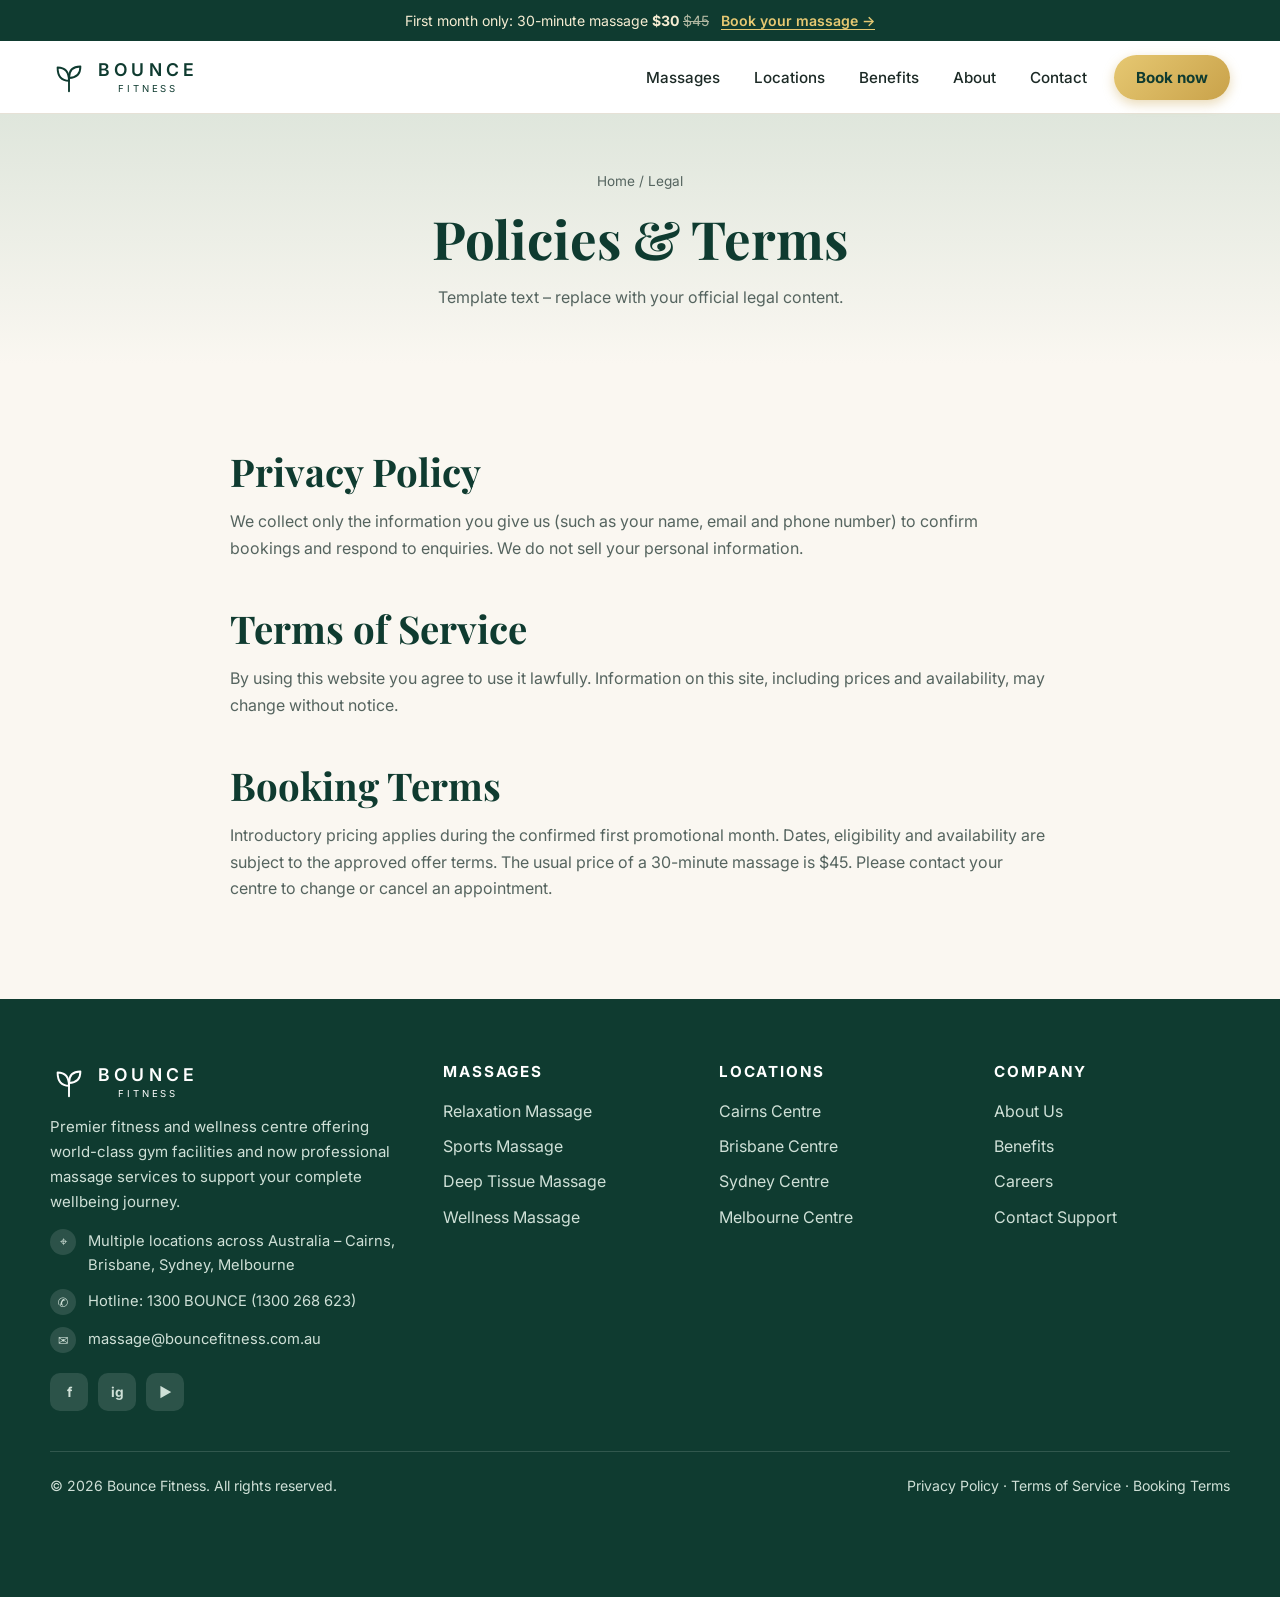
<file: legal.html>
<!DOCTYPE html>
<html lang="en">
<head>
  <meta charset="UTF-8">
  <meta name="viewport" content="width=device-width, initial-scale=1">
  <title>Policies & Terms | Bounce Fitness</title>
  <meta name="description" content="Privacy policy, terms of service and booking terms.">
  <meta property="og:title" content="Policies & Terms | Bounce Fitness">
  <meta property="og:description" content="Privacy policy, terms of service and booking terms.">
  <meta property="og:type" content="website">
  <meta property="og:image" content="images/hero-banner.jpg">
  <meta name="theme-color" content="#0f3b30">
  <link rel="icon" href="data:image/svg+xml,%3Csvg xmlns='http://www.w3.org/2000/svg' viewBox='0 0 40 40'%3E%3Crect width='40' height='40' rx='9' fill='%230f3b30'/%3E%3Cpath d='M20 33V20M20 24c-8 0-12-5-12-14 8 0 12 5 12 14zM20 21c0-8 4-12 12-12 0 8-4 12-12 12z' fill='none' stroke='%23e6c872' stroke-width='2' stroke-linecap='round' stroke-linejoin='round'/%3E%3C/svg%3E">
  <link rel="preconnect" href="https://fonts.googleapis.com">
  <link rel="preconnect" href="https://fonts.gstatic.com" crossorigin>
  <link href="https://fonts.googleapis.com/css2?family=Inter:wght@400;500;600;700&family=Playfair+Display:wght@500;700&display=swap" rel="stylesheet">
  <link rel="stylesheet" href="css/style.css">
</head>
<body>
<a class="skip" href="#main">Skip to content</a>
<div class="promo">First month only: 30-minute massage <strong>$30</strong> <s>$45</s> <a href="booking.html">Book your massage →</a></div>
<header class="site-header">
  <div class="container nav-wrap">
    <a class="logo" href="index.html" aria-label="Bounce Fitness – home">
      <svg viewBox="0 0 40 40" fill="none" stroke="currentColor" stroke-width="2" stroke-linecap="round" stroke-linejoin="round" aria-hidden="true"><path d="M20 35V20"/><path d="M20 24C12 24 8 19 8 10c8 0 12 5 12 14z"/><path d="M20 21c0-8 4-12 12-12 0 8-4 12-12 12z"/></svg>
      <span class="word"><b>BOUNCE</b><small>FITNESS</small></span>
    </a>
    <input type="checkbox" id="nav-toggle" class="nav-toggle" aria-label="Toggle menu">
    <label for="nav-toggle" class="burger" aria-hidden="true">☰</label>
    <nav aria-label="Main"><ul class="nav-links">
      <li><a href="massages.html">Massages</a></li><li><a href="locations.html">Locations</a></li><li><a href="benefits.html">Benefits</a></li><li><a href="about.html">About</a></li><li><a href="contact.html">Contact</a></li><li><a class="nav-cta" href="booking.html">Book now</a></li>
    </ul></nav>
  </div>
</header>

<main id="main">
<section class="page-hero">
  <div class="container">
    <nav class="breadcrumb" aria-label="Breadcrumb"><a href="index.html">Home</a> / Legal</nav>
    <h1>Policies &amp; Terms</h1>
    <p>Template text – replace with your official legal content.</p>
  </div>
</section>
<section>
  <div class="narrow">
    <h2 id="privacy">Privacy Policy</h2>
    <p class="muted">We collect only the information you give us (such as your name, email and phone number) to confirm bookings and respond to enquiries. We do not sell your personal information.</p>
    <h2 id="terms" style="margin-top:44px">Terms of Service</h2>
    <p class="muted">By using this website you agree to use it lawfully. Information on this site, including prices and availability, may change without notice.</p>
    <h2 id="booking-terms" style="margin-top:44px">Booking Terms</h2>
    <p class="muted">Introductory pricing applies during the confirmed first promotional month. Dates, eligibility and availability are subject to the approved offer terms. The usual price of a 30-minute massage is $45. Please contact your centre to change or cancel an appointment.</p>
  </div>
</section>
</main>

<footer class="site-footer">
  <div class="container">
    <div class="footer-grid">
      <div>
        <a class="logo" href="index.html" aria-label="Bounce Fitness – home">
      <svg viewBox="0 0 40 40" fill="none" stroke="currentColor" stroke-width="2" stroke-linecap="round" stroke-linejoin="round" aria-hidden="true"><path d="M20 35V20"/><path d="M20 24C12 24 8 19 8 10c8 0 12 5 12 14z"/><path d="M20 21c0-8 4-12 12-12 0 8-4 12-12 12z"/></svg>
      <span class="word"><b>BOUNCE</b><small>FITNESS</small></span>
    </a>
        <p>Premier fitness and wellness centre offering world-class gym facilities and now professional massage services to support your complete wellbeing journey.</p>
        <div class="contact-line"><b>⌖</b><span>Multiple locations across Australia – Cairns, Brisbane, Sydney, Melbourne</span></div>
        <div class="contact-line"><b>✆</b><span>Hotline: <a href="tel:1300268623">1300 BOUNCE (1300 268 623)</a></span></div>
        <div class="contact-line"><b>✉</b><span><a href="mailto:massage@bouncefitness.com.au">massage@bouncefitness.com.au</a></span></div>
        <div class="socials"><a href="#" aria-label="Facebook">f</a><a href="#" aria-label="Instagram">ig</a><a href="#" aria-label="YouTube">▶</a></div>
      </div>
      <div>
        <h4>Massages</h4>
        <ul>
          <li><a href="massage-relaxation.html">Relaxation Massage</a></li><li><a href="massage-sports.html">Sports Massage</a></li><li><a href="massage-deep-tissue.html">Deep Tissue Massage</a></li><li><a href="massage-wellness.html">Wellness Massage</a></li>
        </ul>
      </div>
      <div>
        <h4>Locations</h4>
        <ul>
          <li><a href="locations.html#cairns">Cairns Centre</a></li><li><a href="locations.html#brisbane">Brisbane Centre</a></li><li><a href="locations.html#sydney">Sydney Centre</a></li><li><a href="locations.html#melbourne">Melbourne Centre</a></li>
        </ul>
      </div>
      <div>
        <h4>Company</h4>
        <ul>
          <li><a href="about.html">About Us</a></li>
          <li><a href="benefits.html">Benefits</a></li>
          <li><a href="about.html#careers">Careers</a></li>
          <li><a href="contact.html">Contact Support</a></li>
        </ul>
      </div>
    </div>
    <div class="footer-bottom">
      <span>© 2026 Bounce Fitness. All rights reserved.</span>
      <span><a href="legal.html#privacy">Privacy Policy</a> · <a href="legal.html#terms">Terms of Service</a> · <a href="legal.html#booking-terms">Booking Terms</a></span>
    </div>
  </div>
</footer>
<div class="mobile-bar">
  <div>30-min massage from<strong>$30</strong></div>
  <a class="btn btn-sm" href="booking.html">Book now</a>
</div>
</body>
</html>
</file>
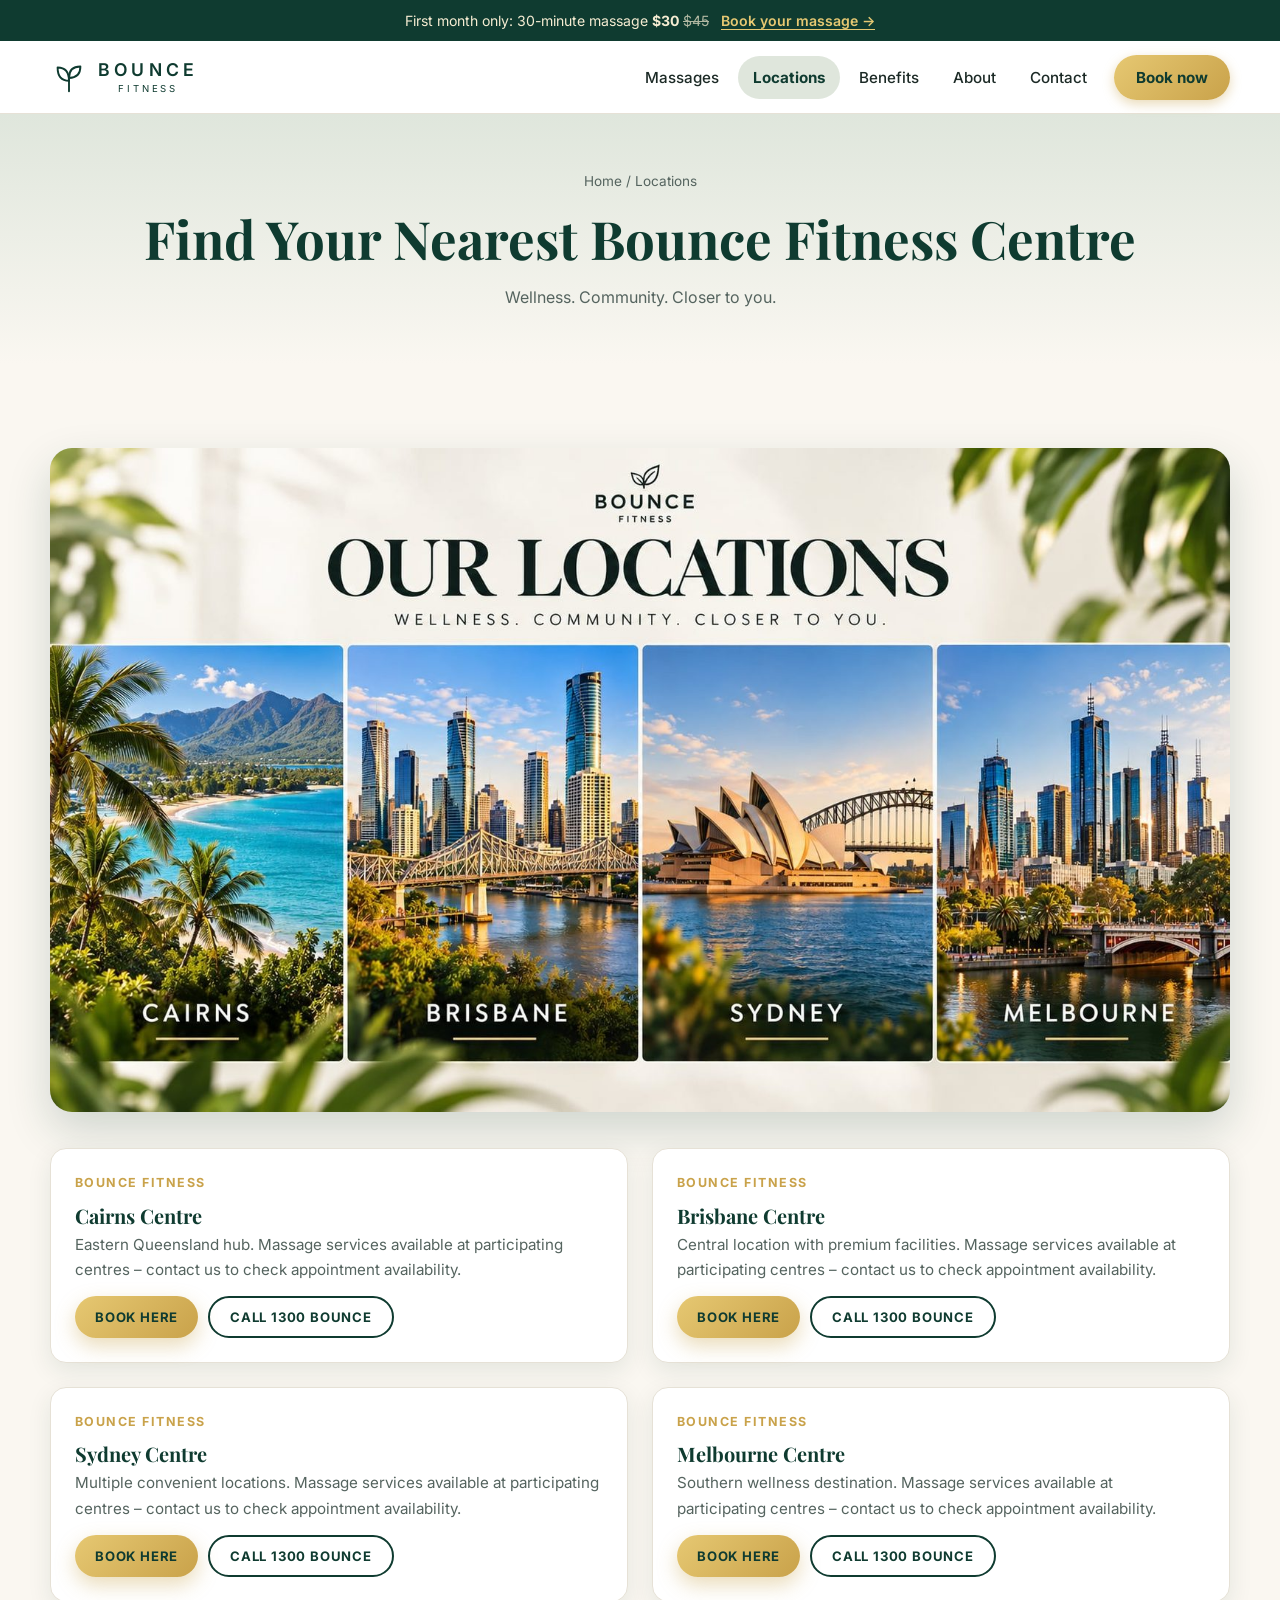
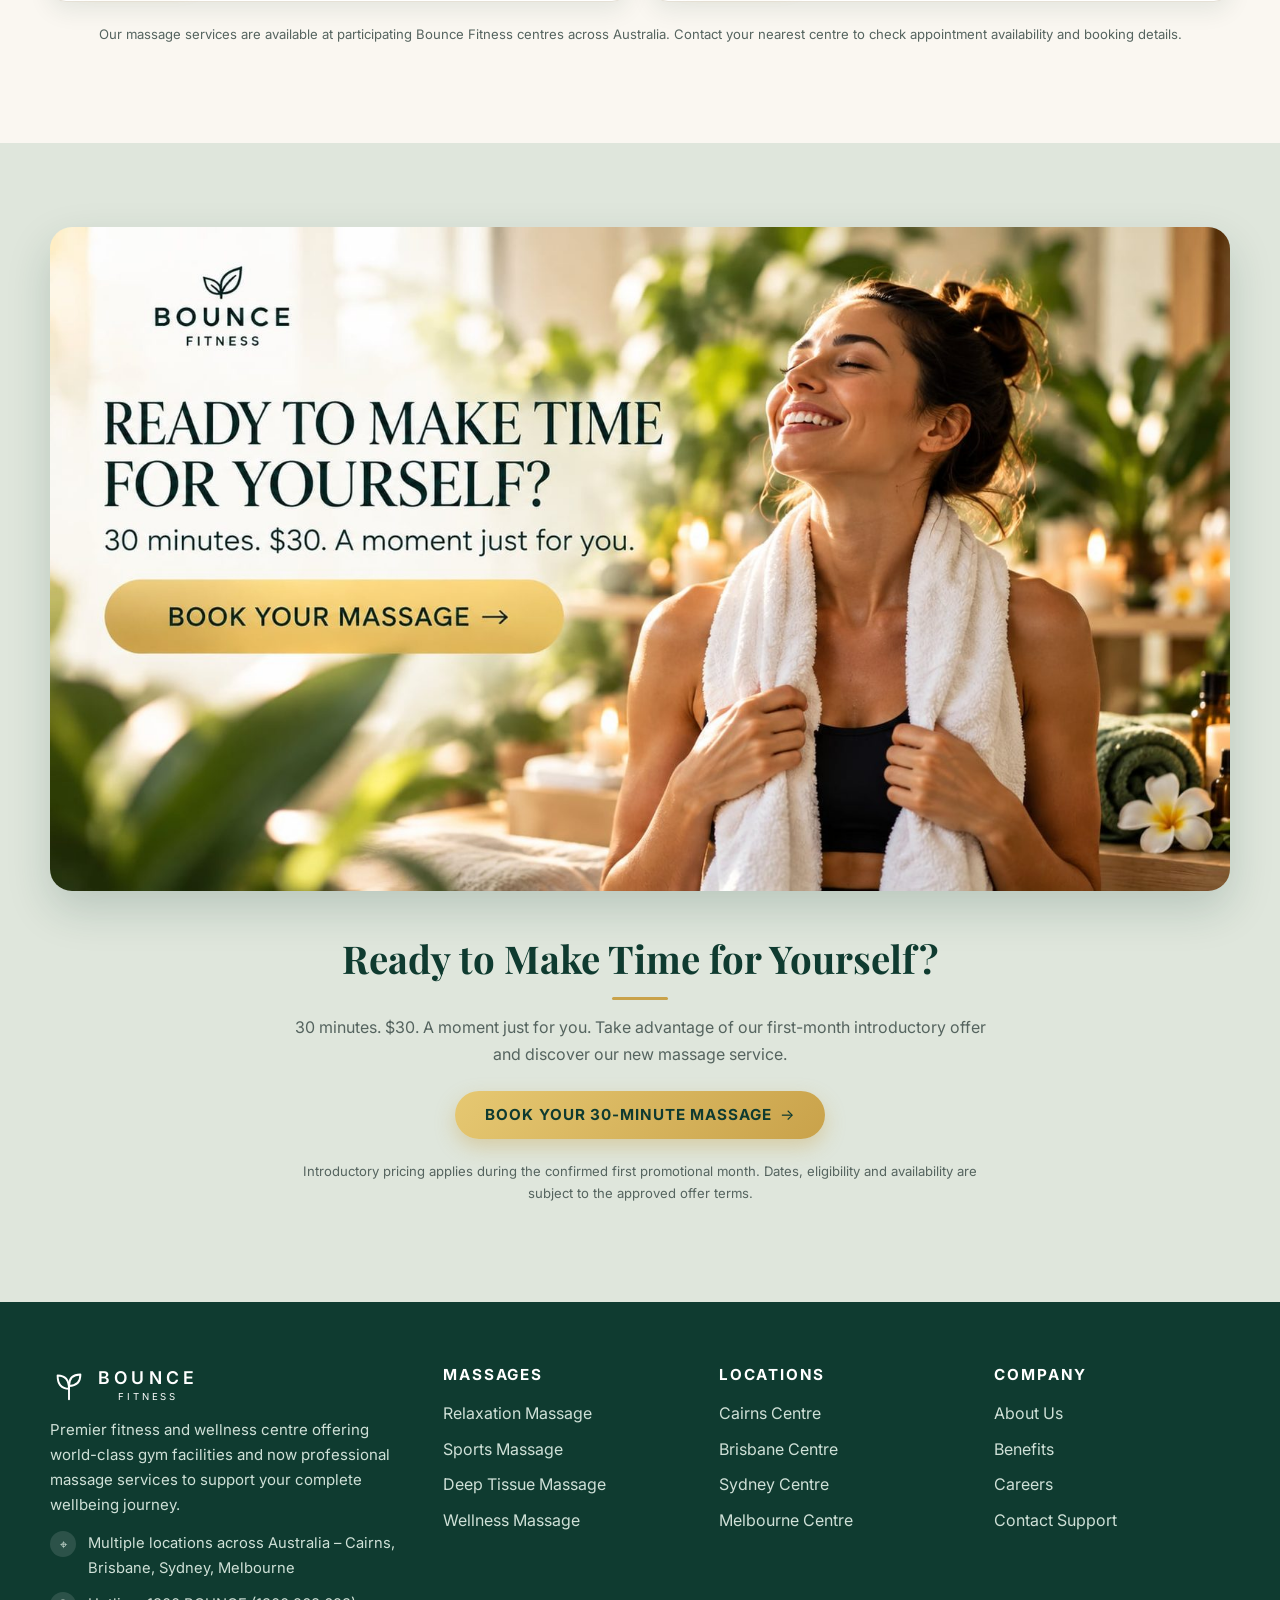
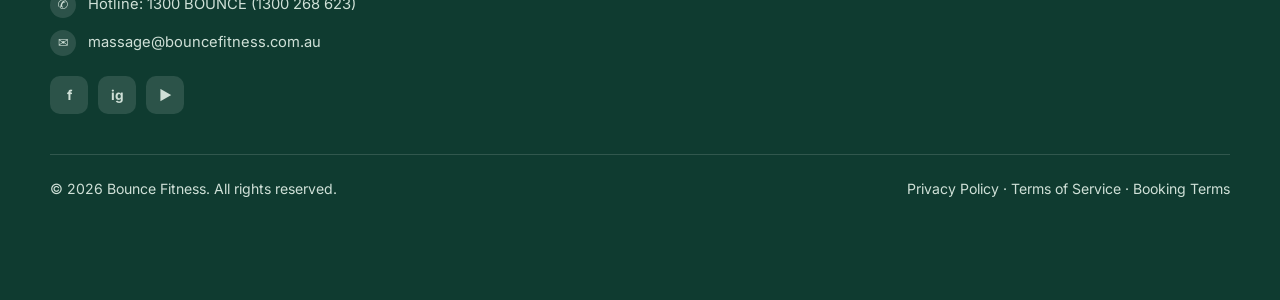
<file: locations.html>
<!DOCTYPE html>
<html lang="en">
<head>
  <meta charset="UTF-8">
  <meta name="viewport" content="width=device-width, initial-scale=1">
  <title>Locations | Bounce Fitness</title>
  <meta name="description" content="Find your nearest Bounce Fitness centre in Cairns, Brisbane, Sydney or Melbourne.">
  <meta property="og:title" content="Locations | Bounce Fitness">
  <meta property="og:description" content="Find your nearest Bounce Fitness centre in Cairns, Brisbane, Sydney or Melbourne.">
  <meta property="og:type" content="website">
  <meta property="og:image" content="images/locations-banner.jpg">
  <meta name="theme-color" content="#0f3b30">
  <link rel="icon" href="data:image/svg+xml,%3Csvg xmlns='http://www.w3.org/2000/svg' viewBox='0 0 40 40'%3E%3Crect width='40' height='40' rx='9' fill='%230f3b30'/%3E%3Cpath d='M20 33V20M20 24c-8 0-12-5-12-14 8 0 12 5 12 14zM20 21c0-8 4-12 12-12 0 8-4 12-12 12z' fill='none' stroke='%23e6c872' stroke-width='2' stroke-linecap='round' stroke-linejoin='round'/%3E%3C/svg%3E">
  <link rel="preconnect" href="https://fonts.googleapis.com">
  <link rel="preconnect" href="https://fonts.gstatic.com" crossorigin>
  <link href="https://fonts.googleapis.com/css2?family=Inter:wght@400;500;600;700&family=Playfair+Display:wght@500;700&display=swap" rel="stylesheet">
  <link rel="stylesheet" href="css/style.css">
</head>
<body>
<a class="skip" href="#main">Skip to content</a>
<div class="promo">First month only: 30-minute massage <strong>$30</strong> <s>$45</s> <a href="booking.html">Book your massage →</a></div>
<header class="site-header">
  <div class="container nav-wrap">
    <a class="logo" href="index.html" aria-label="Bounce Fitness – home">
      <svg viewBox="0 0 40 40" fill="none" stroke="currentColor" stroke-width="2" stroke-linecap="round" stroke-linejoin="round" aria-hidden="true"><path d="M20 35V20"/><path d="M20 24C12 24 8 19 8 10c8 0 12 5 12 14z"/><path d="M20 21c0-8 4-12 12-12 0 8-4 12-12 12z"/></svg>
      <span class="word"><b>BOUNCE</b><small>FITNESS</small></span>
    </a>
    <input type="checkbox" id="nav-toggle" class="nav-toggle" aria-label="Toggle menu">
    <label for="nav-toggle" class="burger" aria-hidden="true">☰</label>
    <nav aria-label="Main"><ul class="nav-links">
      <li><a href="massages.html">Massages</a></li><li><a class="active" aria-current="page" href="locations.html">Locations</a></li><li><a href="benefits.html">Benefits</a></li><li><a href="about.html">About</a></li><li><a href="contact.html">Contact</a></li><li><a class="nav-cta" href="booking.html">Book now</a></li>
    </ul></nav>
  </div>
</header>

<main id="main">
<section class="page-hero">
  <div class="container">
    <nav class="breadcrumb" aria-label="Breadcrumb"><a href="index.html">Home</a> / Locations</nav>
    <h1>Find Your Nearest Bounce Fitness Centre</h1>
    <p>Wellness. Community. Closer to you.</p>
  </div>
</section>
<section>
  <div class="container">
    <div class="banner"><img src="images/locations-banner.jpg" alt="Our locations: Cairns, Brisbane, Sydney and Melbourne" width="1600" height="900" fetchpriority="high"></div>
    <div class="grid-2" style="margin-top:36px">
      <article class="loc" id="cairns">
        <span class="sub">Bounce Fitness</span>
        <h3>Cairns Centre</h3>
        <p>Eastern Queensland hub. Massage services available at participating centres – contact us to check appointment availability.</p>
        <div class="row">
          <a class="btn btn-sm no-arrow" href="booking.html">Book here</a>
          <a class="btn btn-ghost btn-sm no-arrow" href="tel:1300268623">Call 1300 BOUNCE</a>
        </div>
      </article><article class="loc" id="brisbane">
        <span class="sub">Bounce Fitness</span>
        <h3>Brisbane Centre</h3>
        <p>Central location with premium facilities. Massage services available at participating centres – contact us to check appointment availability.</p>
        <div class="row">
          <a class="btn btn-sm no-arrow" href="booking.html">Book here</a>
          <a class="btn btn-ghost btn-sm no-arrow" href="tel:1300268623">Call 1300 BOUNCE</a>
        </div>
      </article><article class="loc" id="sydney">
        <span class="sub">Bounce Fitness</span>
        <h3>Sydney Centre</h3>
        <p>Multiple convenient locations. Massage services available at participating centres – contact us to check appointment availability.</p>
        <div class="row">
          <a class="btn btn-sm no-arrow" href="booking.html">Book here</a>
          <a class="btn btn-ghost btn-sm no-arrow" href="tel:1300268623">Call 1300 BOUNCE</a>
        </div>
      </article><article class="loc" id="melbourne">
        <span class="sub">Bounce Fitness</span>
        <h3>Melbourne Centre</h3>
        <p>Southern wellness destination. Massage services available at participating centres – contact us to check appointment availability.</p>
        <div class="row">
          <a class="btn btn-sm no-arrow" href="booking.html">Book here</a>
          <a class="btn btn-ghost btn-sm no-arrow" href="tel:1300268623">Call 1300 BOUNCE</a>
        </div>
      </article>
    </div>
    <p class="fineprint">Our massage services are available at participating Bounce Fitness centres across Australia. Contact your nearest centre to check appointment availability and booking details.</p>
  </div>
</section>
<section class="bg-sage">
  <div class="container">
    <a class="banner" href="booking.html"><img src="images/cta-ready.jpg" alt="Ready to make time for yourself? 30 minutes. $30. A moment just for you. Book your massage." width="1600" height="900" loading="lazy" decoding="async"></a>
    <div class="sec-head" style="margin:44px auto 0">
      <h2>Ready to Make Time for Yourself?</h2>
      <p>30 minutes. $30. A moment just for you. Take advantage of our first-month introductory offer and discover our new massage service.</p>
      <p style="margin-top:24px"><a class="btn" href="booking.html">Book your 30-minute massage</a></p>
      <p class="fineprint">Introductory pricing applies during the confirmed first promotional month. Dates, eligibility and availability are subject to the approved offer terms.</p>
    </div>
  </div>
</section>
</main>

<footer class="site-footer">
  <div class="container">
    <div class="footer-grid">
      <div>
        <a class="logo" href="index.html" aria-label="Bounce Fitness – home">
      <svg viewBox="0 0 40 40" fill="none" stroke="currentColor" stroke-width="2" stroke-linecap="round" stroke-linejoin="round" aria-hidden="true"><path d="M20 35V20"/><path d="M20 24C12 24 8 19 8 10c8 0 12 5 12 14z"/><path d="M20 21c0-8 4-12 12-12 0 8-4 12-12 12z"/></svg>
      <span class="word"><b>BOUNCE</b><small>FITNESS</small></span>
    </a>
        <p>Premier fitness and wellness centre offering world-class gym facilities and now professional massage services to support your complete wellbeing journey.</p>
        <div class="contact-line"><b>⌖</b><span>Multiple locations across Australia – Cairns, Brisbane, Sydney, Melbourne</span></div>
        <div class="contact-line"><b>✆</b><span>Hotline: <a href="tel:1300268623">1300 BOUNCE (1300 268 623)</a></span></div>
        <div class="contact-line"><b>✉</b><span><a href="mailto:massage@bouncefitness.com.au">massage@bouncefitness.com.au</a></span></div>
        <div class="socials"><a href="#" aria-label="Facebook">f</a><a href="#" aria-label="Instagram">ig</a><a href="#" aria-label="YouTube">▶</a></div>
      </div>
      <div>
        <h4>Massages</h4>
        <ul>
          <li><a href="massage-relaxation.html">Relaxation Massage</a></li><li><a href="massage-sports.html">Sports Massage</a></li><li><a href="massage-deep-tissue.html">Deep Tissue Massage</a></li><li><a href="massage-wellness.html">Wellness Massage</a></li>
        </ul>
      </div>
      <div>
        <h4>Locations</h4>
        <ul>
          <li><a href="locations.html#cairns">Cairns Centre</a></li><li><a href="locations.html#brisbane">Brisbane Centre</a></li><li><a href="locations.html#sydney">Sydney Centre</a></li><li><a href="locations.html#melbourne">Melbourne Centre</a></li>
        </ul>
      </div>
      <div>
        <h4>Company</h4>
        <ul>
          <li><a href="about.html">About Us</a></li>
          <li><a href="benefits.html">Benefits</a></li>
          <li><a href="about.html#careers">Careers</a></li>
          <li><a href="contact.html">Contact Support</a></li>
        </ul>
      </div>
    </div>
    <div class="footer-bottom">
      <span>© 2026 Bounce Fitness. All rights reserved.</span>
      <span><a href="legal.html#privacy">Privacy Policy</a> · <a href="legal.html#terms">Terms of Service</a> · <a href="legal.html#booking-terms">Booking Terms</a></span>
    </div>
  </div>
</footer>
<div class="mobile-bar">
  <div>30-min massage from<strong>$30</strong></div>
  <a class="btn btn-sm" href="booking.html">Book now</a>
</div>
</body>
</html>
</file>
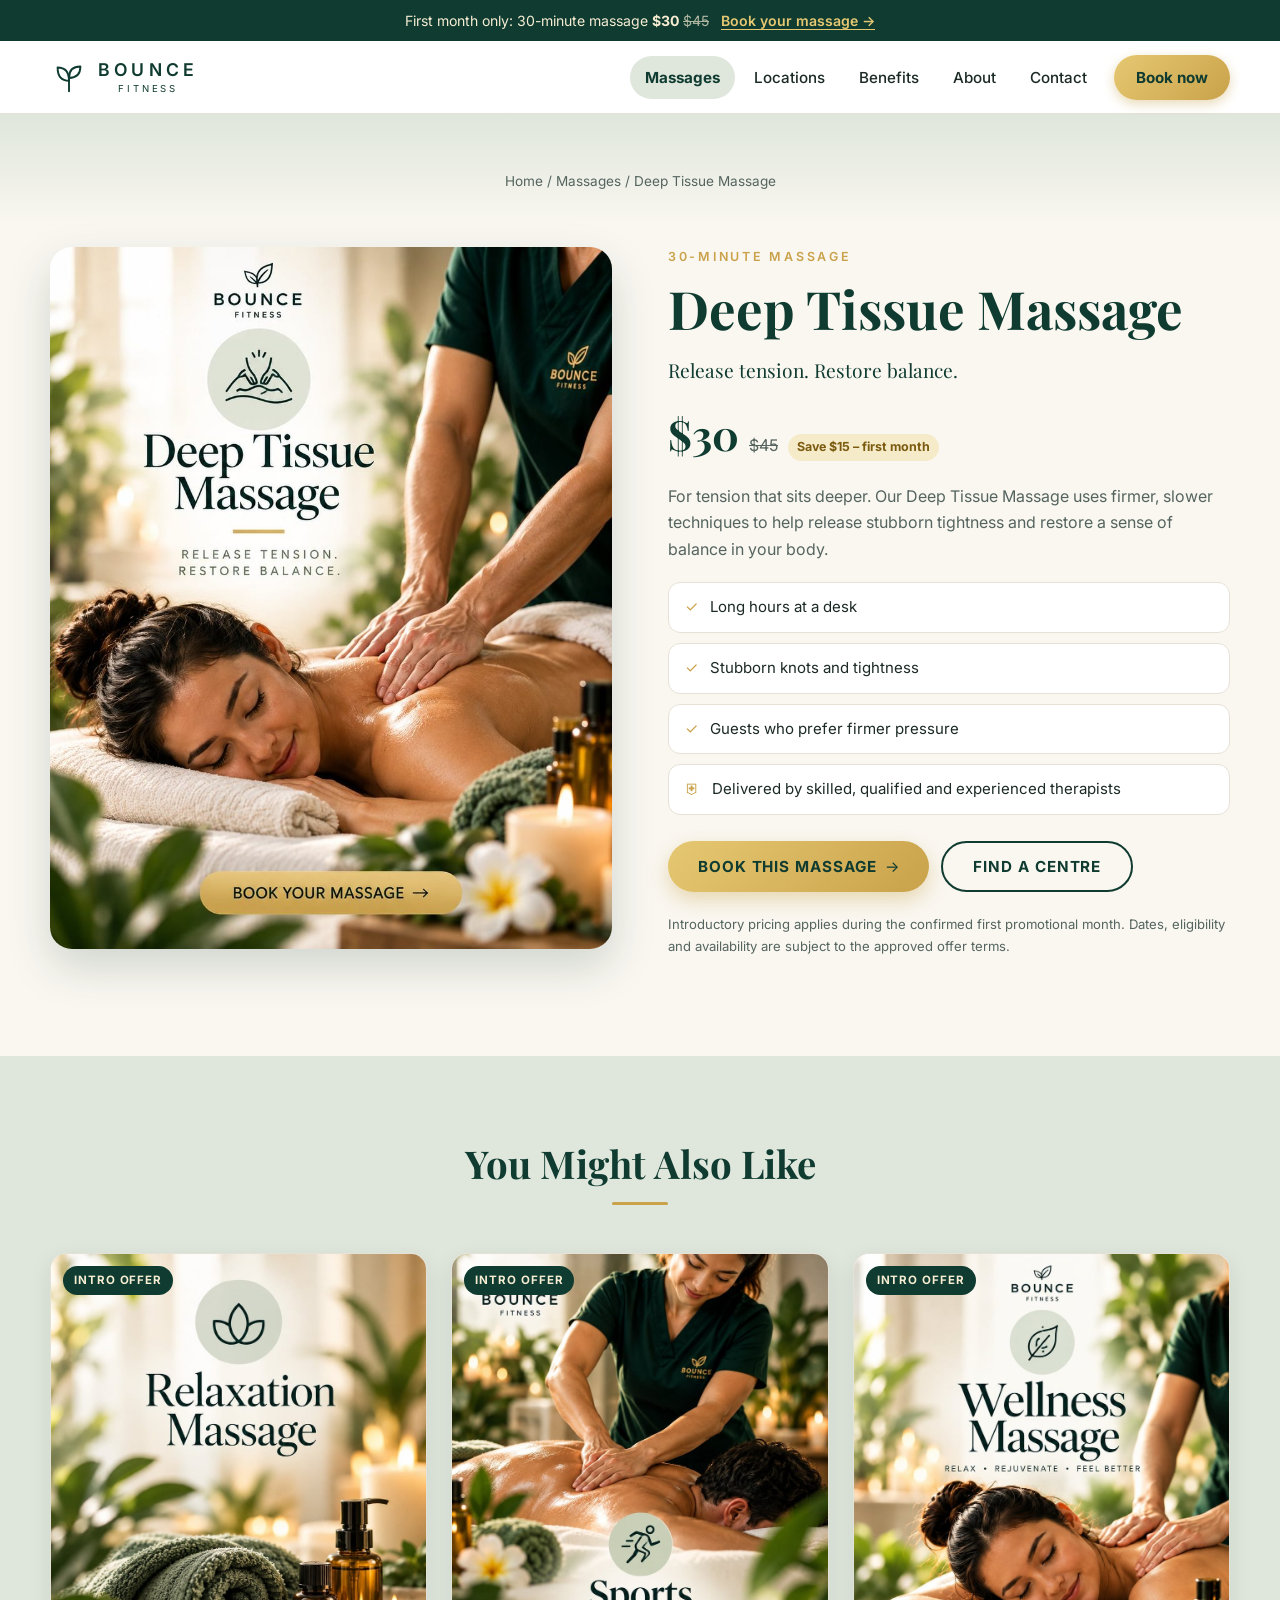
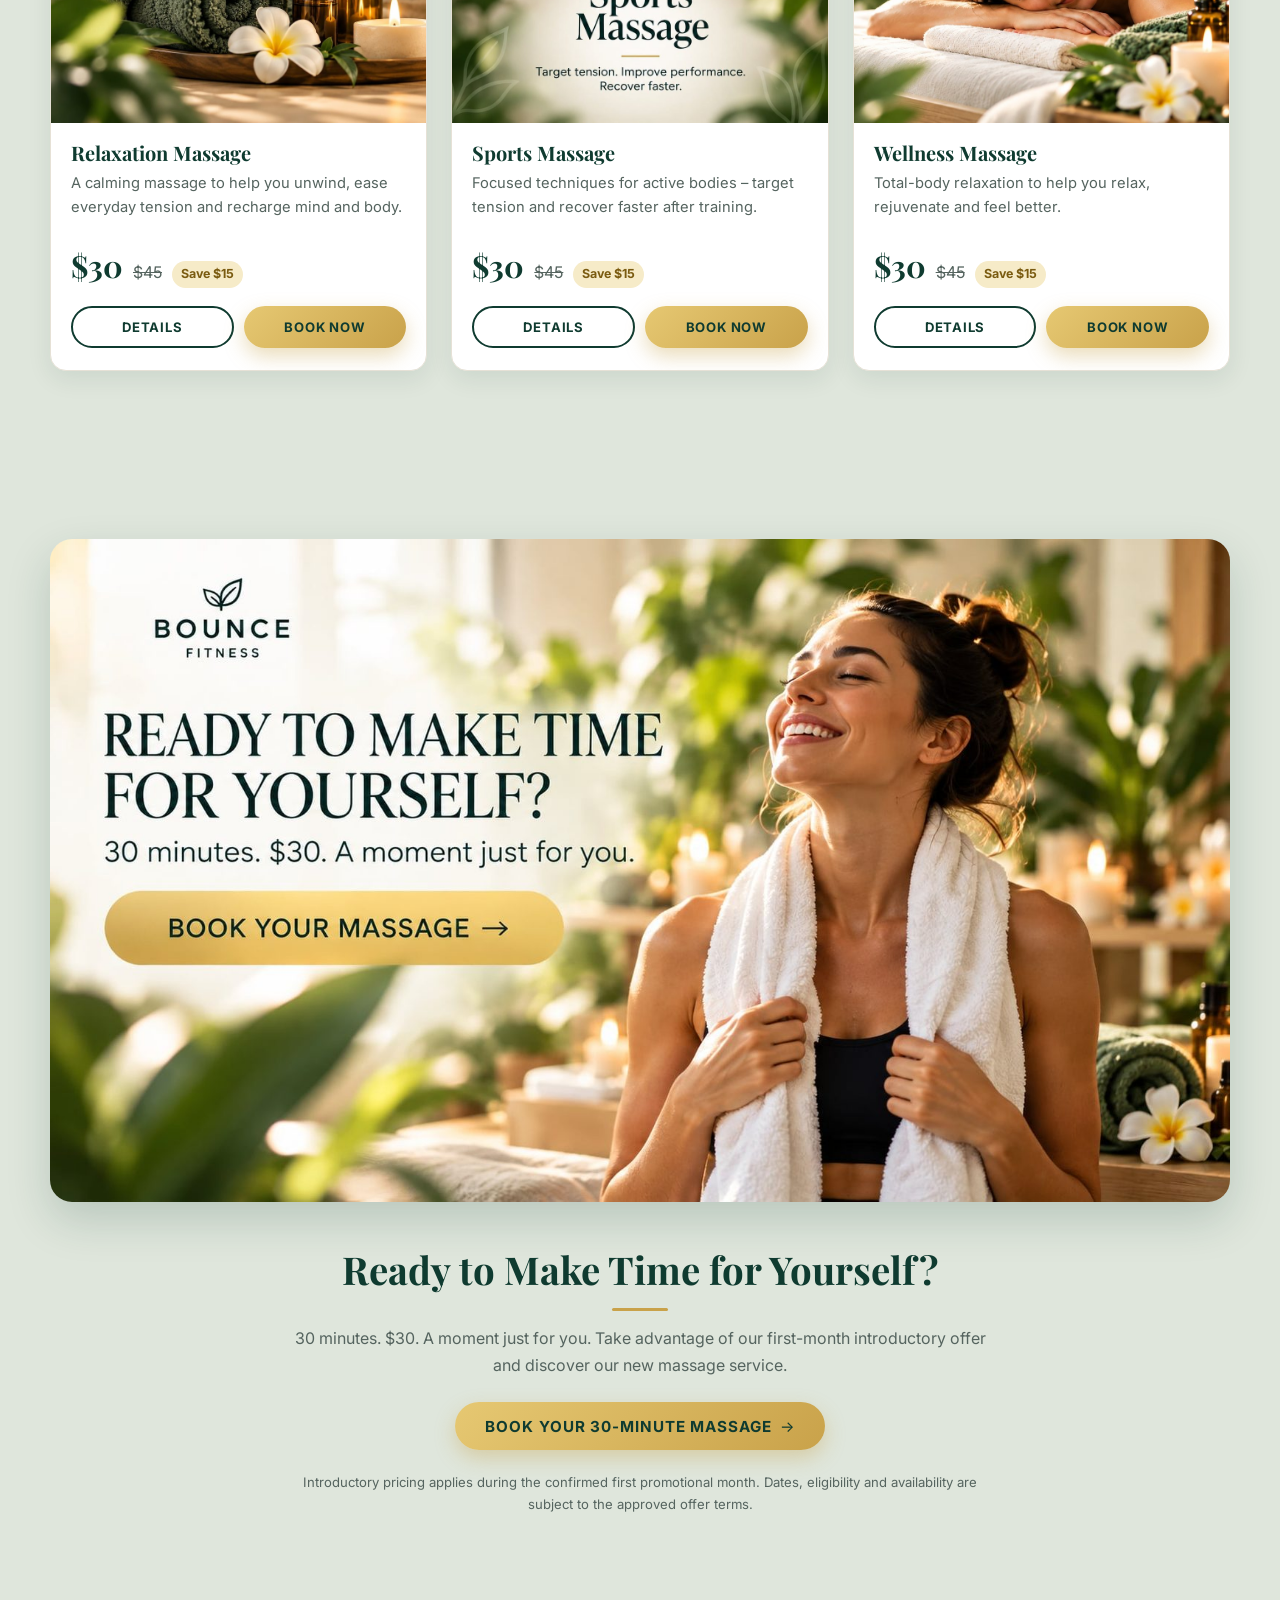
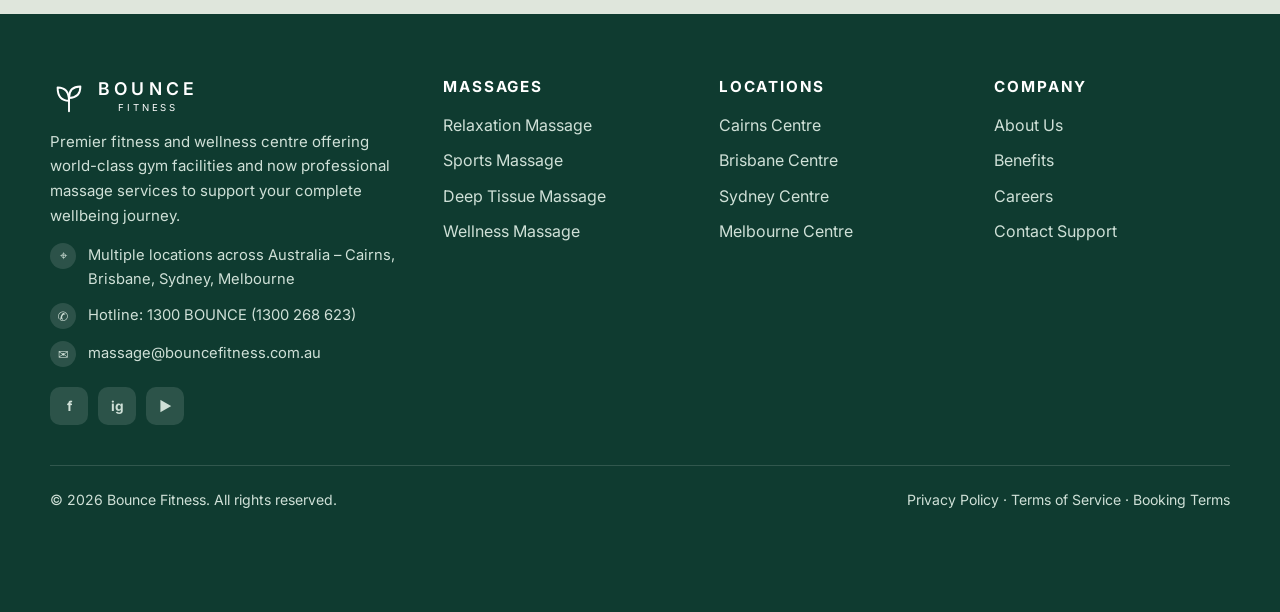
<file: massage-deep-tissue.html>
<!DOCTYPE html>
<html lang="en">
<head>
  <meta charset="UTF-8">
  <meta name="viewport" content="width=device-width, initial-scale=1">
  <title>Deep Tissue Massage | Bounce Fitness</title>
  <meta name="description" content="Deep Tissue Massage at Bounce Fitness – Release tension. Restore balance. 30 minutes for $30 in your first month.">
  <meta property="og:title" content="Deep Tissue Massage | Bounce Fitness">
  <meta property="og:description" content="Deep Tissue Massage at Bounce Fitness – Release tension. Restore balance. 30 minutes for $30 in your first month.">
  <meta property="og:type" content="website">
  <meta property="og:image" content="images/deep-tissue.jpg">
  <meta name="theme-color" content="#0f3b30">
  <link rel="icon" href="data:image/svg+xml,%3Csvg xmlns='http://www.w3.org/2000/svg' viewBox='0 0 40 40'%3E%3Crect width='40' height='40' rx='9' fill='%230f3b30'/%3E%3Cpath d='M20 33V20M20 24c-8 0-12-5-12-14 8 0 12 5 12 14zM20 21c0-8 4-12 12-12 0 8-4 12-12 12z' fill='none' stroke='%23e6c872' stroke-width='2' stroke-linecap='round' stroke-linejoin='round'/%3E%3C/svg%3E">
  <link rel="preconnect" href="https://fonts.googleapis.com">
  <link rel="preconnect" href="https://fonts.gstatic.com" crossorigin>
  <link href="https://fonts.googleapis.com/css2?family=Inter:wght@400;500;600;700&family=Playfair+Display:wght@500;700&display=swap" rel="stylesheet">
  <link rel="stylesheet" href="css/style.css">
  <script type="application/ld+json">{"@context": "https://schema.org", "@type": "Service", "name": "Deep Tissue Massage (30 minutes)", "provider": {"@type": "HealthClub", "name": "Bounce Fitness"}, "offers": {"@type": "Offer", "price": "30", "priceCurrency": "AUD"}}</script>
</head>
<body>
<a class="skip" href="#main">Skip to content</a>
<div class="promo">First month only: 30-minute massage <strong>$30</strong> <s>$45</s> <a href="booking.html">Book your massage →</a></div>
<header class="site-header">
  <div class="container nav-wrap">
    <a class="logo" href="index.html" aria-label="Bounce Fitness – home">
      <svg viewBox="0 0 40 40" fill="none" stroke="currentColor" stroke-width="2" stroke-linecap="round" stroke-linejoin="round" aria-hidden="true"><path d="M20 35V20"/><path d="M20 24C12 24 8 19 8 10c8 0 12 5 12 14z"/><path d="M20 21c0-8 4-12 12-12 0 8-4 12-12 12z"/></svg>
      <span class="word"><b>BOUNCE</b><small>FITNESS</small></span>
    </a>
    <input type="checkbox" id="nav-toggle" class="nav-toggle" aria-label="Toggle menu">
    <label for="nav-toggle" class="burger" aria-hidden="true">☰</label>
    <nav aria-label="Main"><ul class="nav-links">
      <li><a class="active" aria-current="page" href="massages.html">Massages</a></li><li><a href="locations.html">Locations</a></li><li><a href="benefits.html">Benefits</a></li><li><a href="about.html">About</a></li><li><a href="contact.html">Contact</a></li><li><a class="nav-cta" href="booking.html">Book now</a></li>
    </ul></nav>
  </div>
</header>

<main id="main">
<section class="page-hero" style="padding-bottom:20px">
  <div class="container">
    <nav class="breadcrumb" aria-label="Breadcrumb"><a href="index.html">Home</a> / <a href="massages.html">Massages</a> / Deep Tissue Massage</nav>
  </div>
</section>
<section style="padding-top:20px">
  <div class="container detail">
    <div class="gallery"><img src="images/deep-tissue.jpg" alt="Deep Tissue Massage – Release tension. Restore balance." width="900" height="1125" fetchpriority="high"></div>
    <div class="info">
      <span class="eyebrow">30-minute massage</span>
      <h1>Deep Tissue Massage</h1>
      <p class="lead" style="font-family:var(--font-head);font-size:1.2rem;color:var(--green)">Release tension. Restore balance.</p>
      <div class="price-line"><span class="now">$30</span><s>$45</s><span class="save">Save $15 – first month</span></div>
      <p class="muted">For tension that sits deeper. Our Deep Tissue Massage uses firmer, slower techniques to help release stubborn tightness and restore a sense of balance in your body.</p>
      <div class="perks">
        <div class="perk"><i>✓</i>Long hours at a desk</div><div class="perk"><i>✓</i>Stubborn knots and tightness</div><div class="perk"><i>✓</i>Guests who prefer firmer pressure</div>
        <div class="perk"><i>⛨</i>Delivered by skilled, qualified and experienced therapists</div>
      </div>
      <div class="btn-row">
        <a class="btn" href="booking-deep-tissue.html">Book this massage</a>
        <a class="btn btn-ghost no-arrow" href="locations.html">Find a centre</a>
      </div>
      <p class="fineprint" style="text-align:left">Introductory pricing applies during the confirmed first promotional month. Dates, eligibility and availability are subject to the approved offer terms.</p>
    </div>
  </div>
</section>
<section class="bg-sage">
  <div class="container">
    <div class="sec-head"><h2>You Might Also Like</h2></div>
    <div class="grid-3">
      <article class="product">
      <a class="thumb" href="massage-relaxation.html" aria-label="Relaxation Massage – view details">
        <img src="images/relaxation.jpg" alt="Relaxation Massage at Bounce Fitness" width="900" height="1125" loading="lazy" decoding="async">
        <span class="tag">Intro offer</span>
      </a>
      <div class="body">
        <h3><a href="massage-relaxation.html">Relaxation Massage</a></h3>
        <p class="desc">A calming massage to help you unwind, ease everyday tension and recharge mind and body.</p>
        <div class="price-line"><span class="now">$30</span><s>$45</s><span class="save">Save $15</span></div>
        <div class="actions">
          <a class="btn btn-ghost btn-sm no-arrow" href="massage-relaxation.html">Details</a>
          <a class="btn btn-sm no-arrow" href="booking-relaxation.html">Book now</a>
        </div>
      </div>
    </article><article class="product">
      <a class="thumb" href="massage-sports.html" aria-label="Sports Massage – view details">
        <img src="images/sports.jpg" alt="Sports Massage at Bounce Fitness" width="900" height="1125" loading="lazy" decoding="async">
        <span class="tag">Intro offer</span>
      </a>
      <div class="body">
        <h3><a href="massage-sports.html">Sports Massage</a></h3>
        <p class="desc">Focused techniques for active bodies – target tension and recover faster after training.</p>
        <div class="price-line"><span class="now">$30</span><s>$45</s><span class="save">Save $15</span></div>
        <div class="actions">
          <a class="btn btn-ghost btn-sm no-arrow" href="massage-sports.html">Details</a>
          <a class="btn btn-sm no-arrow" href="booking-sports.html">Book now</a>
        </div>
      </div>
    </article><article class="product">
      <a class="thumb" href="massage-wellness.html" aria-label="Wellness Massage – view details">
        <img src="images/wellness.jpg" alt="Wellness Massage at Bounce Fitness" width="900" height="1125" loading="lazy" decoding="async">
        <span class="tag">Intro offer</span>
      </a>
      <div class="body">
        <h3><a href="massage-wellness.html">Wellness Massage</a></h3>
        <p class="desc">Total-body relaxation to help you relax, rejuvenate and feel better.</p>
        <div class="price-line"><span class="now">$30</span><s>$45</s><span class="save">Save $15</span></div>
        <div class="actions">
          <a class="btn btn-ghost btn-sm no-arrow" href="massage-wellness.html">Details</a>
          <a class="btn btn-sm no-arrow" href="booking-wellness.html">Book now</a>
        </div>
      </div>
    </article>
    </div>
  </div>
</section>
<section class="bg-sage">
  <div class="container">
    <a class="banner" href="booking.html"><img src="images/cta-ready.jpg" alt="Ready to make time for yourself? 30 minutes. $30. A moment just for you. Book your massage." width="1600" height="900" loading="lazy" decoding="async"></a>
    <div class="sec-head" style="margin:44px auto 0">
      <h2>Ready to Make Time for Yourself?</h2>
      <p>30 minutes. $30. A moment just for you. Take advantage of our first-month introductory offer and discover our new massage service.</p>
      <p style="margin-top:24px"><a class="btn" href="booking.html">Book your 30-minute massage</a></p>
      <p class="fineprint">Introductory pricing applies during the confirmed first promotional month. Dates, eligibility and availability are subject to the approved offer terms.</p>
    </div>
  </div>
</section>
</main>

<footer class="site-footer">
  <div class="container">
    <div class="footer-grid">
      <div>
        <a class="logo" href="index.html" aria-label="Bounce Fitness – home">
      <svg viewBox="0 0 40 40" fill="none" stroke="currentColor" stroke-width="2" stroke-linecap="round" stroke-linejoin="round" aria-hidden="true"><path d="M20 35V20"/><path d="M20 24C12 24 8 19 8 10c8 0 12 5 12 14z"/><path d="M20 21c0-8 4-12 12-12 0 8-4 12-12 12z"/></svg>
      <span class="word"><b>BOUNCE</b><small>FITNESS</small></span>
    </a>
        <p>Premier fitness and wellness centre offering world-class gym facilities and now professional massage services to support your complete wellbeing journey.</p>
        <div class="contact-line"><b>⌖</b><span>Multiple locations across Australia – Cairns, Brisbane, Sydney, Melbourne</span></div>
        <div class="contact-line"><b>✆</b><span>Hotline: <a href="tel:1300268623">1300 BOUNCE (1300 268 623)</a></span></div>
        <div class="contact-line"><b>✉</b><span><a href="mailto:massage@bouncefitness.com.au">massage@bouncefitness.com.au</a></span></div>
        <div class="socials"><a href="#" aria-label="Facebook">f</a><a href="#" aria-label="Instagram">ig</a><a href="#" aria-label="YouTube">▶</a></div>
      </div>
      <div>
        <h4>Massages</h4>
        <ul>
          <li><a href="massage-relaxation.html">Relaxation Massage</a></li><li><a href="massage-sports.html">Sports Massage</a></li><li><a href="massage-deep-tissue.html">Deep Tissue Massage</a></li><li><a href="massage-wellness.html">Wellness Massage</a></li>
        </ul>
      </div>
      <div>
        <h4>Locations</h4>
        <ul>
          <li><a href="locations.html#cairns">Cairns Centre</a></li><li><a href="locations.html#brisbane">Brisbane Centre</a></li><li><a href="locations.html#sydney">Sydney Centre</a></li><li><a href="locations.html#melbourne">Melbourne Centre</a></li>
        </ul>
      </div>
      <div>
        <h4>Company</h4>
        <ul>
          <li><a href="about.html">About Us</a></li>
          <li><a href="benefits.html">Benefits</a></li>
          <li><a href="about.html#careers">Careers</a></li>
          <li><a href="contact.html">Contact Support</a></li>
        </ul>
      </div>
    </div>
    <div class="footer-bottom">
      <span>© 2026 Bounce Fitness. All rights reserved.</span>
      <span><a href="legal.html#privacy">Privacy Policy</a> · <a href="legal.html#terms">Terms of Service</a> · <a href="legal.html#booking-terms">Booking Terms</a></span>
    </div>
  </div>
</footer>
<div class="mobile-bar">
  <div>30-min massage from<strong>$30</strong></div>
  <a class="btn btn-sm" href="booking.html">Book now</a>
</div>
</body>
</html>
</file>
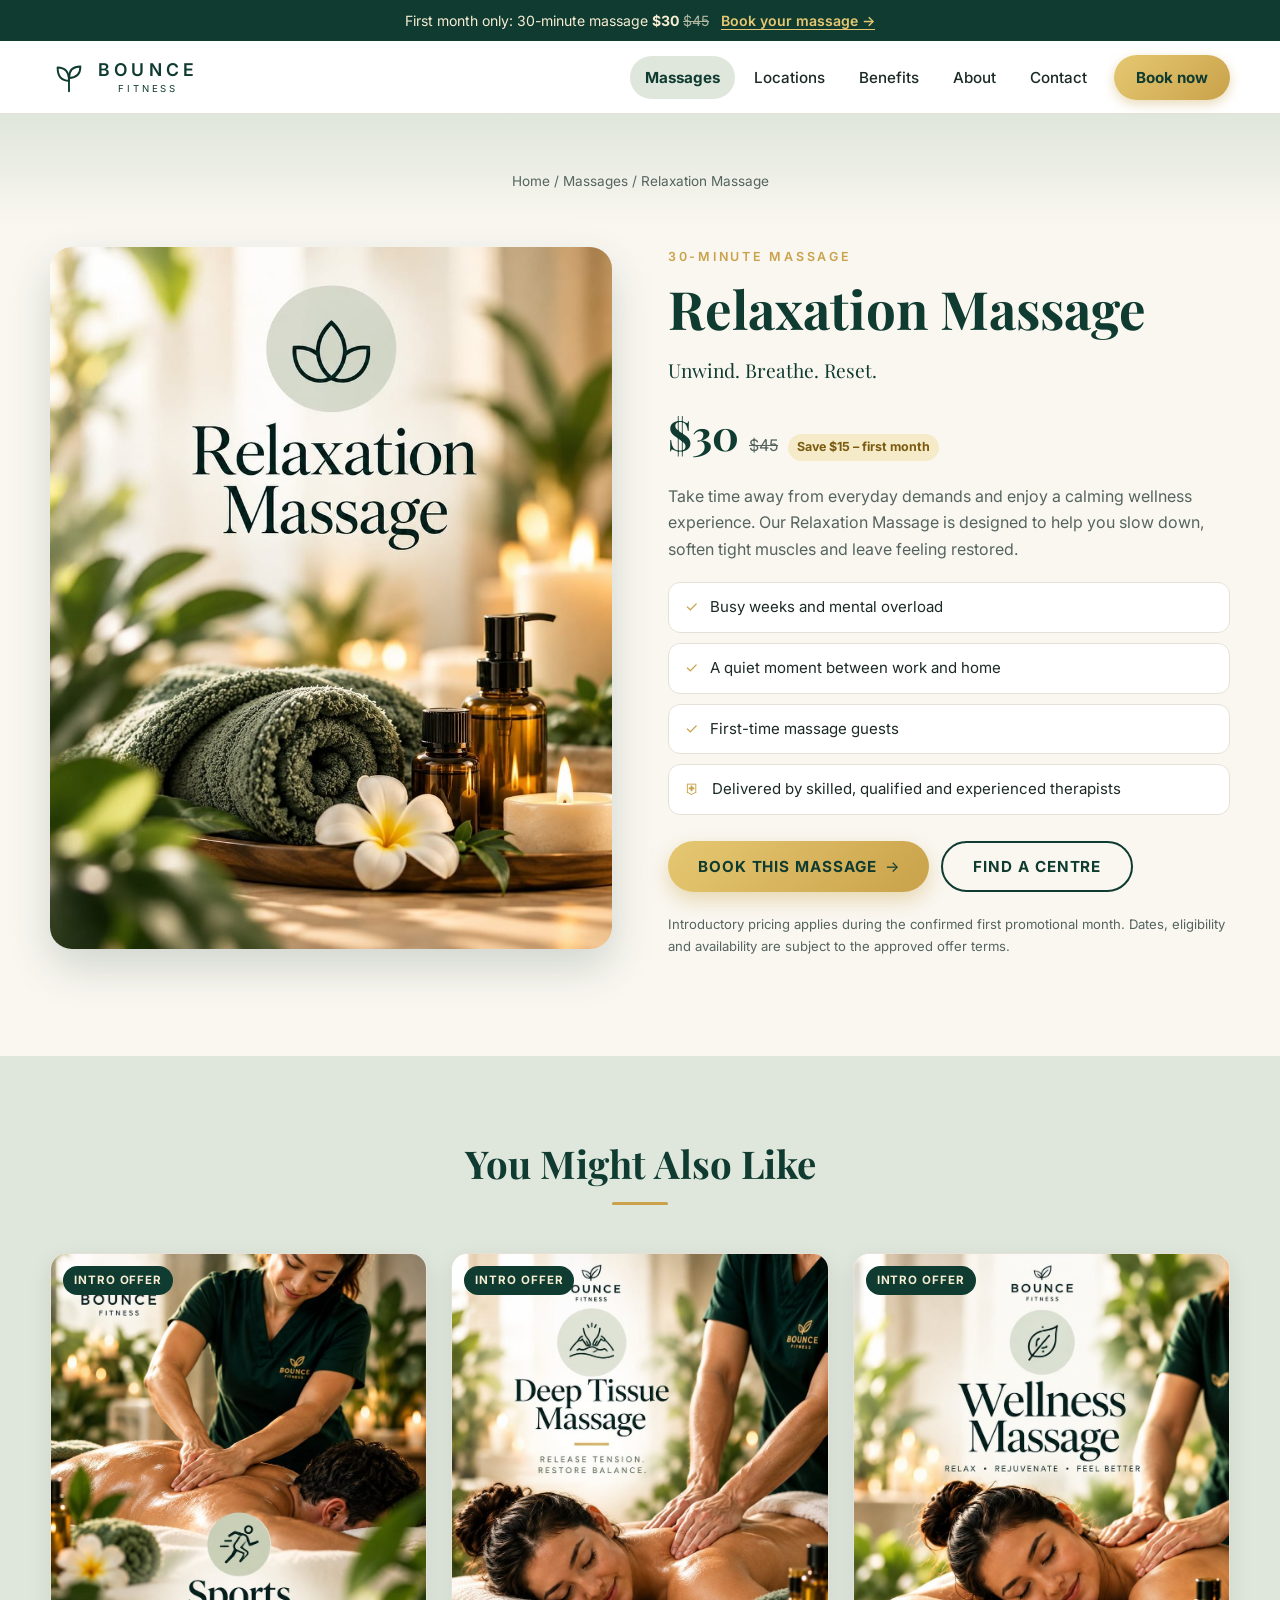
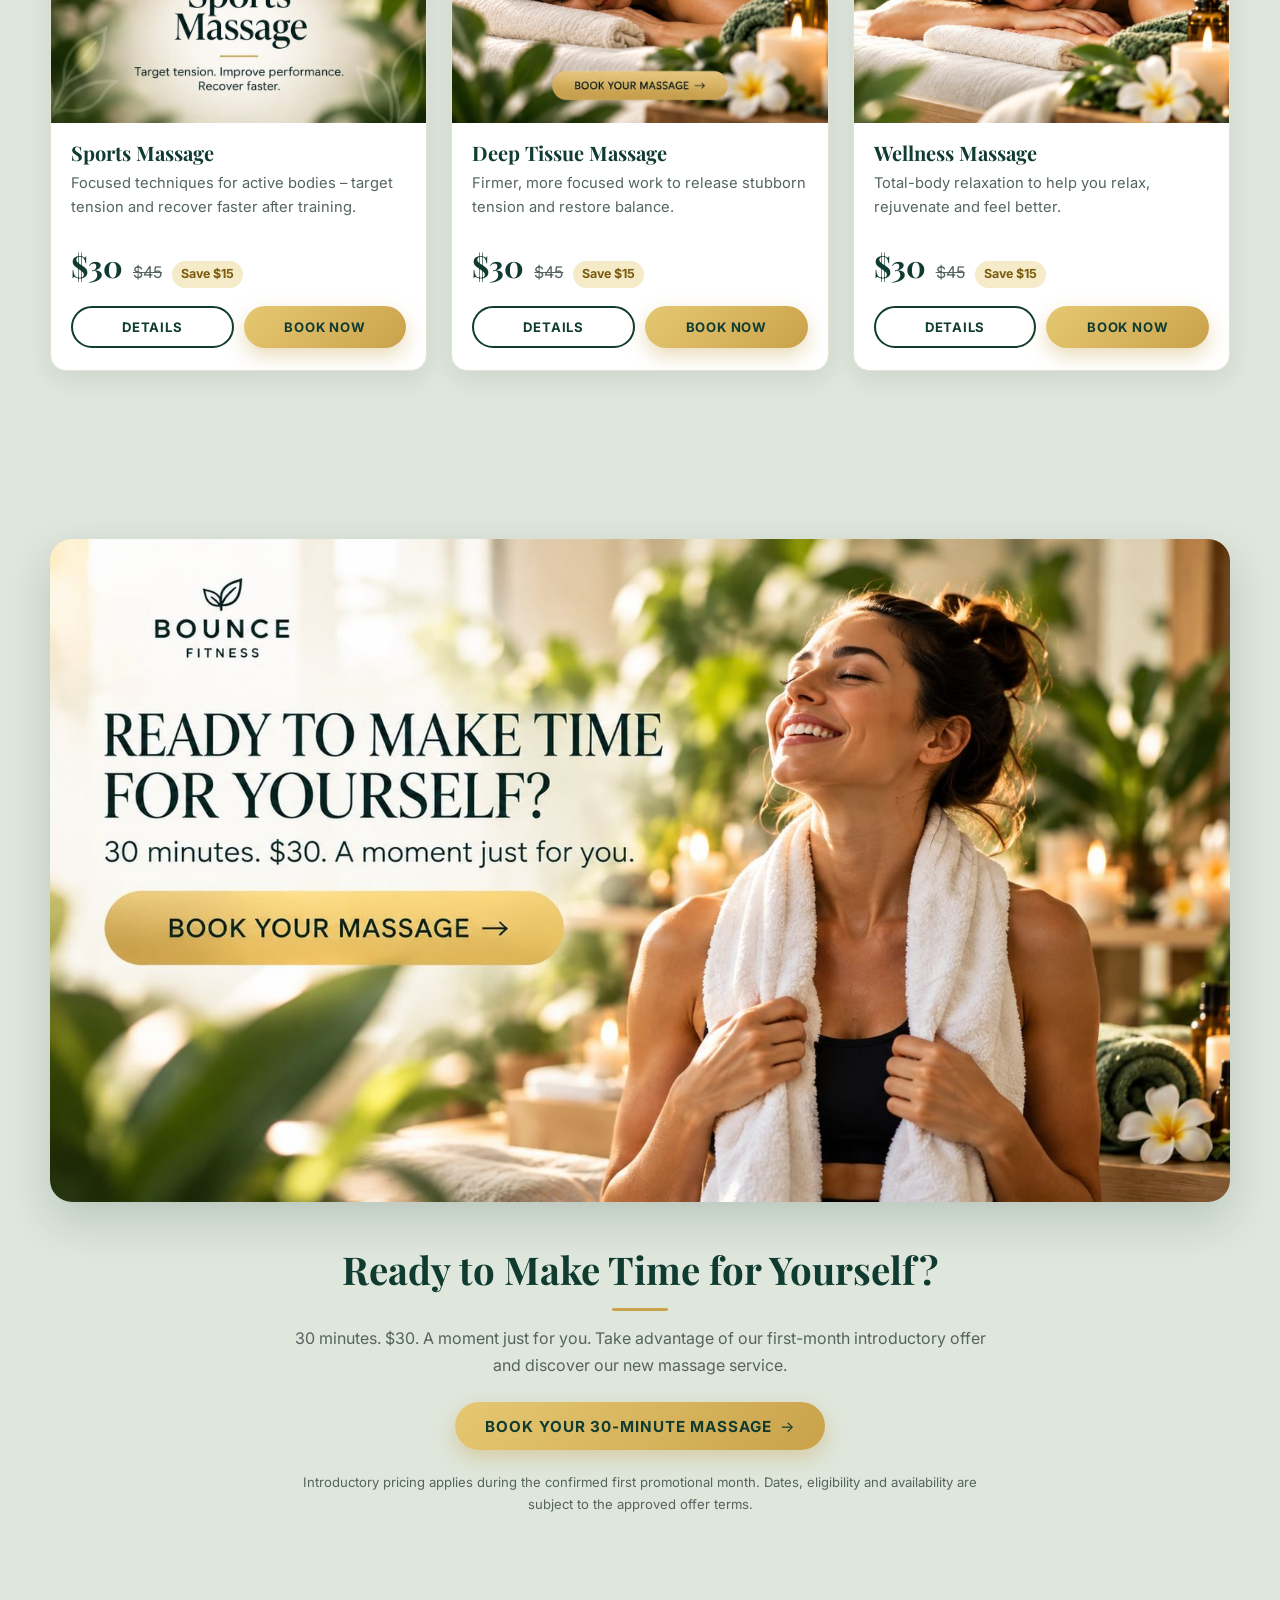
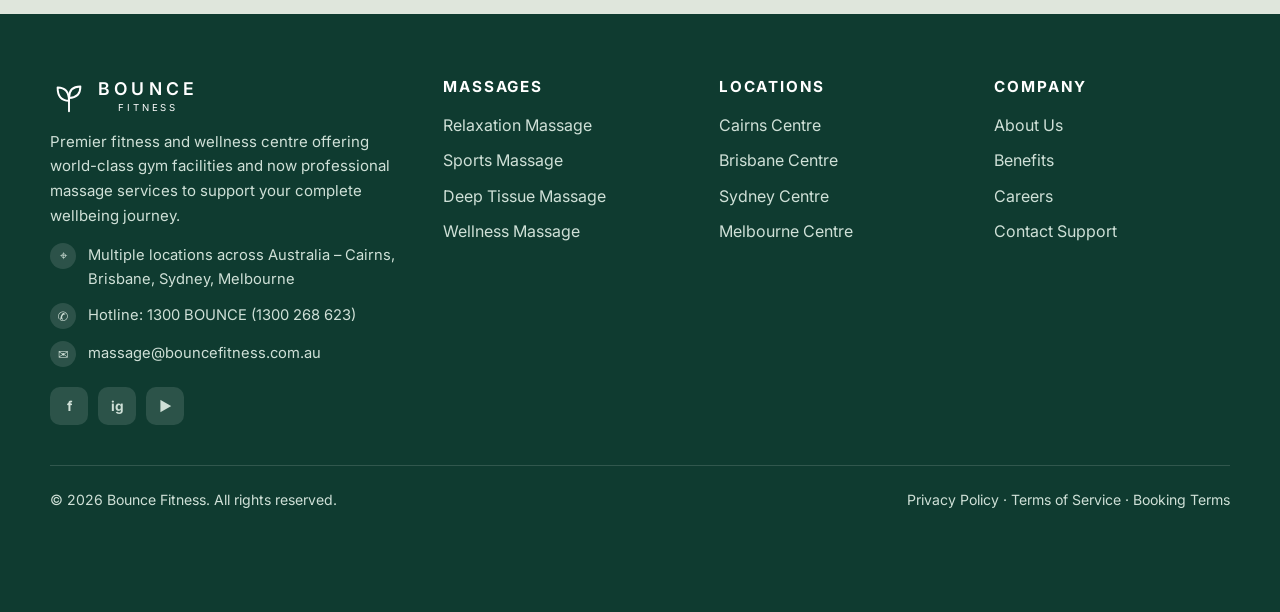
<file: massage-relaxation.html>
<!DOCTYPE html>
<html lang="en">
<head>
  <meta charset="UTF-8">
  <meta name="viewport" content="width=device-width, initial-scale=1">
  <title>Relaxation Massage | Bounce Fitness</title>
  <meta name="description" content="Relaxation Massage at Bounce Fitness – Unwind. Breathe. Reset. 30 minutes for $30 in your first month.">
  <meta property="og:title" content="Relaxation Massage | Bounce Fitness">
  <meta property="og:description" content="Relaxation Massage at Bounce Fitness – Unwind. Breathe. Reset. 30 minutes for $30 in your first month.">
  <meta property="og:type" content="website">
  <meta property="og:image" content="images/relaxation.jpg">
  <meta name="theme-color" content="#0f3b30">
  <link rel="icon" href="data:image/svg+xml,%3Csvg xmlns='http://www.w3.org/2000/svg' viewBox='0 0 40 40'%3E%3Crect width='40' height='40' rx='9' fill='%230f3b30'/%3E%3Cpath d='M20 33V20M20 24c-8 0-12-5-12-14 8 0 12 5 12 14zM20 21c0-8 4-12 12-12 0 8-4 12-12 12z' fill='none' stroke='%23e6c872' stroke-width='2' stroke-linecap='round' stroke-linejoin='round'/%3E%3C/svg%3E">
  <link rel="preconnect" href="https://fonts.googleapis.com">
  <link rel="preconnect" href="https://fonts.gstatic.com" crossorigin>
  <link href="https://fonts.googleapis.com/css2?family=Inter:wght@400;500;600;700&family=Playfair+Display:wght@500;700&display=swap" rel="stylesheet">
  <link rel="stylesheet" href="css/style.css">
  <script type="application/ld+json">{"@context": "https://schema.org", "@type": "Service", "name": "Relaxation Massage (30 minutes)", "provider": {"@type": "HealthClub", "name": "Bounce Fitness"}, "offers": {"@type": "Offer", "price": "30", "priceCurrency": "AUD"}}</script>
</head>
<body>
<a class="skip" href="#main">Skip to content</a>
<div class="promo">First month only: 30-minute massage <strong>$30</strong> <s>$45</s> <a href="booking.html">Book your massage →</a></div>
<header class="site-header">
  <div class="container nav-wrap">
    <a class="logo" href="index.html" aria-label="Bounce Fitness – home">
      <svg viewBox="0 0 40 40" fill="none" stroke="currentColor" stroke-width="2" stroke-linecap="round" stroke-linejoin="round" aria-hidden="true"><path d="M20 35V20"/><path d="M20 24C12 24 8 19 8 10c8 0 12 5 12 14z"/><path d="M20 21c0-8 4-12 12-12 0 8-4 12-12 12z"/></svg>
      <span class="word"><b>BOUNCE</b><small>FITNESS</small></span>
    </a>
    <input type="checkbox" id="nav-toggle" class="nav-toggle" aria-label="Toggle menu">
    <label for="nav-toggle" class="burger" aria-hidden="true">☰</label>
    <nav aria-label="Main"><ul class="nav-links">
      <li><a class="active" aria-current="page" href="massages.html">Massages</a></li><li><a href="locations.html">Locations</a></li><li><a href="benefits.html">Benefits</a></li><li><a href="about.html">About</a></li><li><a href="contact.html">Contact</a></li><li><a class="nav-cta" href="booking.html">Book now</a></li>
    </ul></nav>
  </div>
</header>

<main id="main">
<section class="page-hero" style="padding-bottom:20px">
  <div class="container">
    <nav class="breadcrumb" aria-label="Breadcrumb"><a href="index.html">Home</a> / <a href="massages.html">Massages</a> / Relaxation Massage</nav>
  </div>
</section>
<section style="padding-top:20px">
  <div class="container detail">
    <div class="gallery"><img src="images/relaxation.jpg" alt="Relaxation Massage – Unwind. Breathe. Reset." width="900" height="1125" fetchpriority="high"></div>
    <div class="info">
      <span class="eyebrow">30-minute massage</span>
      <h1>Relaxation Massage</h1>
      <p class="lead" style="font-family:var(--font-head);font-size:1.2rem;color:var(--green)">Unwind. Breathe. Reset.</p>
      <div class="price-line"><span class="now">$30</span><s>$45</s><span class="save">Save $15 – first month</span></div>
      <p class="muted">Take time away from everyday demands and enjoy a calming wellness experience. Our Relaxation Massage is designed to help you slow down, soften tight muscles and leave feeling restored.</p>
      <div class="perks">
        <div class="perk"><i>✓</i>Busy weeks and mental overload</div><div class="perk"><i>✓</i>A quiet moment between work and home</div><div class="perk"><i>✓</i>First-time massage guests</div>
        <div class="perk"><i>⛨</i>Delivered by skilled, qualified and experienced therapists</div>
      </div>
      <div class="btn-row">
        <a class="btn" href="booking-relaxation.html">Book this massage</a>
        <a class="btn btn-ghost no-arrow" href="locations.html">Find a centre</a>
      </div>
      <p class="fineprint" style="text-align:left">Introductory pricing applies during the confirmed first promotional month. Dates, eligibility and availability are subject to the approved offer terms.</p>
    </div>
  </div>
</section>
<section class="bg-sage">
  <div class="container">
    <div class="sec-head"><h2>You Might Also Like</h2></div>
    <div class="grid-3">
      <article class="product">
      <a class="thumb" href="massage-sports.html" aria-label="Sports Massage – view details">
        <img src="images/sports.jpg" alt="Sports Massage at Bounce Fitness" width="900" height="1125" loading="lazy" decoding="async">
        <span class="tag">Intro offer</span>
      </a>
      <div class="body">
        <h3><a href="massage-sports.html">Sports Massage</a></h3>
        <p class="desc">Focused techniques for active bodies – target tension and recover faster after training.</p>
        <div class="price-line"><span class="now">$30</span><s>$45</s><span class="save">Save $15</span></div>
        <div class="actions">
          <a class="btn btn-ghost btn-sm no-arrow" href="massage-sports.html">Details</a>
          <a class="btn btn-sm no-arrow" href="booking-sports.html">Book now</a>
        </div>
      </div>
    </article><article class="product">
      <a class="thumb" href="massage-deep-tissue.html" aria-label="Deep Tissue Massage – view details">
        <img src="images/deep-tissue.jpg" alt="Deep Tissue Massage at Bounce Fitness" width="900" height="1125" loading="lazy" decoding="async">
        <span class="tag">Intro offer</span>
      </a>
      <div class="body">
        <h3><a href="massage-deep-tissue.html">Deep Tissue Massage</a></h3>
        <p class="desc">Firmer, more focused work to release stubborn tension and restore balance.</p>
        <div class="price-line"><span class="now">$30</span><s>$45</s><span class="save">Save $15</span></div>
        <div class="actions">
          <a class="btn btn-ghost btn-sm no-arrow" href="massage-deep-tissue.html">Details</a>
          <a class="btn btn-sm no-arrow" href="booking-deep-tissue.html">Book now</a>
        </div>
      </div>
    </article><article class="product">
      <a class="thumb" href="massage-wellness.html" aria-label="Wellness Massage – view details">
        <img src="images/wellness.jpg" alt="Wellness Massage at Bounce Fitness" width="900" height="1125" loading="lazy" decoding="async">
        <span class="tag">Intro offer</span>
      </a>
      <div class="body">
        <h3><a href="massage-wellness.html">Wellness Massage</a></h3>
        <p class="desc">Total-body relaxation to help you relax, rejuvenate and feel better.</p>
        <div class="price-line"><span class="now">$30</span><s>$45</s><span class="save">Save $15</span></div>
        <div class="actions">
          <a class="btn btn-ghost btn-sm no-arrow" href="massage-wellness.html">Details</a>
          <a class="btn btn-sm no-arrow" href="booking-wellness.html">Book now</a>
        </div>
      </div>
    </article>
    </div>
  </div>
</section>
<section class="bg-sage">
  <div class="container">
    <a class="banner" href="booking.html"><img src="images/cta-ready.jpg" alt="Ready to make time for yourself? 30 minutes. $30. A moment just for you. Book your massage." width="1600" height="900" loading="lazy" decoding="async"></a>
    <div class="sec-head" style="margin:44px auto 0">
      <h2>Ready to Make Time for Yourself?</h2>
      <p>30 minutes. $30. A moment just for you. Take advantage of our first-month introductory offer and discover our new massage service.</p>
      <p style="margin-top:24px"><a class="btn" href="booking.html">Book your 30-minute massage</a></p>
      <p class="fineprint">Introductory pricing applies during the confirmed first promotional month. Dates, eligibility and availability are subject to the approved offer terms.</p>
    </div>
  </div>
</section>
</main>

<footer class="site-footer">
  <div class="container">
    <div class="footer-grid">
      <div>
        <a class="logo" href="index.html" aria-label="Bounce Fitness – home">
      <svg viewBox="0 0 40 40" fill="none" stroke="currentColor" stroke-width="2" stroke-linecap="round" stroke-linejoin="round" aria-hidden="true"><path d="M20 35V20"/><path d="M20 24C12 24 8 19 8 10c8 0 12 5 12 14z"/><path d="M20 21c0-8 4-12 12-12 0 8-4 12-12 12z"/></svg>
      <span class="word"><b>BOUNCE</b><small>FITNESS</small></span>
    </a>
        <p>Premier fitness and wellness centre offering world-class gym facilities and now professional massage services to support your complete wellbeing journey.</p>
        <div class="contact-line"><b>⌖</b><span>Multiple locations across Australia – Cairns, Brisbane, Sydney, Melbourne</span></div>
        <div class="contact-line"><b>✆</b><span>Hotline: <a href="tel:1300268623">1300 BOUNCE (1300 268 623)</a></span></div>
        <div class="contact-line"><b>✉</b><span><a href="mailto:massage@bouncefitness.com.au">massage@bouncefitness.com.au</a></span></div>
        <div class="socials"><a href="#" aria-label="Facebook">f</a><a href="#" aria-label="Instagram">ig</a><a href="#" aria-label="YouTube">▶</a></div>
      </div>
      <div>
        <h4>Massages</h4>
        <ul>
          <li><a href="massage-relaxation.html">Relaxation Massage</a></li><li><a href="massage-sports.html">Sports Massage</a></li><li><a href="massage-deep-tissue.html">Deep Tissue Massage</a></li><li><a href="massage-wellness.html">Wellness Massage</a></li>
        </ul>
      </div>
      <div>
        <h4>Locations</h4>
        <ul>
          <li><a href="locations.html#cairns">Cairns Centre</a></li><li><a href="locations.html#brisbane">Brisbane Centre</a></li><li><a href="locations.html#sydney">Sydney Centre</a></li><li><a href="locations.html#melbourne">Melbourne Centre</a></li>
        </ul>
      </div>
      <div>
        <h4>Company</h4>
        <ul>
          <li><a href="about.html">About Us</a></li>
          <li><a href="benefits.html">Benefits</a></li>
          <li><a href="about.html#careers">Careers</a></li>
          <li><a href="contact.html">Contact Support</a></li>
        </ul>
      </div>
    </div>
    <div class="footer-bottom">
      <span>© 2026 Bounce Fitness. All rights reserved.</span>
      <span><a href="legal.html#privacy">Privacy Policy</a> · <a href="legal.html#terms">Terms of Service</a> · <a href="legal.html#booking-terms">Booking Terms</a></span>
    </div>
  </div>
</footer>
<div class="mobile-bar">
  <div>30-min massage from<strong>$30</strong></div>
  <a class="btn btn-sm" href="booking.html">Book now</a>
</div>
</body>
</html>
</file>
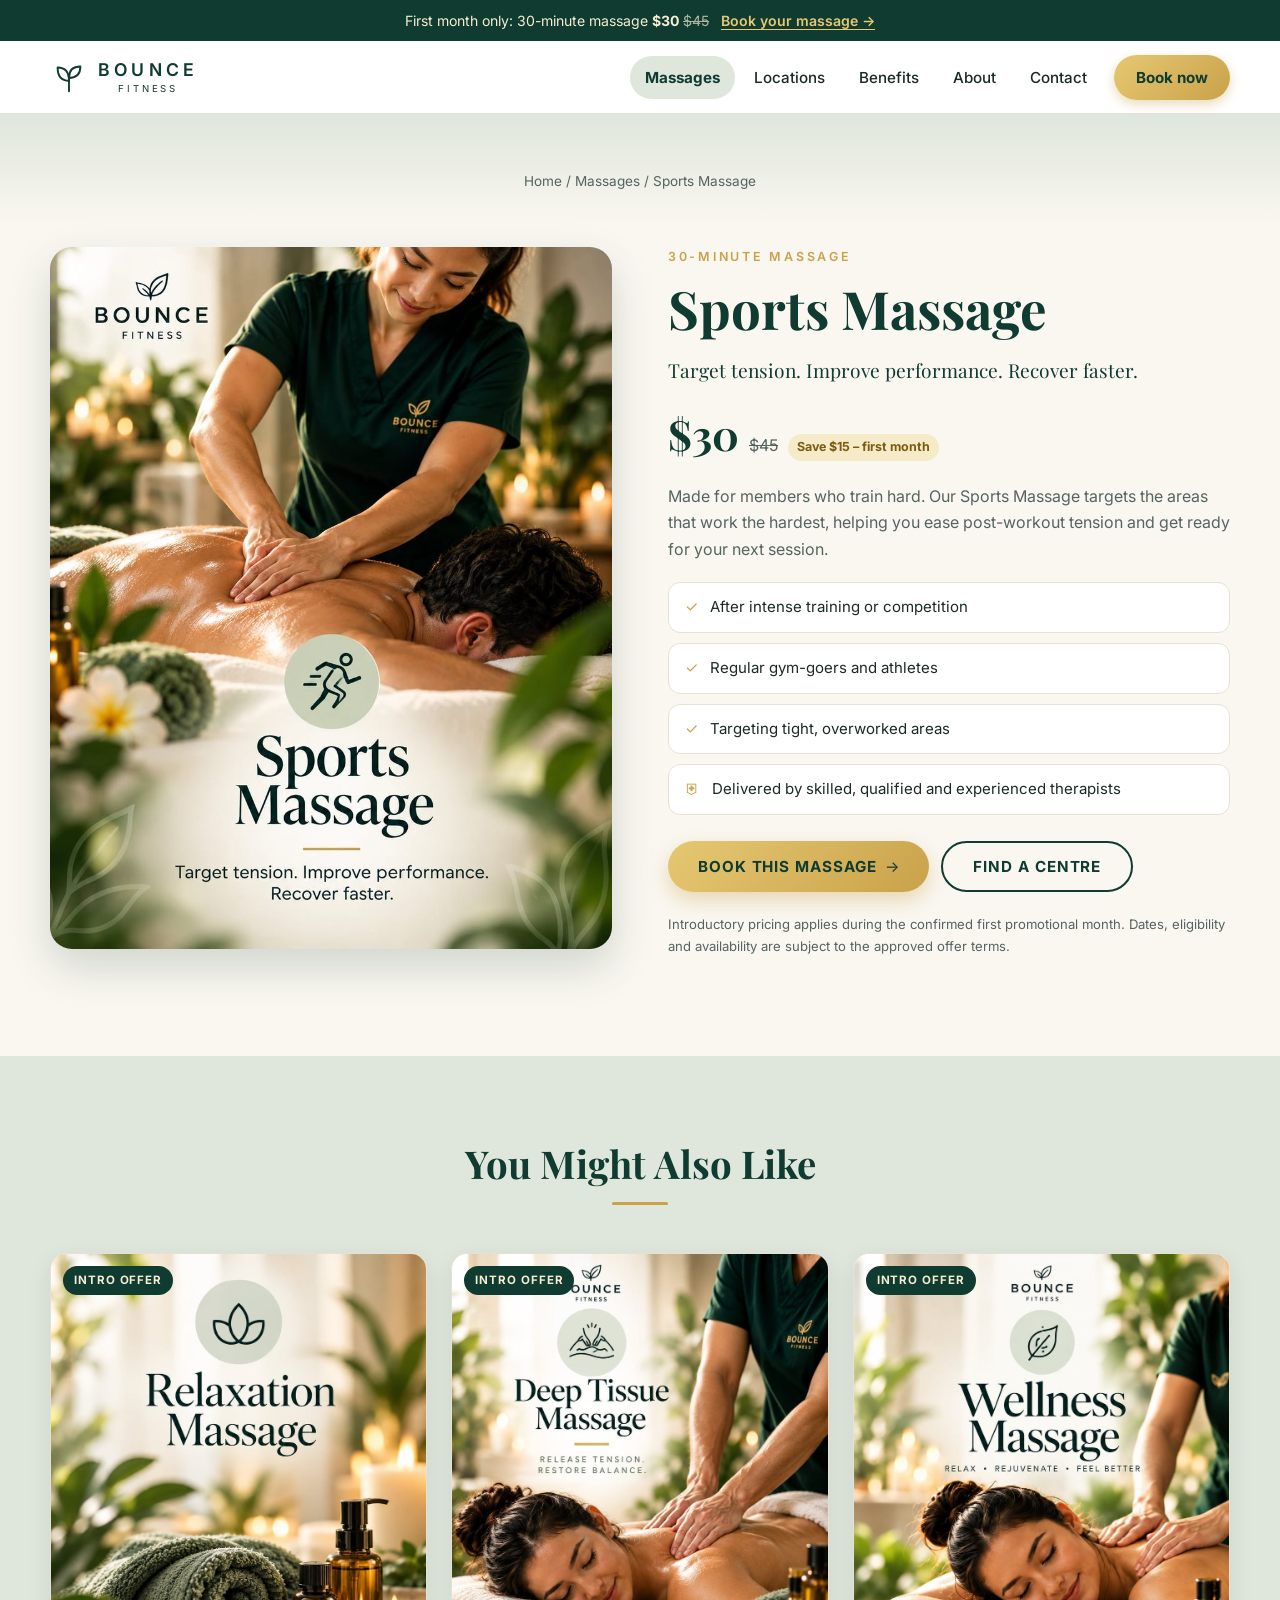
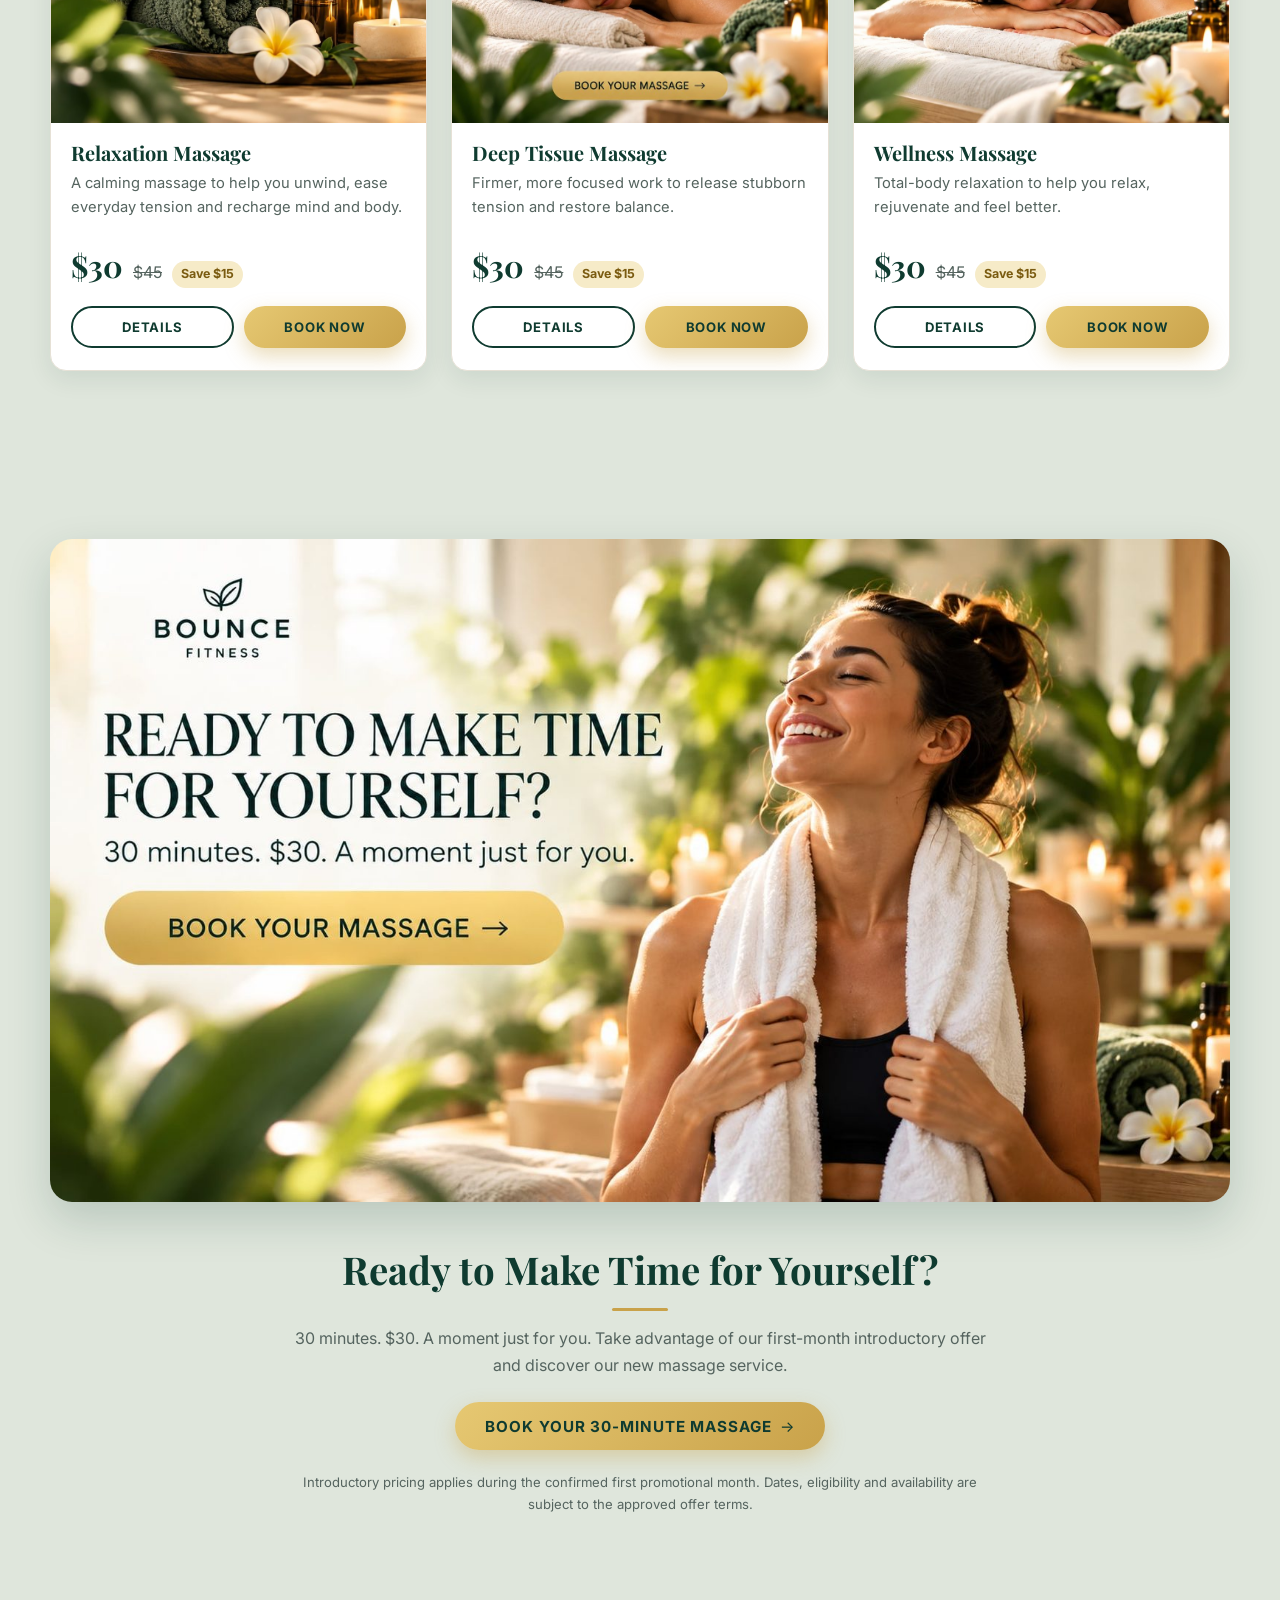
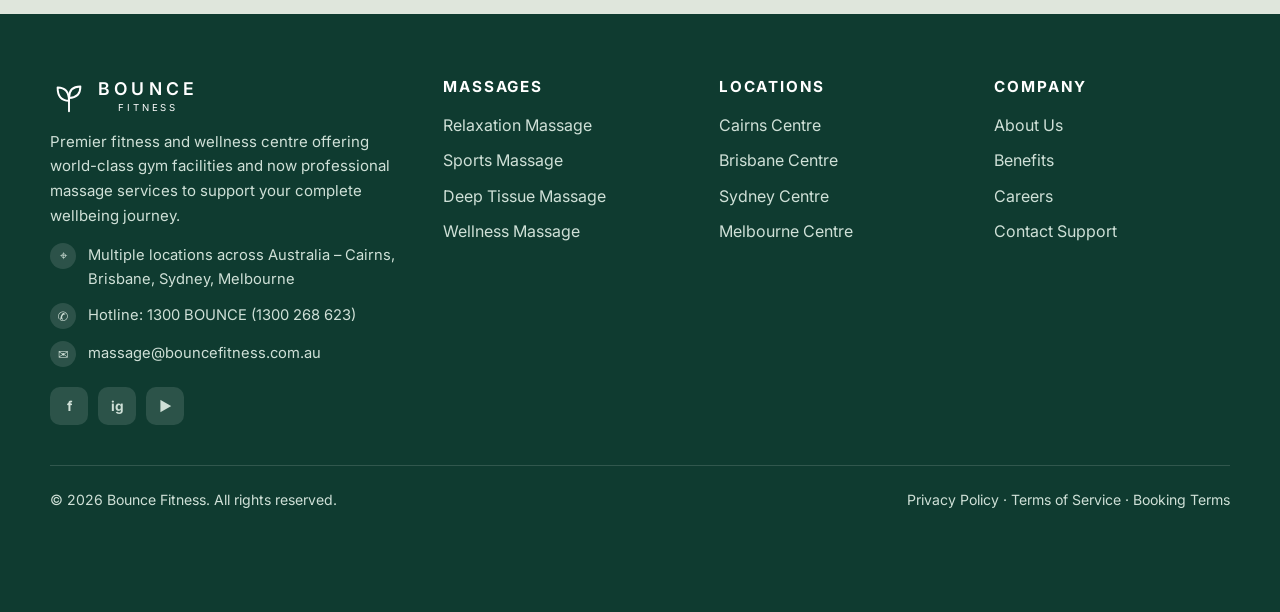
<file: massage-sports.html>
<!DOCTYPE html>
<html lang="en">
<head>
  <meta charset="UTF-8">
  <meta name="viewport" content="width=device-width, initial-scale=1">
  <title>Sports Massage | Bounce Fitness</title>
  <meta name="description" content="Sports Massage at Bounce Fitness – Target tension. Improve performance. Recover faster. 30 minutes for $30 in your first month.">
  <meta property="og:title" content="Sports Massage | Bounce Fitness">
  <meta property="og:description" content="Sports Massage at Bounce Fitness – Target tension. Improve performance. Recover faster. 30 minutes for $30 in your first month.">
  <meta property="og:type" content="website">
  <meta property="og:image" content="images/sports.jpg">
  <meta name="theme-color" content="#0f3b30">
  <link rel="icon" href="data:image/svg+xml,%3Csvg xmlns='http://www.w3.org/2000/svg' viewBox='0 0 40 40'%3E%3Crect width='40' height='40' rx='9' fill='%230f3b30'/%3E%3Cpath d='M20 33V20M20 24c-8 0-12-5-12-14 8 0 12 5 12 14zM20 21c0-8 4-12 12-12 0 8-4 12-12 12z' fill='none' stroke='%23e6c872' stroke-width='2' stroke-linecap='round' stroke-linejoin='round'/%3E%3C/svg%3E">
  <link rel="preconnect" href="https://fonts.googleapis.com">
  <link rel="preconnect" href="https://fonts.gstatic.com" crossorigin>
  <link href="https://fonts.googleapis.com/css2?family=Inter:wght@400;500;600;700&family=Playfair+Display:wght@500;700&display=swap" rel="stylesheet">
  <link rel="stylesheet" href="css/style.css">
  <script type="application/ld+json">{"@context": "https://schema.org", "@type": "Service", "name": "Sports Massage (30 minutes)", "provider": {"@type": "HealthClub", "name": "Bounce Fitness"}, "offers": {"@type": "Offer", "price": "30", "priceCurrency": "AUD"}}</script>
</head>
<body>
<a class="skip" href="#main">Skip to content</a>
<div class="promo">First month only: 30-minute massage <strong>$30</strong> <s>$45</s> <a href="booking.html">Book your massage →</a></div>
<header class="site-header">
  <div class="container nav-wrap">
    <a class="logo" href="index.html" aria-label="Bounce Fitness – home">
      <svg viewBox="0 0 40 40" fill="none" stroke="currentColor" stroke-width="2" stroke-linecap="round" stroke-linejoin="round" aria-hidden="true"><path d="M20 35V20"/><path d="M20 24C12 24 8 19 8 10c8 0 12 5 12 14z"/><path d="M20 21c0-8 4-12 12-12 0 8-4 12-12 12z"/></svg>
      <span class="word"><b>BOUNCE</b><small>FITNESS</small></span>
    </a>
    <input type="checkbox" id="nav-toggle" class="nav-toggle" aria-label="Toggle menu">
    <label for="nav-toggle" class="burger" aria-hidden="true">☰</label>
    <nav aria-label="Main"><ul class="nav-links">
      <li><a class="active" aria-current="page" href="massages.html">Massages</a></li><li><a href="locations.html">Locations</a></li><li><a href="benefits.html">Benefits</a></li><li><a href="about.html">About</a></li><li><a href="contact.html">Contact</a></li><li><a class="nav-cta" href="booking.html">Book now</a></li>
    </ul></nav>
  </div>
</header>

<main id="main">
<section class="page-hero" style="padding-bottom:20px">
  <div class="container">
    <nav class="breadcrumb" aria-label="Breadcrumb"><a href="index.html">Home</a> / <a href="massages.html">Massages</a> / Sports Massage</nav>
  </div>
</section>
<section style="padding-top:20px">
  <div class="container detail">
    <div class="gallery"><img src="images/sports.jpg" alt="Sports Massage – Target tension. Improve performance. Recover faster." width="900" height="1125" fetchpriority="high"></div>
    <div class="info">
      <span class="eyebrow">30-minute massage</span>
      <h1>Sports Massage</h1>
      <p class="lead" style="font-family:var(--font-head);font-size:1.2rem;color:var(--green)">Target tension. Improve performance. Recover faster.</p>
      <div class="price-line"><span class="now">$30</span><s>$45</s><span class="save">Save $15 – first month</span></div>
      <p class="muted">Made for members who train hard. Our Sports Massage targets the areas that work the hardest, helping you ease post-workout tension and get ready for your next session.</p>
      <div class="perks">
        <div class="perk"><i>✓</i>After intense training or competition</div><div class="perk"><i>✓</i>Regular gym-goers and athletes</div><div class="perk"><i>✓</i>Targeting tight, overworked areas</div>
        <div class="perk"><i>⛨</i>Delivered by skilled, qualified and experienced therapists</div>
      </div>
      <div class="btn-row">
        <a class="btn" href="booking-sports.html">Book this massage</a>
        <a class="btn btn-ghost no-arrow" href="locations.html">Find a centre</a>
      </div>
      <p class="fineprint" style="text-align:left">Introductory pricing applies during the confirmed first promotional month. Dates, eligibility and availability are subject to the approved offer terms.</p>
    </div>
  </div>
</section>
<section class="bg-sage">
  <div class="container">
    <div class="sec-head"><h2>You Might Also Like</h2></div>
    <div class="grid-3">
      <article class="product">
      <a class="thumb" href="massage-relaxation.html" aria-label="Relaxation Massage – view details">
        <img src="images/relaxation.jpg" alt="Relaxation Massage at Bounce Fitness" width="900" height="1125" loading="lazy" decoding="async">
        <span class="tag">Intro offer</span>
      </a>
      <div class="body">
        <h3><a href="massage-relaxation.html">Relaxation Massage</a></h3>
        <p class="desc">A calming massage to help you unwind, ease everyday tension and recharge mind and body.</p>
        <div class="price-line"><span class="now">$30</span><s>$45</s><span class="save">Save $15</span></div>
        <div class="actions">
          <a class="btn btn-ghost btn-sm no-arrow" href="massage-relaxation.html">Details</a>
          <a class="btn btn-sm no-arrow" href="booking-relaxation.html">Book now</a>
        </div>
      </div>
    </article><article class="product">
      <a class="thumb" href="massage-deep-tissue.html" aria-label="Deep Tissue Massage – view details">
        <img src="images/deep-tissue.jpg" alt="Deep Tissue Massage at Bounce Fitness" width="900" height="1125" loading="lazy" decoding="async">
        <span class="tag">Intro offer</span>
      </a>
      <div class="body">
        <h3><a href="massage-deep-tissue.html">Deep Tissue Massage</a></h3>
        <p class="desc">Firmer, more focused work to release stubborn tension and restore balance.</p>
        <div class="price-line"><span class="now">$30</span><s>$45</s><span class="save">Save $15</span></div>
        <div class="actions">
          <a class="btn btn-ghost btn-sm no-arrow" href="massage-deep-tissue.html">Details</a>
          <a class="btn btn-sm no-arrow" href="booking-deep-tissue.html">Book now</a>
        </div>
      </div>
    </article><article class="product">
      <a class="thumb" href="massage-wellness.html" aria-label="Wellness Massage – view details">
        <img src="images/wellness.jpg" alt="Wellness Massage at Bounce Fitness" width="900" height="1125" loading="lazy" decoding="async">
        <span class="tag">Intro offer</span>
      </a>
      <div class="body">
        <h3><a href="massage-wellness.html">Wellness Massage</a></h3>
        <p class="desc">Total-body relaxation to help you relax, rejuvenate and feel better.</p>
        <div class="price-line"><span class="now">$30</span><s>$45</s><span class="save">Save $15</span></div>
        <div class="actions">
          <a class="btn btn-ghost btn-sm no-arrow" href="massage-wellness.html">Details</a>
          <a class="btn btn-sm no-arrow" href="booking-wellness.html">Book now</a>
        </div>
      </div>
    </article>
    </div>
  </div>
</section>
<section class="bg-sage">
  <div class="container">
    <a class="banner" href="booking.html"><img src="images/cta-ready.jpg" alt="Ready to make time for yourself? 30 minutes. $30. A moment just for you. Book your massage." width="1600" height="900" loading="lazy" decoding="async"></a>
    <div class="sec-head" style="margin:44px auto 0">
      <h2>Ready to Make Time for Yourself?</h2>
      <p>30 minutes. $30. A moment just for you. Take advantage of our first-month introductory offer and discover our new massage service.</p>
      <p style="margin-top:24px"><a class="btn" href="booking.html">Book your 30-minute massage</a></p>
      <p class="fineprint">Introductory pricing applies during the confirmed first promotional month. Dates, eligibility and availability are subject to the approved offer terms.</p>
    </div>
  </div>
</section>
</main>

<footer class="site-footer">
  <div class="container">
    <div class="footer-grid">
      <div>
        <a class="logo" href="index.html" aria-label="Bounce Fitness – home">
      <svg viewBox="0 0 40 40" fill="none" stroke="currentColor" stroke-width="2" stroke-linecap="round" stroke-linejoin="round" aria-hidden="true"><path d="M20 35V20"/><path d="M20 24C12 24 8 19 8 10c8 0 12 5 12 14z"/><path d="M20 21c0-8 4-12 12-12 0 8-4 12-12 12z"/></svg>
      <span class="word"><b>BOUNCE</b><small>FITNESS</small></span>
    </a>
        <p>Premier fitness and wellness centre offering world-class gym facilities and now professional massage services to support your complete wellbeing journey.</p>
        <div class="contact-line"><b>⌖</b><span>Multiple locations across Australia – Cairns, Brisbane, Sydney, Melbourne</span></div>
        <div class="contact-line"><b>✆</b><span>Hotline: <a href="tel:1300268623">1300 BOUNCE (1300 268 623)</a></span></div>
        <div class="contact-line"><b>✉</b><span><a href="mailto:massage@bouncefitness.com.au">massage@bouncefitness.com.au</a></span></div>
        <div class="socials"><a href="#" aria-label="Facebook">f</a><a href="#" aria-label="Instagram">ig</a><a href="#" aria-label="YouTube">▶</a></div>
      </div>
      <div>
        <h4>Massages</h4>
        <ul>
          <li><a href="massage-relaxation.html">Relaxation Massage</a></li><li><a href="massage-sports.html">Sports Massage</a></li><li><a href="massage-deep-tissue.html">Deep Tissue Massage</a></li><li><a href="massage-wellness.html">Wellness Massage</a></li>
        </ul>
      </div>
      <div>
        <h4>Locations</h4>
        <ul>
          <li><a href="locations.html#cairns">Cairns Centre</a></li><li><a href="locations.html#brisbane">Brisbane Centre</a></li><li><a href="locations.html#sydney">Sydney Centre</a></li><li><a href="locations.html#melbourne">Melbourne Centre</a></li>
        </ul>
      </div>
      <div>
        <h4>Company</h4>
        <ul>
          <li><a href="about.html">About Us</a></li>
          <li><a href="benefits.html">Benefits</a></li>
          <li><a href="about.html#careers">Careers</a></li>
          <li><a href="contact.html">Contact Support</a></li>
        </ul>
      </div>
    </div>
    <div class="footer-bottom">
      <span>© 2026 Bounce Fitness. All rights reserved.</span>
      <span><a href="legal.html#privacy">Privacy Policy</a> · <a href="legal.html#terms">Terms of Service</a> · <a href="legal.html#booking-terms">Booking Terms</a></span>
    </div>
  </div>
</footer>
<div class="mobile-bar">
  <div>30-min massage from<strong>$30</strong></div>
  <a class="btn btn-sm" href="booking.html">Book now</a>
</div>
</body>
</html>
</file>
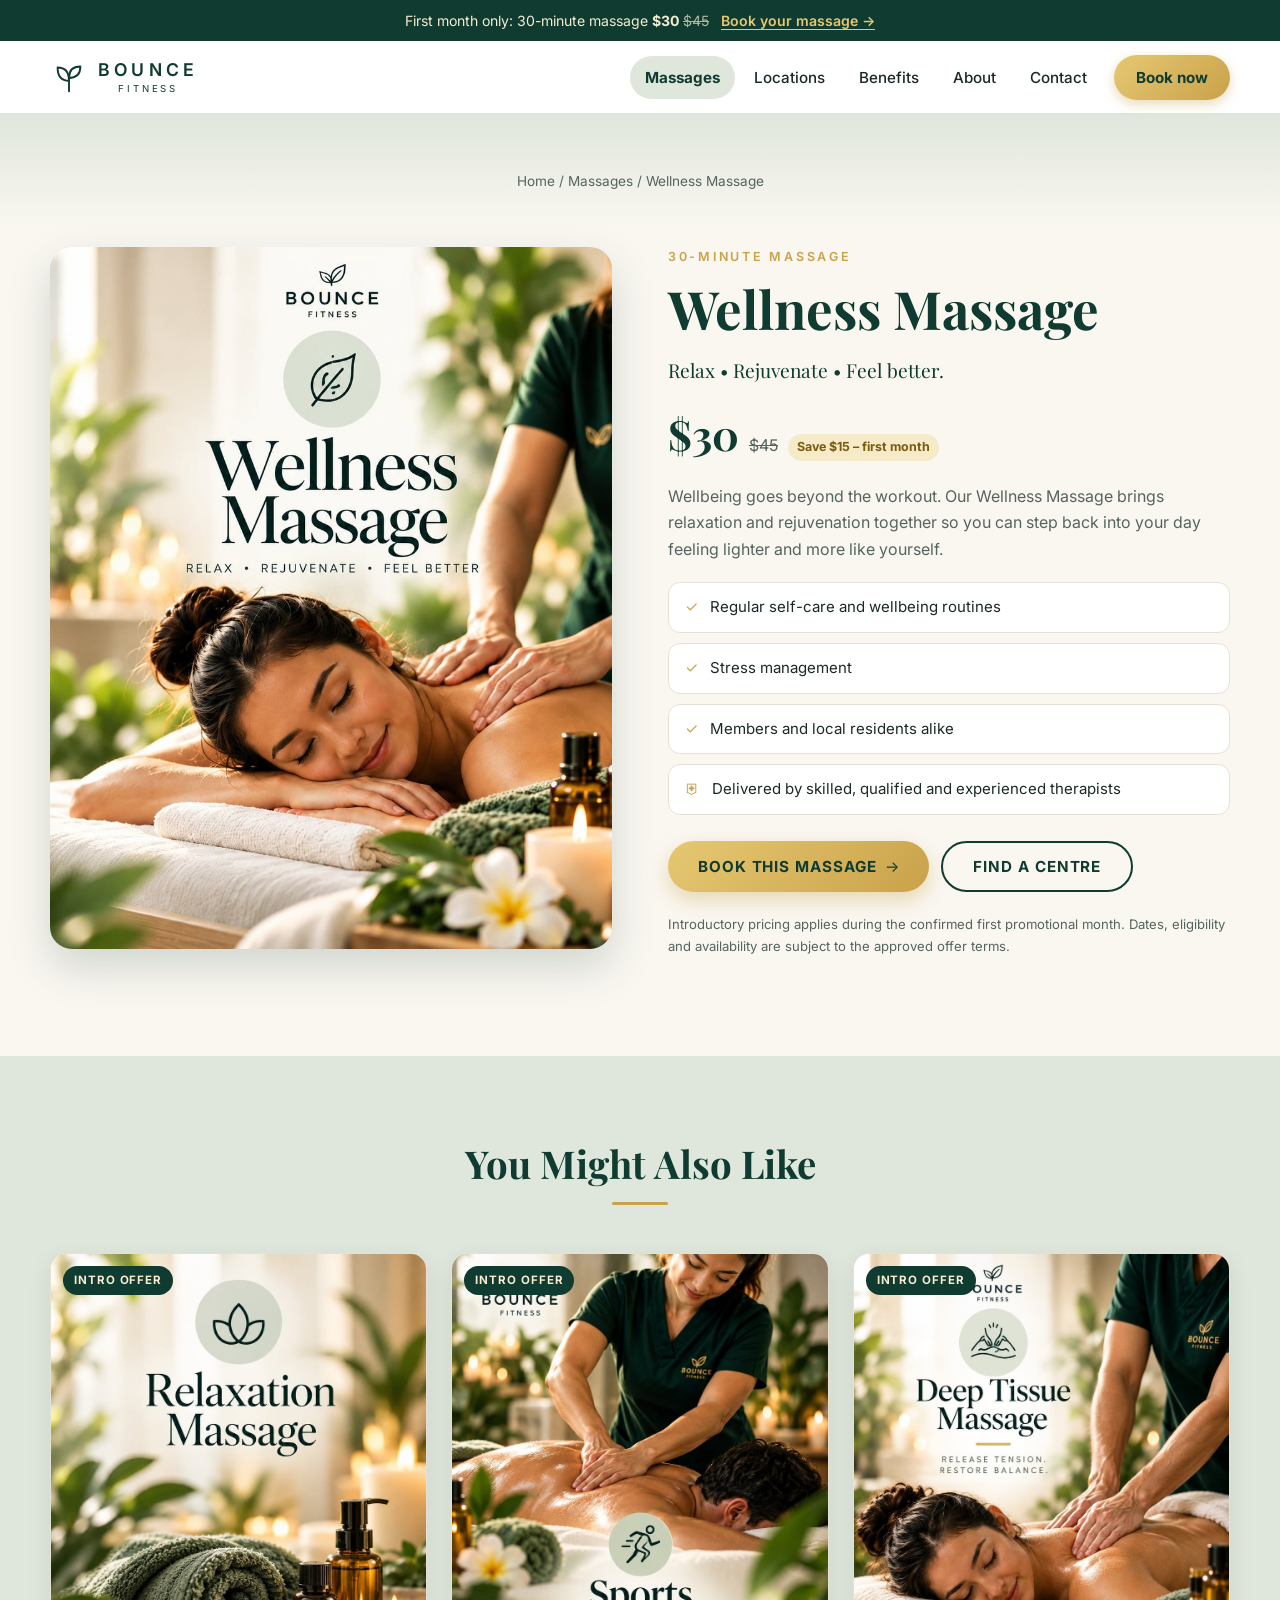
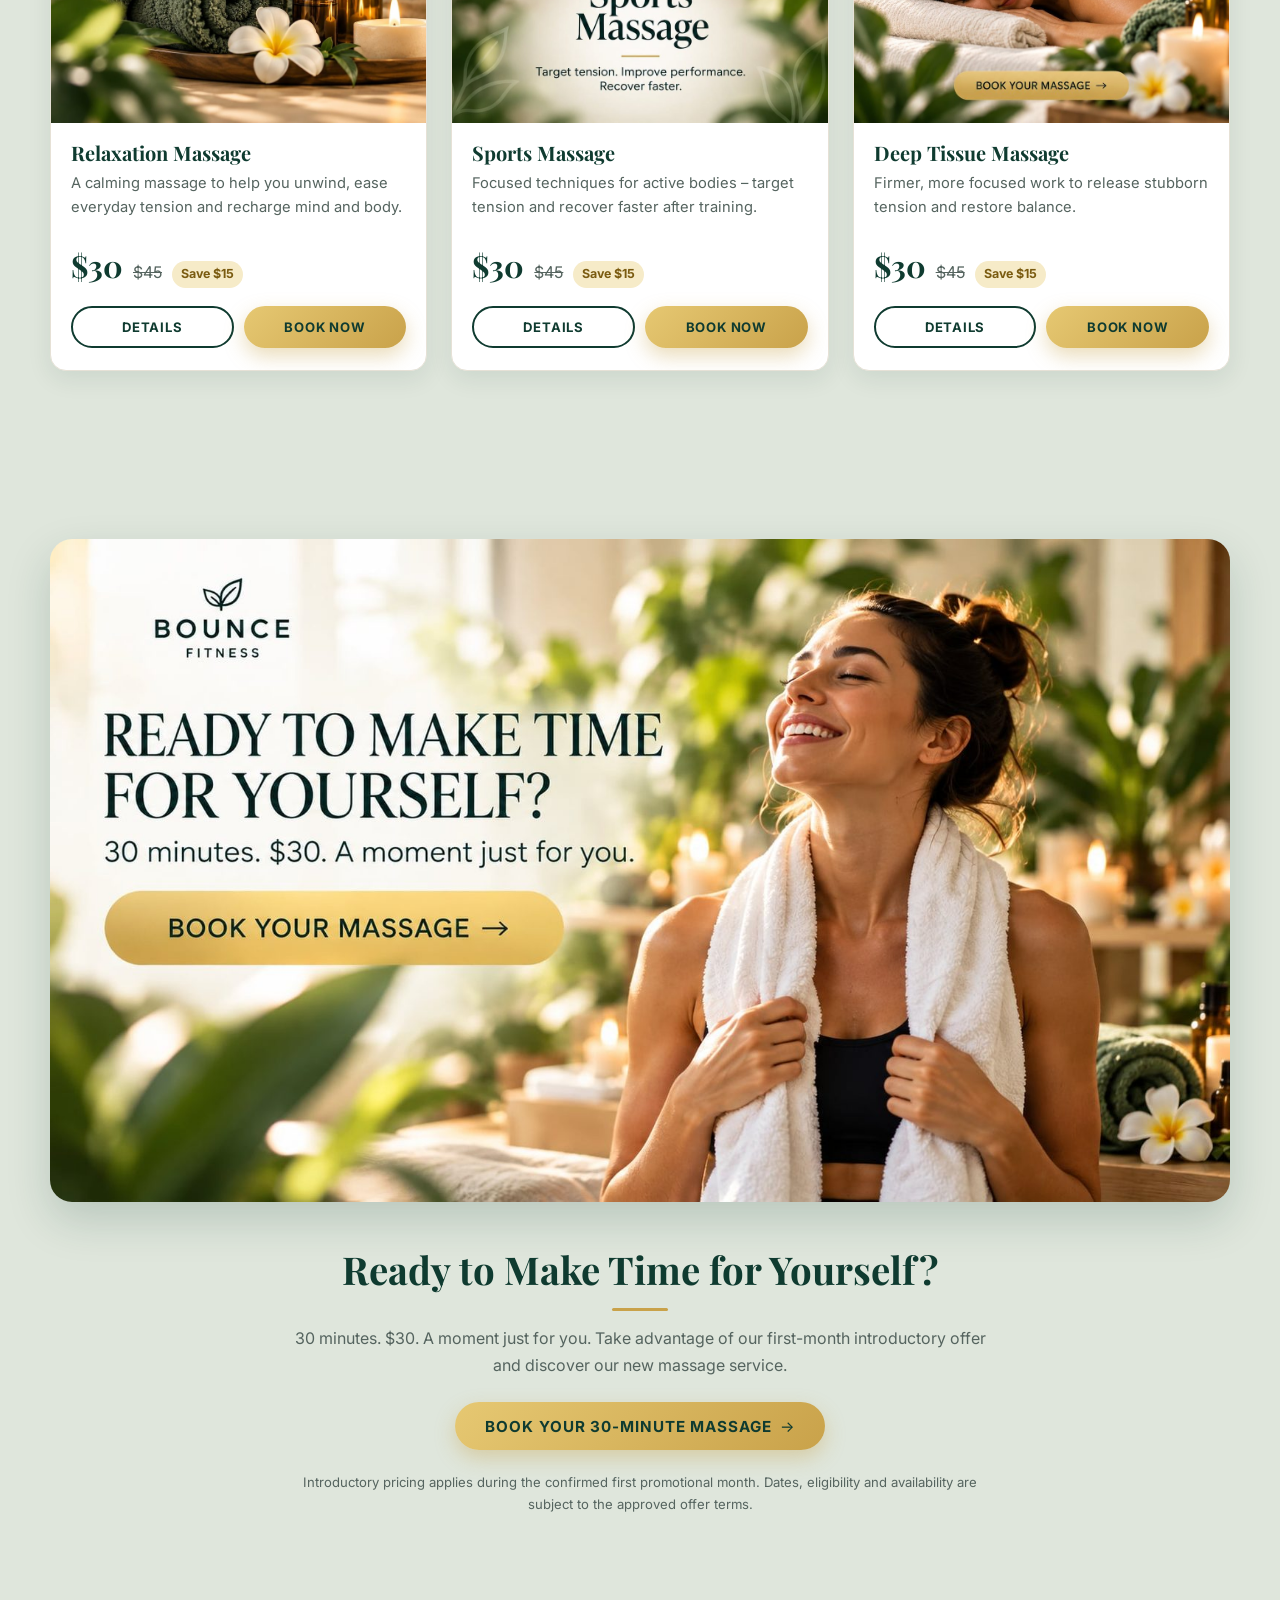
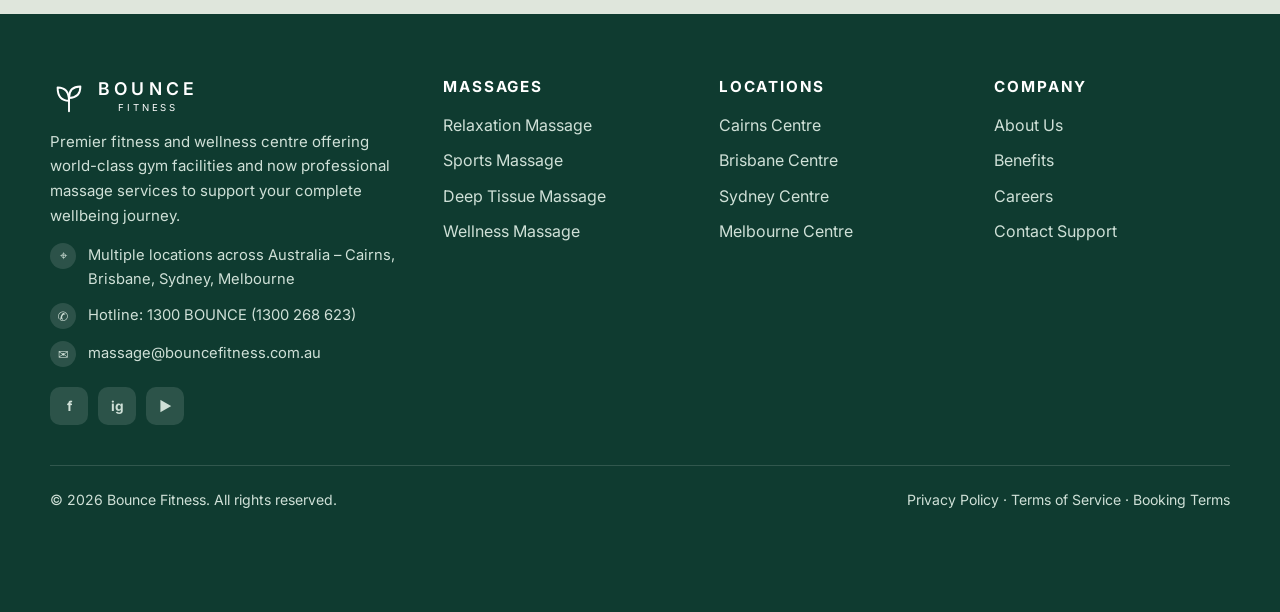
<file: massage-wellness.html>
<!DOCTYPE html>
<html lang="en">
<head>
  <meta charset="UTF-8">
  <meta name="viewport" content="width=device-width, initial-scale=1">
  <title>Wellness Massage | Bounce Fitness</title>
  <meta name="description" content="Wellness Massage at Bounce Fitness – Relax • Rejuvenate • Feel better. 30 minutes for $30 in your first month.">
  <meta property="og:title" content="Wellness Massage | Bounce Fitness">
  <meta property="og:description" content="Wellness Massage at Bounce Fitness – Relax • Rejuvenate • Feel better. 30 minutes for $30 in your first month.">
  <meta property="og:type" content="website">
  <meta property="og:image" content="images/wellness.jpg">
  <meta name="theme-color" content="#0f3b30">
  <link rel="icon" href="data:image/svg+xml,%3Csvg xmlns='http://www.w3.org/2000/svg' viewBox='0 0 40 40'%3E%3Crect width='40' height='40' rx='9' fill='%230f3b30'/%3E%3Cpath d='M20 33V20M20 24c-8 0-12-5-12-14 8 0 12 5 12 14zM20 21c0-8 4-12 12-12 0 8-4 12-12 12z' fill='none' stroke='%23e6c872' stroke-width='2' stroke-linecap='round' stroke-linejoin='round'/%3E%3C/svg%3E">
  <link rel="preconnect" href="https://fonts.googleapis.com">
  <link rel="preconnect" href="https://fonts.gstatic.com" crossorigin>
  <link href="https://fonts.googleapis.com/css2?family=Inter:wght@400;500;600;700&family=Playfair+Display:wght@500;700&display=swap" rel="stylesheet">
  <link rel="stylesheet" href="css/style.css">
  <script type="application/ld+json">{"@context": "https://schema.org", "@type": "Service", "name": "Wellness Massage (30 minutes)", "provider": {"@type": "HealthClub", "name": "Bounce Fitness"}, "offers": {"@type": "Offer", "price": "30", "priceCurrency": "AUD"}}</script>
</head>
<body>
<a class="skip" href="#main">Skip to content</a>
<div class="promo">First month only: 30-minute massage <strong>$30</strong> <s>$45</s> <a href="booking.html">Book your massage →</a></div>
<header class="site-header">
  <div class="container nav-wrap">
    <a class="logo" href="index.html" aria-label="Bounce Fitness – home">
      <svg viewBox="0 0 40 40" fill="none" stroke="currentColor" stroke-width="2" stroke-linecap="round" stroke-linejoin="round" aria-hidden="true"><path d="M20 35V20"/><path d="M20 24C12 24 8 19 8 10c8 0 12 5 12 14z"/><path d="M20 21c0-8 4-12 12-12 0 8-4 12-12 12z"/></svg>
      <span class="word"><b>BOUNCE</b><small>FITNESS</small></span>
    </a>
    <input type="checkbox" id="nav-toggle" class="nav-toggle" aria-label="Toggle menu">
    <label for="nav-toggle" class="burger" aria-hidden="true">☰</label>
    <nav aria-label="Main"><ul class="nav-links">
      <li><a class="active" aria-current="page" href="massages.html">Massages</a></li><li><a href="locations.html">Locations</a></li><li><a href="benefits.html">Benefits</a></li><li><a href="about.html">About</a></li><li><a href="contact.html">Contact</a></li><li><a class="nav-cta" href="booking.html">Book now</a></li>
    </ul></nav>
  </div>
</header>

<main id="main">
<section class="page-hero" style="padding-bottom:20px">
  <div class="container">
    <nav class="breadcrumb" aria-label="Breadcrumb"><a href="index.html">Home</a> / <a href="massages.html">Massages</a> / Wellness Massage</nav>
  </div>
</section>
<section style="padding-top:20px">
  <div class="container detail">
    <div class="gallery"><img src="images/wellness.jpg" alt="Wellness Massage – Relax • Rejuvenate • Feel better." width="900" height="1125" fetchpriority="high"></div>
    <div class="info">
      <span class="eyebrow">30-minute massage</span>
      <h1>Wellness Massage</h1>
      <p class="lead" style="font-family:var(--font-head);font-size:1.2rem;color:var(--green)">Relax • Rejuvenate • Feel better.</p>
      <div class="price-line"><span class="now">$30</span><s>$45</s><span class="save">Save $15 – first month</span></div>
      <p class="muted">Wellbeing goes beyond the workout. Our Wellness Massage brings relaxation and rejuvenation together so you can step back into your day feeling lighter and more like yourself.</p>
      <div class="perks">
        <div class="perk"><i>✓</i>Regular self-care and wellbeing routines</div><div class="perk"><i>✓</i>Stress management</div><div class="perk"><i>✓</i>Members and local residents alike</div>
        <div class="perk"><i>⛨</i>Delivered by skilled, qualified and experienced therapists</div>
      </div>
      <div class="btn-row">
        <a class="btn" href="booking-wellness.html">Book this massage</a>
        <a class="btn btn-ghost no-arrow" href="locations.html">Find a centre</a>
      </div>
      <p class="fineprint" style="text-align:left">Introductory pricing applies during the confirmed first promotional month. Dates, eligibility and availability are subject to the approved offer terms.</p>
    </div>
  </div>
</section>
<section class="bg-sage">
  <div class="container">
    <div class="sec-head"><h2>You Might Also Like</h2></div>
    <div class="grid-3">
      <article class="product">
      <a class="thumb" href="massage-relaxation.html" aria-label="Relaxation Massage – view details">
        <img src="images/relaxation.jpg" alt="Relaxation Massage at Bounce Fitness" width="900" height="1125" loading="lazy" decoding="async">
        <span class="tag">Intro offer</span>
      </a>
      <div class="body">
        <h3><a href="massage-relaxation.html">Relaxation Massage</a></h3>
        <p class="desc">A calming massage to help you unwind, ease everyday tension and recharge mind and body.</p>
        <div class="price-line"><span class="now">$30</span><s>$45</s><span class="save">Save $15</span></div>
        <div class="actions">
          <a class="btn btn-ghost btn-sm no-arrow" href="massage-relaxation.html">Details</a>
          <a class="btn btn-sm no-arrow" href="booking-relaxation.html">Book now</a>
        </div>
      </div>
    </article><article class="product">
      <a class="thumb" href="massage-sports.html" aria-label="Sports Massage – view details">
        <img src="images/sports.jpg" alt="Sports Massage at Bounce Fitness" width="900" height="1125" loading="lazy" decoding="async">
        <span class="tag">Intro offer</span>
      </a>
      <div class="body">
        <h3><a href="massage-sports.html">Sports Massage</a></h3>
        <p class="desc">Focused techniques for active bodies – target tension and recover faster after training.</p>
        <div class="price-line"><span class="now">$30</span><s>$45</s><span class="save">Save $15</span></div>
        <div class="actions">
          <a class="btn btn-ghost btn-sm no-arrow" href="massage-sports.html">Details</a>
          <a class="btn btn-sm no-arrow" href="booking-sports.html">Book now</a>
        </div>
      </div>
    </article><article class="product">
      <a class="thumb" href="massage-deep-tissue.html" aria-label="Deep Tissue Massage – view details">
        <img src="images/deep-tissue.jpg" alt="Deep Tissue Massage at Bounce Fitness" width="900" height="1125" loading="lazy" decoding="async">
        <span class="tag">Intro offer</span>
      </a>
      <div class="body">
        <h3><a href="massage-deep-tissue.html">Deep Tissue Massage</a></h3>
        <p class="desc">Firmer, more focused work to release stubborn tension and restore balance.</p>
        <div class="price-line"><span class="now">$30</span><s>$45</s><span class="save">Save $15</span></div>
        <div class="actions">
          <a class="btn btn-ghost btn-sm no-arrow" href="massage-deep-tissue.html">Details</a>
          <a class="btn btn-sm no-arrow" href="booking-deep-tissue.html">Book now</a>
        </div>
      </div>
    </article>
    </div>
  </div>
</section>
<section class="bg-sage">
  <div class="container">
    <a class="banner" href="booking.html"><img src="images/cta-ready.jpg" alt="Ready to make time for yourself? 30 minutes. $30. A moment just for you. Book your massage." width="1600" height="900" loading="lazy" decoding="async"></a>
    <div class="sec-head" style="margin:44px auto 0">
      <h2>Ready to Make Time for Yourself?</h2>
      <p>30 minutes. $30. A moment just for you. Take advantage of our first-month introductory offer and discover our new massage service.</p>
      <p style="margin-top:24px"><a class="btn" href="booking.html">Book your 30-minute massage</a></p>
      <p class="fineprint">Introductory pricing applies during the confirmed first promotional month. Dates, eligibility and availability are subject to the approved offer terms.</p>
    </div>
  </div>
</section>
</main>

<footer class="site-footer">
  <div class="container">
    <div class="footer-grid">
      <div>
        <a class="logo" href="index.html" aria-label="Bounce Fitness – home">
      <svg viewBox="0 0 40 40" fill="none" stroke="currentColor" stroke-width="2" stroke-linecap="round" stroke-linejoin="round" aria-hidden="true"><path d="M20 35V20"/><path d="M20 24C12 24 8 19 8 10c8 0 12 5 12 14z"/><path d="M20 21c0-8 4-12 12-12 0 8-4 12-12 12z"/></svg>
      <span class="word"><b>BOUNCE</b><small>FITNESS</small></span>
    </a>
        <p>Premier fitness and wellness centre offering world-class gym facilities and now professional massage services to support your complete wellbeing journey.</p>
        <div class="contact-line"><b>⌖</b><span>Multiple locations across Australia – Cairns, Brisbane, Sydney, Melbourne</span></div>
        <div class="contact-line"><b>✆</b><span>Hotline: <a href="tel:1300268623">1300 BOUNCE (1300 268 623)</a></span></div>
        <div class="contact-line"><b>✉</b><span><a href="mailto:massage@bouncefitness.com.au">massage@bouncefitness.com.au</a></span></div>
        <div class="socials"><a href="#" aria-label="Facebook">f</a><a href="#" aria-label="Instagram">ig</a><a href="#" aria-label="YouTube">▶</a></div>
      </div>
      <div>
        <h4>Massages</h4>
        <ul>
          <li><a href="massage-relaxation.html">Relaxation Massage</a></li><li><a href="massage-sports.html">Sports Massage</a></li><li><a href="massage-deep-tissue.html">Deep Tissue Massage</a></li><li><a href="massage-wellness.html">Wellness Massage</a></li>
        </ul>
      </div>
      <div>
        <h4>Locations</h4>
        <ul>
          <li><a href="locations.html#cairns">Cairns Centre</a></li><li><a href="locations.html#brisbane">Brisbane Centre</a></li><li><a href="locations.html#sydney">Sydney Centre</a></li><li><a href="locations.html#melbourne">Melbourne Centre</a></li>
        </ul>
      </div>
      <div>
        <h4>Company</h4>
        <ul>
          <li><a href="about.html">About Us</a></li>
          <li><a href="benefits.html">Benefits</a></li>
          <li><a href="about.html#careers">Careers</a></li>
          <li><a href="contact.html">Contact Support</a></li>
        </ul>
      </div>
    </div>
    <div class="footer-bottom">
      <span>© 2026 Bounce Fitness. All rights reserved.</span>
      <span><a href="legal.html#privacy">Privacy Policy</a> · <a href="legal.html#terms">Terms of Service</a> · <a href="legal.html#booking-terms">Booking Terms</a></span>
    </div>
  </div>
</footer>
<div class="mobile-bar">
  <div>30-min massage from<strong>$30</strong></div>
  <a class="btn btn-sm" href="booking.html">Book now</a>
</div>
</body>
</html>
</file>
<file: css/style.css>
/* ==========================================================
   Bounce Fitness – Massage e-commerce site
   HTML + CSS thuần, không cần JavaScript
   ========================================================== */

:root {
  --green: #0f3b30;
  --green-2: #164a3d;
  --sage: #dfe6dc;
  --sage-2: #c9d5c8;
  --gold: #c9a24a;
  --gold-2: #e6c872;
  --cream: #faf7f1;
  --white: #ffffff;
  --text: #1c2a26;
  --muted: #55645f;
  --line: #e6e1d6;
  --radius: 16px;
  --shadow: 0 8px 24px rgba(15, 59, 48, .09);
  --shadow-lg: 0 18px 44px rgba(15, 59, 48, .18);
  --font-head: "Playfair Display", Georgia, "Times New Roman", serif;
  --font-body: "Inter", "Segoe UI", system-ui, -apple-system, Arial, sans-serif;
}

*, *::before, *::after { box-sizing: border-box; }
html { scroll-behavior: smooth; scroll-padding-top: 96px; }
body {
  margin: 0; font-family: var(--font-body); color: var(--text);
  background: var(--cream); line-height: 1.65; -webkit-font-smoothing: antialiased;
}
img { max-width: 100%; height: auto; display: block; }
a { color: inherit; text-decoration: none; }
h1, h2, h3, h4 { font-family: var(--font-head); color: var(--green); line-height: 1.2; margin: 0 0 14px; font-weight: 700; }
h1 { font-size: clamp(2.1rem, 4.6vw, 3.3rem); }
h2 { font-size: clamp(1.7rem, 3.2vw, 2.4rem); }
h3 { font-size: 1.25rem; }
p { margin: 0 0 14px; }
:focus-visible { outline: 3px solid var(--gold); outline-offset: 3px; border-radius: 6px; }
.container { width: min(1180px, 100% - 40px); margin-inline: auto; }
.narrow { width: min(820px, 100% - 40px); margin-inline: auto; }
.center { text-align: center; }
.sr-only { position: absolute; width: 1px; height: 1px; overflow: hidden; clip: rect(0 0 0 0); white-space: nowrap; }
.skip { position: absolute; left: -999px; top: 8px; background: var(--green); color: #fff; padding: 10px 16px; border-radius: 8px; z-index: 300; }
.skip:focus { left: 8px; }
.eyebrow { letter-spacing: .22em; text-transform: uppercase; font-size: .78rem; color: var(--gold); font-weight: 600; margin-bottom: 10px; display: block; }
.muted { color: var(--muted); }

/* ---------- Promo bar ---------- */
.promo { background: var(--green); color: #f5ecd2; font-size: .88rem; text-align: center; padding: 9px 16px; }
.promo a { color: var(--gold-2); font-weight: 600; text-decoration: underline; text-underline-offset: 3px; margin-left: 8px; }
.promo s { opacity: .7; }

/* ---------- Header ---------- */
.site-header { position: sticky; top: 0; z-index: 100; background: rgba(255,255,255,.96); backdrop-filter: blur(8px); border-bottom: 1px solid var(--line); }
.nav-wrap { display: flex; align-items: center; justify-content: space-between; gap: 18px; min-height: 72px; }
.logo { display: inline-flex; align-items: center; gap: 10px; color: var(--green); }
.logo svg { width: 38px; height: 38px; flex: none; }
.logo .word { display: flex; flex-direction: column; line-height: 1; }
.logo .word b { font-family: var(--font-body); letter-spacing: .24em; font-size: 1.1rem; font-weight: 600; }
.logo .word small { letter-spacing: .3em; font-size: .6rem; margin-top: 5px; text-align: center; }
.nav-links { display: flex; align-items: center; gap: 4px; list-style: none; margin: 0; padding: 0; }
.nav-links a { display: block; padding: 9px 15px; border-radius: 999px; font-weight: 500; font-size: .95rem; color: var(--text); transition: background .2s, color .2s; }
.nav-links a:hover { background: var(--sage); }
.nav-links a.active { background: var(--sage); color: var(--green); font-weight: 700; }
.nav-links .nav-cta { background: linear-gradient(135deg, var(--gold-2), var(--gold)); color: var(--green); font-weight: 700; margin-left: 8px; padding: 10px 22px; box-shadow: 0 4px 12px rgba(201,162,74,.4); }
.nav-links .nav-cta:hover { filter: brightness(1.05); background: linear-gradient(135deg, var(--gold-2), var(--gold)); }
.nav-toggle, .burger { display: none; }

/* ---------- Buttons ---------- */
.btn {
  display: inline-flex; align-items: center; justify-content: center; gap: 8px;
  padding: 14px 30px; border-radius: 999px; border: 0; cursor: pointer;
  background: linear-gradient(135deg, var(--gold-2), var(--gold)); color: var(--green);
  font: 700 .95rem var(--font-body); letter-spacing: .06em; text-transform: uppercase;
  box-shadow: 0 8px 20px rgba(201,162,74,.38); transition: transform .2s, box-shadow .2s, filter .2s;
  min-height: 48px;
}
.btn:hover { transform: translateY(-2px); box-shadow: 0 12px 26px rgba(201,162,74,.5); filter: brightness(1.04); }
.btn::after { content: "→"; font-weight: 400; }
.btn.no-arrow::after { content: none; }
.btn-dark { background: var(--green); color: #fff; box-shadow: 0 8px 20px rgba(15,59,48,.3); }
.btn-dark:hover { box-shadow: 0 12px 26px rgba(15,59,48,.4); }
.btn-ghost { background: transparent; color: var(--green); border: 2px solid var(--green); box-shadow: none; }
.btn-ghost:hover { background: var(--green); color: #fff; box-shadow: none; }
.btn-sm { padding: 10px 20px; min-height: 42px; font-size: .82rem; }
.btn-block { width: 100%; }
.btn-row { display: flex; flex-wrap: wrap; gap: 12px; }

/* ---------- Sections ---------- */
section { padding: 84px 0; }
.bg-sage { background: var(--sage); }
.bg-white { background: var(--white); }
.bg-green { background: var(--green); color: #e8efe9; }
.bg-green h2, .bg-green h3 { color: #fff; }
.sec-head { text-align: center; max-width: 720px; margin: 0 auto 48px; }
.sec-head p { color: var(--muted); }
.bg-green .sec-head p { color: #c3d3cb; }
.sec-head h2::after { content: ""; display: block; width: 56px; height: 3px; background: var(--gold); margin: 16px auto 0; border-radius: 2px; }

/* ---------- Banner images ---------- */
.banner { border-radius: 22px; overflow: hidden; box-shadow: var(--shadow-lg); display: block; background: var(--sage); }
.banner img { width: 100%; aspect-ratio: 16 / 9; object-fit: cover; transition: transform .6s ease; }
a.banner:hover img { transform: scale(1.02); }
.hero { padding: 28px 0 0; }
.hero .banner { border-radius: 24px; }

/* ---------- Intro ---------- */
.intro { padding: 56px 0 24px; }
.intro-grid { display: grid; grid-template-columns: 1.3fr 1fr; gap: 48px; align-items: center; }
.chips { display: grid; gap: 12px; }
.chip { display: flex; gap: 14px; align-items: center; background: var(--white); border: 1px solid var(--line); border-radius: 14px; padding: 14px 18px; }
.chip i { font-style: normal; width: 42px; height: 42px; border-radius: 50%; background: var(--sage); display: grid; place-items: center; font-size: 1.1rem; flex: none; color: var(--green); }
.chip strong { display: block; color: var(--green); }
.chip span { font-size: .9rem; color: var(--muted); }

/* ---------- Product cards ---------- */
.grid-4 { display: grid; grid-template-columns: repeat(4, 1fr); gap: 22px; }
.grid-3 { display: grid; grid-template-columns: repeat(3, 1fr); gap: 24px; }
.grid-2 { display: grid; grid-template-columns: repeat(2, 1fr); gap: 24px; }
.product { background: var(--white); border-radius: var(--radius); overflow: hidden; box-shadow: var(--shadow); display: flex; flex-direction: column; transition: transform .25s, box-shadow .25s; border: 1px solid var(--line); }
.product:hover { transform: translateY(-6px); box-shadow: var(--shadow-lg); }
.product .thumb { position: relative; display: block; overflow: hidden; background: var(--sage); }
.product .thumb img { width: 100%; aspect-ratio: 4 / 5; object-fit: cover; transition: transform .5s; }
.product:hover .thumb img { transform: scale(1.04); }
.tag { position: absolute; top: 12px; left: 12px; background: var(--green); color: #f5ecd2; font-size: .72rem; font-weight: 700; letter-spacing: .08em; padding: 5px 11px; border-radius: 999px; text-transform: uppercase; }
.product .body { padding: 18px 20px 22px; display: flex; flex-direction: column; flex: 1; }
.product h3 { margin-bottom: 6px; }
.product .desc { color: var(--muted); font-size: .92rem; flex: 1; }
.price-line { display: flex; align-items: baseline; gap: 10px; margin: 8px 0 14px; flex-wrap: wrap; }
.price-line .now { font-family: var(--font-head); font-size: 1.9rem; font-weight: 700; color: var(--green); }
.price-line s { color: var(--muted); }
.price-line .save { font-size: .78rem; font-weight: 700; color: #7a5b10; background: #f6ebc8; padding: 3px 9px; border-radius: 999px; }
.product .actions { display: grid; grid-template-columns: 1fr 1fr; gap: 10px; }

/* ---------- Offer stats ---------- */
.stats { display: grid; grid-template-columns: repeat(4, 1fr); gap: 16px; margin-top: 36px; }
.stat { text-align: center; background: var(--white); border-radius: 14px; padding: 22px 12px; border: 1px solid var(--line); }
.stat strong { display: block; font-family: var(--font-head); font-size: 2.1rem; color: var(--green); }
.stat span { font-size: .88rem; color: var(--muted); }
.fineprint { font-size: .82rem; color: var(--muted); text-align: center; margin-top: 22px; }

/* ---------- Cards / split ---------- */
.card { background: var(--white); border-radius: var(--radius); padding: 30px 26px; box-shadow: var(--shadow); border: 1px solid var(--line); }
.card .ico { width: 52px; height: 52px; border-radius: 50%; background: var(--sage); display: grid; place-items: center; font-size: 1.35rem; margin-bottom: 16px; color: var(--green); }
.card p { color: var(--muted); margin: 0; }
.split { display: grid; grid-template-columns: 1fr 1fr; gap: 56px; align-items: center; }
.split.top { align-items: start; }
.split .banner img { aspect-ratio: auto; }
.steps { counter-reset: s; display: grid; grid-template-columns: repeat(3, 1fr); gap: 24px; }
.step { background: var(--white); border-radius: var(--radius); padding: 30px 26px; border: 1px solid var(--line); position: relative; }
.step::before { counter-increment: s; content: counter(s); position: absolute; top: -18px; left: 24px; width: 38px; height: 38px; border-radius: 50%; background: var(--gold); color: var(--green); font-weight: 700; display: grid; place-items: center; font-family: var(--font-head); }
.step h3 { margin-top: 6px; }
.step p { color: var(--muted); margin: 0; }
.check-list { list-style: none; padding: 0; margin: 18px 0 0; }
.check-list li { padding: 8px 0 8px 34px; position: relative; }
.check-list li::before { content: "✓"; position: absolute; left: 0; top: 10px; width: 22px; height: 22px; border-radius: 50%; background: var(--green); color: #fff; font-size: .72rem; display: grid; place-items: center; }

/* ---------- Locations ---------- */
.loc { background: var(--white); border: 1px solid var(--line); border-radius: var(--radius); padding: 24px; box-shadow: var(--shadow); }
.loc h3 { margin-bottom: 4px; }
.loc .sub { color: var(--gold); font-size: .78rem; letter-spacing: .12em; text-transform: uppercase; font-weight: 700; display: block; margin-bottom: 10px; }
.loc p { color: var(--muted); font-size: .95rem; }
.loc .row { display: flex; gap: 10px; flex-wrap: wrap; margin-top: 8px; }

/* ---------- FAQ ---------- */
.faq details { background: var(--white); border: 1px solid var(--line); border-radius: 14px; margin-bottom: 12px; overflow: hidden; }
.faq summary { list-style: none; cursor: pointer; padding: 20px 24px; font-weight: 600; color: var(--green); display: flex; justify-content: space-between; gap: 16px; align-items: center; min-height: 60px; }
.faq summary::-webkit-details-marker { display: none; }
.faq summary::after { content: "+"; font-size: 1.5rem; font-weight: 400; color: var(--gold); transition: transform .25s; line-height: 1; }
.faq details[open] summary::after { transform: rotate(45deg); }
.faq details[open] { box-shadow: var(--shadow); }
.faq .answer { padding: 0 24px 22px; color: var(--muted); }

/* ---------- Page hero (trang con) ---------- */
.page-hero { padding: 56px 0 40px; text-align: center; background: linear-gradient(180deg, var(--sage) 0%, var(--cream) 100%); }
.page-hero p { max-width: 640px; margin-inline: auto; color: var(--muted); }
.breadcrumb { font-size: .85rem; color: var(--muted); margin-bottom: 14px; }
.breadcrumb a:hover { color: var(--green); text-decoration: underline; }

/* ---------- Product detail ---------- */
.detail { display: grid; grid-template-columns: 1fr 1fr; gap: 56px; align-items: start; }
.detail .gallery img { border-radius: 22px; box-shadow: var(--shadow-lg); width: 100%; aspect-ratio: 4 / 5; object-fit: cover; }
.detail .info { position: sticky; top: 104px; }
.detail .price-line .now { font-size: 2.6rem; }
.perks { display: grid; gap: 10px; margin: 20px 0 26px; }
.perk { display: flex; gap: 12px; align-items: center; background: var(--white); border: 1px solid var(--line); border-radius: 12px; padding: 12px 16px; font-size: .94rem; }
.perk i { font-style: normal; color: var(--gold); }

/* ---------- Checkout / booking ---------- */
.checkout { display: grid; grid-template-columns: 1.4fr 1fr; gap: 36px; align-items: start; }
.panel { background: var(--white); border: 1px solid var(--line); border-radius: var(--radius); padding: 30px; box-shadow: var(--shadow); margin-bottom: 22px; }
.panel h2 { font-size: 1.35rem; margin-bottom: 18px; display: flex; gap: 12px; align-items: center; }
.panel h2 span { width: 32px; height: 32px; border-radius: 50%; background: var(--gold); color: var(--green); display: grid; place-items: center; font-size: .95rem; flex: none; }
.options { display: grid; gap: 12px; }
.options.cols-2 { grid-template-columns: 1fr 1fr; }
.opt input { position: absolute; opacity: 0; pointer-events: none; }
.opt label { display: flex; gap: 14px; align-items: center; padding: 14px 16px; border: 2px solid var(--line); border-radius: 14px; cursor: pointer; transition: border-color .2s, background .2s; background: var(--cream); }
.opt label:hover { border-color: var(--sage-2); }
.opt input:checked + label { border-color: var(--green); background: #eef3ec; box-shadow: 0 0 0 3px rgba(201,162,74,.35); }
.opt input:focus-visible + label { outline: 3px solid var(--gold); outline-offset: 2px; }
.opt img { width: 56px; height: 56px; border-radius: 10px; object-fit: cover; flex: none; }
.opt .t { flex: 1; }
.opt .t strong { display: block; color: var(--green); }
.opt .t small { color: var(--muted); }
.opt .p { font-family: var(--font-head); font-weight: 700; color: var(--green); }
.field { margin-bottom: 16px; }
.field label { display: block; font-weight: 600; font-size: .9rem; margin-bottom: 6px; }
.field input, .field select, .field textarea {
  width: 100%; padding: 13px 14px; border: 1.5px solid #d6d1c4; border-radius: 10px;
  font: inherit; background: #fff; min-height: 48px;
}
.field textarea { min-height: 110px; resize: vertical; }
.field input:focus, .field select:focus, .field textarea:focus { outline: 3px solid rgba(201,162,74,.5); border-color: var(--gold); }
.row-2 { display: grid; grid-template-columns: 1fr 1fr; gap: 16px; }
.summary { position: sticky; top: 104px; background: var(--green); color: #e8efe9; border-radius: var(--radius); padding: 28px; box-shadow: var(--shadow-lg); }
.summary h2 { color: #fff; font-size: 1.3rem; }
.summary .line { display: flex; justify-content: space-between; gap: 12px; padding: 12px 0; border-bottom: 1px solid rgba(255,255,255,.14); font-size: .95rem; }
.summary .line.total { border: 0; font-size: 1.15rem; font-weight: 700; color: #fff; padding-top: 16px; }
.summary .line.total span:last-child { font-family: var(--font-head); font-size: 1.9rem; color: var(--gold-2); }
.summary s { opacity: .6; }
.summary .save-note { background: rgba(201,162,74,.18); color: var(--gold-2); border-radius: 10px; padding: 8px 12px; font-size: .86rem; margin: 6px 0 4px; }
.summary .note { font-size: .8rem; color: #b6c9bf; margin-top: 14px; }
/* Tóm tắt tự cập nhật bằng CSS :has() – không cần JS */
.sum-svc, .sum-loc { display: none; }
.checkout:has(#svc-relax:checked) .sum-relax,
.checkout:has(#svc-sports:checked) .sum-sports,
.checkout:has(#svc-deep:checked) .sum-deep,
.checkout:has(#svc-wellness:checked) .sum-wellness,
.checkout:has(#loc-cairns:checked) .sum-cairns,
.checkout:has(#loc-brisbane:checked) .sum-brisbane,
.checkout:has(#loc-sydney:checked) .sum-sydney,
.checkout:has(#loc-melbourne:checked) .sum-melbourne { display: inline; }

/* ---------- Footer ---------- */
.site-footer { background: var(--green); color: #cfe0d7; padding: 64px 0 100px; }
.site-footer .logo { color: #fff; margin-bottom: 14px; }
.footer-grid { display: grid; grid-template-columns: 1.5fr 1fr 1fr 1fr; gap: 40px; }
.site-footer h4 { color: #fff; font-family: var(--font-body); font-size: .95rem; letter-spacing: .12em; text-transform: uppercase; margin-bottom: 16px; }
.site-footer ul { list-style: none; padding: 0; margin: 0; }
.site-footer li { margin-bottom: 9px; }
.site-footer a:hover { color: var(--gold-2); }
.site-footer p { font-size: .94rem; }
.contact-line { display: flex; gap: 12px; margin-top: 12px; font-size: .92rem; }
.contact-line b { width: 26px; height: 26px; border-radius: 50%; background: rgba(255,255,255,.12); display: grid; place-items: center; font-size: .8rem; flex: none; font-weight: 400; }
.socials { display: flex; gap: 10px; margin-top: 20px; }
.socials a { width: 38px; height: 38px; border-radius: 10px; background: rgba(255,255,255,.12); display: grid; place-items: center; font-weight: 700; font-size: .85rem; }
.socials a:hover { background: var(--gold); color: var(--green); }
.footer-bottom { margin-top: 40px; padding-top: 22px; border-top: 1px solid rgba(255,255,255,.14); display: flex; justify-content: space-between; flex-wrap: wrap; gap: 10px; font-size: .88rem; }

/* ---------- Sticky mobile book bar ---------- */
.mobile-bar { display: none; }

/* ---------- Responsive ---------- */
@media (max-width: 1000px) {
  .grid-4 { grid-template-columns: repeat(2, 1fr); }
  .intro-grid, .split, .detail, .checkout { grid-template-columns: 1fr; gap: 32px; }
  .detail .info, .summary { position: static; }
  .steps, .grid-3 { grid-template-columns: 1fr; gap: 34px; }
  .footer-grid { grid-template-columns: 1fr 1fr; }
  .burger { display: grid; place-items: center; width: 46px; height: 46px; border-radius: 12px; border: 1px solid var(--line); cursor: pointer; font-size: 1.4rem; color: var(--green); }
  .nav-links { display: none; position: absolute; top: 100%; left: 0; right: 0; background: #fff; flex-direction: column; align-items: stretch; padding: 12px 20px 22px; box-shadow: 0 16px 24px rgba(0,0,0,.08); border-top: 1px solid var(--line); }
  .nav-toggle:checked ~ .nav-links { display: flex; }
  .nav-links a { padding: 14px 16px; }
  .nav-links .nav-cta { margin: 8px 0 0; text-align: center; }
}
@media (max-width: 600px) {
  section { padding: 60px 0; }
  .grid-4, .grid-2, .stats, .row-2, .options.cols-2, .footer-grid { grid-template-columns: 1fr; }
  .stats { grid-template-columns: 1fr 1fr; }
  .footer-bottom { flex-direction: column; }
  .logo .word b { font-size: .95rem; }
  .hero { padding-top: 14px; }
  .banner { border-radius: 14px; }
  .mobile-bar { display: flex; align-items: center; justify-content: space-between; gap: 12px; position: fixed; left: 0; right: 0; bottom: 0; z-index: 90; padding: 10px 16px calc(10px + env(safe-area-inset-bottom)); background: rgba(255,255,255,.97); border-top: 1px solid var(--line); box-shadow: 0 -6px 20px rgba(0,0,0,.08); }
  .mobile-bar div { line-height: 1.2; font-size: .8rem; color: var(--muted); }
  .mobile-bar strong { display: block; font-family: var(--font-head); font-size: 1.3rem; color: var(--green); }
  .mobile-bar .btn { padding: 12px 22px; }
}
@media (prefers-reduced-motion: reduce) {
  * { animation: none !important; transition: none !important; scroll-behavior: auto !important; }
}

/* Tóm tắt khi chưa chọn trung tâm */
.sum-none { display: none; opacity: .7; }
.checkout:not(:has(input[name="centre"]:checked)) .sum-none { display: inline; }
</file>
